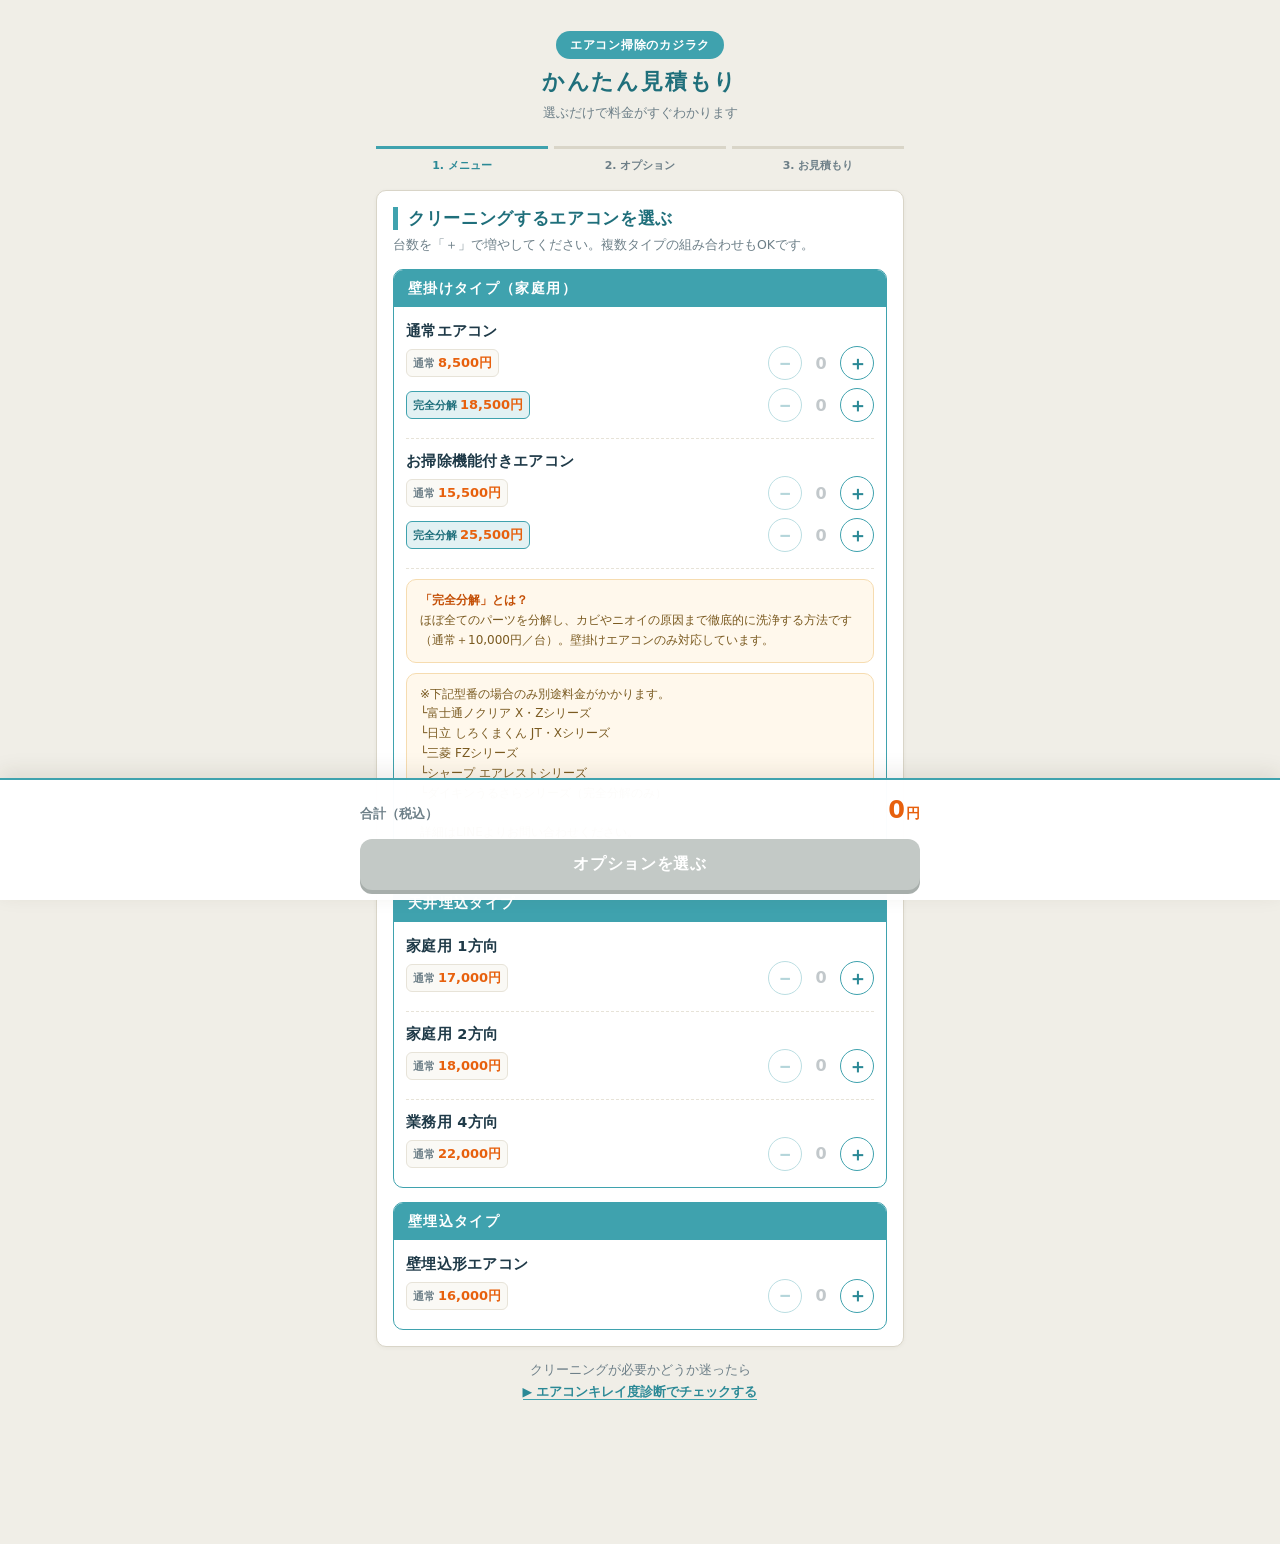
<file: mitumori.html>
<!DOCTYPE html>
<html lang="ja">

<head>
    <meta charset="UTF-8">
    <meta name="viewport" content="width=device-width, initial-scale=1.0">
    <title>エアコンクリーニング かんたん見積もり | カジラク</title>
    <meta name="description" content="メニューと台数を選ぶだけで、エアコンクリーニングの料金がその場でわかる無料の見積もりツールです。">
    <style>
        :root {
            /* カジラクのLINE料金表に合わせた配色 */
            --teal: #3fa2ae;
            /* メイン（青緑） */
            --teal-dark: #2b8996;
            --teal-deep: #1f6f7b;
            --teal-pale: #e2f1f3;
            --orange: #e7600d;
            /* 料金の色 */
            --orange-dark: #c44f06;
            --yellow: #e0c44b;
            --line: #06c755;
            --line-dark: #049640;
            --ink: #1f3a48;
            /* 文字（濃紺グレー） */
            --muted: #6d7f88;
            --border: #d9d5c8;
            /* クリーム系の枠線 */
            --border-soft: #e7e3d8;
            --bg: #f0eee7;
            /* 背景（クリーム） */
            --white: #ffffff;
        }

        * {
            margin: 0;
            padding: 0;
            box-sizing: border-box;
        }

        body {
            font-family: -apple-system, "system-ui", "Hiragino Sans", "Yu Gothic", "Noto Sans JP", sans-serif;
            background: var(--bg);
            color: var(--ink);
            line-height: 1.7;
            -webkit-font-smoothing: antialiased;
        }

        .wrap {
            max-width: 560px;
            margin: 0 auto;
            /* 下部の合計バーに隠れないよう、下に余白を多めに取る */
            padding: 16px 16px 140px;
        }

        /* ── ヘッダー ───────────────── */
        .site-header {
            text-align: center;
            padding: 14px 0 6px;
        }

        .site-header .badge {
            display: inline-block;
            background: var(--teal);
            color: #fff;
            font-size: 12px;
            font-weight: 700;
            padding: 4px 14px;
            border-radius: 999px;
            margin-bottom: 8px;
            letter-spacing: .06em;
        }

        .site-header h1 {
            font-size: 22px;
            color: var(--teal-deep);
            font-weight: 900;
            line-height: 1.4;
            letter-spacing: .08em;
        }

        .site-header p.lead {
            font-size: 13px;
            color: var(--muted);
            margin-top: 4px;
        }

        /* ── ステップ表示 ───────────────── */
        .steps {
            display: flex;
            gap: 6px;
            margin: 16px 0 14px;
        }

        .steps li {
            flex: 1;
            list-style: none;
            text-align: center;
            font-size: 11px;
            font-weight: 700;
            color: var(--muted);
            padding-top: 8px;
            border-top: 3px solid var(--border);
        }

        .steps li.is-active {
            color: var(--teal-dark);
            border-top-color: var(--teal);
        }

        .steps li.is-done {
            color: var(--teal-deep);
            border-top-color: var(--teal-deep);
        }

        /* ── カード ───────────────── */
        .card {
            background: var(--white);
            border: 1px solid var(--border);
            border-radius: 10px;
            padding: 16px;
            margin-bottom: 12px;
            box-shadow: 0 1px 4px rgba(60, 50, 30, .05);
        }

        /* 見出しは料金表と同じ「青緑の帯」風にする */
        h2.sec-title {
            font-size: 16.5px;
            font-weight: 900;
            color: var(--teal-deep);
            margin-bottom: 4px;
            padding-left: 10px;
            border-left: 5px solid var(--teal);
            letter-spacing: .04em;
            line-height: 1.4;
        }

        p.sec-note {
            font-size: 12.5px;
            color: var(--muted);
            margin-bottom: 14px;
        }

        /* ── メニュー1行 ───────────────── */
        .item {
            display: flex;
            align-items: center;
            flex-wrap: wrap;
            gap: 10px;
            padding: 12px 0;
            border-bottom: 1px dashed var(--border-soft);
        }

        /* メニュー1つぶんのブロック（通常／完全分解の2行を縦に持つ） */
        .menu-block {
            display: block;
        }

        .mi-variant {
            display: flex;
            align-items: center;
            justify-content: space-between;
            gap: 10px;
            padding: 4px 0;
        }

        .mi-variant.is-recommended {
            background: #fff8f2;
            border-radius: 6px;
            padding: 4px 6px;
            margin: 0 -6px;
        }

        .mi-left {
            display: flex;
            align-items: center;
            gap: 6px;
            flex-wrap: wrap;
            min-width: 0;
        }

        .item:last-child {
            border-bottom: none;
            padding-bottom: 2px;
        }

        .item-body {
            flex: 1;
            min-width: 0;
        }

        .item-name {
            font-size: 14.5px;
            font-weight: 800;
            color: var(--ink);
            line-height: 1.45;
            letter-spacing: .02em;
        }

        .item-meta {
            font-size: 12px;
            color: var(--muted);
            margin-top: 2px;
        }

        .item-price {
            font-size: 15.5px;
            font-weight: 900;
            color: var(--orange);
        }

        /* 「通常 8,500円」のような料金タグ */
        .pd {
            font-size: 10.5px;
            font-weight: 700;
            color: var(--muted);
            background: #faf9f5;
            border: 1px solid var(--border-soft);
            border-radius: 6px;
            padding: 2px 6px;
            display: inline-flex;
            align-items: baseline;
            gap: 3px;
            white-space: nowrap;
        }

        .pd b {
            font-size: 13px;
            font-weight: 900;
            color: var(--orange);
        }

        .pd-full {
            border-color: var(--teal);
            background: var(--teal-pale);
            color: var(--teal-deep);
        }

        .item-stars {
            color: var(--ink);
            font-size: 11px;
            letter-spacing: 1px;
        }

        /* ── ＋− カウンター ───────────────── */
        .counter {
            display: flex;
            align-items: center;
            gap: 2px;
            flex-shrink: 0;
        }

        .counter button {
            width: 34px;
            height: 34px;
            border-radius: 50%;
            border: 1.5px solid var(--teal);
            background: var(--white);
            color: var(--teal-dark);
            font-size: 19px;
            font-weight: 700;
            line-height: 1;
            cursor: pointer;
            display: flex;
            align-items: center;
            justify-content: center;
            -webkit-tap-highlight-color: transparent;
        }

        .counter button:active {
            transform: scale(.92);
        }

        .counter button:disabled {
            opacity: .35;
            cursor: default;
        }

        .counter .qty {
            width: 34px;
            text-align: center;
            font-size: 16px;
            font-weight: 900;
            color: var(--ink);
        }

        .counter .qty.is-zero {
            color: #c2c8cb;
        }

        /* ── 注記ボックス ───────────────── */
        .note {
            background: #fff8ec;
            border: 1px solid #f6dcb0;
            border-radius: 10px;
            padding: 11px 13px;
            font-size: 12px;
            color: #7a5a20;
            line-height: 1.65;
        }

        .note strong {
            color: var(--orange-dark);
        }

        .note ul {
            margin: 5px 0 0 16px;
        }

        /* ── ボタン ───────────────── */
        .btn {
            display: block;
            width: 100%;
            text-align: center;
            border: none;
            border-radius: 12px;
            padding: 15px 12px;
            font-size: 16px;
            font-weight: 900;
            cursor: pointer;
            text-decoration: none;
            font-family: inherit;
            -webkit-tap-highlight-color: transparent;
        }

        .btn:active {
            transform: scale(.985);
        }

        .btn-primary {
            background: var(--teal);
            color: #fff;
            box-shadow: 0 4px 0 var(--teal-deep);
            letter-spacing: .04em;
        }

        .btn-primary:disabled {
            background: #c3c9c6;
            box-shadow: 0 4px 0 #a7aeab;
            cursor: default;
        }

        .btn-line {
            background: var(--line);
            color: #fff;
            box-shadow: 0 4px 0 var(--line-dark);
        }

        .btn-ghost {
            background: var(--white);
            color: var(--teal-deep);
            border: 1.5px solid var(--teal);
            font-size: 14px;
            padding: 12px;
        }

        .btn-row {
            display: flex;
            gap: 8px;
            margin-top: 10px;
        }

        .btn-row .btn {
            margin: 0;
        }

        /* ── 下部固定バー ───────────────── */
        .bar {
            position: fixed;
            left: 0;
            right: 0;
            bottom: 0;
            background: rgba(255, 255, 255, .98);
            border-top: 2px solid var(--teal);
            box-shadow: 0 -6px 20px rgba(60, 50, 30, .10);
            padding: 10px 16px calc(10px + env(safe-area-inset-bottom));
            z-index: 50;
        }

        .bar-inner {
            max-width: 560px;
            margin: 0 auto;
        }

        .bar-total {
            display: flex;
            align-items: baseline;
            justify-content: space-between;
            margin-bottom: 8px;
        }

        .bar-total .label {
            font-size: 12.5px;
            font-weight: 700;
            color: var(--muted);
        }

        .bar-total .amount {
            font-size: 24px;
            font-weight: 900;
            color: var(--orange);
        }

        .bar-total .amount .yen {
            font-size: 14px;
            margin-left: 1px;
        }

        /* ── 結果画面 ───────────────── */
        .result-head {
            text-align: center;
            padding: 6px 0 14px;
        }

        .result-head .amount {
            font-size: 40px;
            font-weight: 900;
            color: var(--orange);
            line-height: 1.1;
        }

        .result-head .amount .yen {
            font-size: 19px;
        }

        .result-head .tax {
            font-size: 12px;
            color: var(--muted);
        }

        .bd-row {
            display: flex;
            justify-content: space-between;
            gap: 10px;
            font-size: 13.5px;
            padding: 7px 0;
            border-bottom: 1px dotted var(--border-soft);
        }

        .bd-row .bd-name {
            color: var(--ink);
        }

        .bd-row .bd-val {
            font-weight: 800;
            white-space: nowrap;
            color: var(--ink);
        }

        .bd-row.is-discount .bd-name,
        .bd-row.is-discount .bd-val {
            color: #1f9d55;
        }

        .bd-row.is-total {
            border-bottom: none;
            border-top: 2px solid var(--teal);
            margin-top: 6px;
            padding-top: 10px;
            font-size: 16px;
            font-weight: 900;
        }

        .bd-group {
            font-size: 12px;
            font-weight: 900;
            color: #fff;
            background: var(--teal);
            display: inline-block;
            padding: 2px 10px;
            border-radius: 4px;
            margin: 14px 0 4px;
            letter-spacing: .08em;
        }

        .bd-group:first-child {
            margin-top: 0;
        }

        /* タイプごとの枠（LINEの料金表と同じ「見出し帯つきの箱」） */
        .menu-group-box {
            border: 1.5px solid var(--teal);
            border-radius: 10px;
            overflow: hidden;
            margin-bottom: 14px;
            background: var(--white);
        }

        .menu-group-box:last-child {
            margin-bottom: 0;
        }

        .menu-group-head {
            background: var(--teal);
            color: #fff;
            font-size: 13.5px;
            font-weight: 900;
            padding: 7px 14px;
            letter-spacing: .1em;
        }

        .menu-group-body {
            padding: 2px 12px 10px;
        }

        .hidden {
            display: none !important;
        }

        /* ── 診断結果の引き継ぎ表示 ───────────────── */
        .shindan-banner {
            background: var(--teal-pale);
            border: 1px solid var(--teal);
        }

        .sb-head {
            display: flex;
            align-items: center;
            gap: 8px;
            margin-bottom: 6px;
            flex-wrap: wrap;
        }

        .sb-badge {
            background: var(--teal);
            color: #fff;
            font-size: 11px;
            font-weight: 900;
            padding: 2px 10px;
            border-radius: 4px;
            letter-spacing: .08em;
        }

        .sb-score {
            font-size: 13px;
            font-weight: 700;
            color: var(--teal-deep);
        }

        .sb-score strong {
            font-size: 20px;
            font-weight: 900;
            color: var(--orange);
        }

        .sb-text {
            font-size: 13px;
            line-height: 1.65;
            color: var(--ink);
        }

        /* オプションの「診断おすすめ」バッジ */
        .rec-badge {
            display: inline-block;
            background: var(--orange);
            color: #fff;
            font-size: 10.5px;
            font-weight: 900;
            padding: 1px 8px;
            border-radius: 4px;
            margin-left: 6px;
            vertical-align: 2px;
            letter-spacing: .04em;
        }

        .item.is-recommended {
            background: #fff8f2;
            margin: 0 -8px;
            padding-left: 8px;
            padding-right: 8px;
            border-radius: 6px;
        }

        /* 見積もり結果から診断結果へ戻るリンク */
        .back-shindan {
            text-align: center;
            margin-top: 12px;
            font-size: 13px;
        }

        .back-shindan a {
            color: var(--muted);
            font-weight: 700;
            text-decoration: none;
            border-bottom: 1px solid var(--border);
            padding-bottom: 1px;
        }

        /* 診断ページへの誘導 */
        .shindan-link {
            text-align: center;
            font-size: 12.5px;
            color: var(--muted);
            line-height: 1.8;
            margin-top: 2px;
        }

        .shindan-link a {
            color: var(--teal-dark);
            font-weight: 700;
            text-decoration: none;
            border-bottom: 1px solid var(--teal);
        }

        .disclaimer {
            font-size: 11.5px;
            color: var(--muted);
            line-height: 1.7;
            margin-top: 14px;
        }
    </style>
</head>

<body>
    <div class="wrap">
        <header class="site-header">
            <span class="badge">エアコン掃除のカジラク</span>
            <h1>かんたん見積もり</h1>
            <p class="lead">選ぶだけで料金がすぐわかります</p>
        </header>

        <ol class="steps" id="steps">
            <li data-step="1" class="is-active">1. メニュー</li>
            <li data-step="2">2. オプション</li>
            <li data-step="3">3. お見積もり</li>
        </ol>

        <!-- ── ステップ1：メニュー ───────────────── -->
        <section id="screen-1">
            <!-- 診断ページから来た場合だけ表示される -->
            <div class="card shindan-banner hidden" id="shindan-banner">
                <div class="sb-head">
                    <span class="sb-badge">診断結果</span>
                    <span class="sb-score">キレイ度 <strong id="sb-score">-</strong>%</span>
                </div>
                <p class="sb-text" id="sb-text"></p>
            </div>

            <div class="card">
                <h2 class="sec-title">クリーニングするエアコンを選ぶ</h2>
                <p class="sec-note">台数を「＋」で増やしてください。複数タイプの組み合わせもOKです。</p>
                <div id="menu-list"></div>
            </div>

            <!-- 診断ページから来た場合は非表示にする -->
            <p class="shindan-link" id="shindan-link-wrap">
                クリーニングが必要かどうか迷ったら<br>
                <a href="#" id="shindan-link">▶ エアコンキレイ度診断でチェックする</a>
            </p>
        </section>

        <!-- ── ステップ2：オプション ───────────────── -->
        <section id="screen-2" class="hidden">
            <div class="card">
                <h2 class="sec-title">オプションを選ぶ</h2>
                <p class="sec-note">つけなくてもOKです。台数分まで選べます。</p>
                <div id="option-list"></div>
            </div>

            <!-- 洗濯機・水回りへの取りこぼし防止の案内 -->
            <div class="card">
                <h2 class="sec-title">洗濯機・水回りもご希望の方はこちら</h2>
                <p class="sec-note">エアコンと同じ日にまとめてお掃除もできます。お気軽にお見積もりください。</p>
                <a class="btn btn-ghost cross-link" href="sentaku-mitumori.html?from=aircon" style="margin-bottom:8px">🌀 洗濯機クリーニングの見積もりを見る</a>
                <a class="btn btn-ghost cross-link" href="mizumawari-mitumori.html?from=aircon">🛁 水回りクリーニングの見積もりを見る</a>
            </div>
        </section>

        <!-- ── ステップ3：見積もり結果 ───────────────── -->
        <section id="screen-3" class="hidden">
            <div class="card">
                <div class="result-head">
                    <p class="sec-note" style="margin-bottom:2px">お見積もり金額（概算）</p>
                    <div class="amount"><span id="result-amount">0</span><span class="yen">円</span></div>
                    <p class="tax">税込</p>
                </div>
                <div id="breakdown"></div>
            </div>

            <!-- 洗濯機・水回りの見積もりも見た場合だけ表示される合計カード -->
            <div class="card hidden" id="combined-card">
                <h2 class="sec-title">ほかの見積もりとあわせた合計</h2>
                <p class="sec-note">このブラウザで見積もった内容をあわせた金額です。</p>
                <div id="combined-breakdown"></div>
            </div>

            <div class="card">
                <h2 class="sec-title">ご相談・ご予約はLINEで</h2>
                <p class="sec-note">この画面のスクリーンショットを添えてお送りいただくと、やり取りがスムーズです。</p>
                <a class="btn btn-line" href="https://lin.ee/SBZtDhQ" target="_blank" rel="noopener">LINEで相談・予約する</a>
                <div class="btn-row">
                    <button class="btn btn-ghost" id="btn-restart">やり直す</button>
                </div>
                <!-- 診断ページから来た場合だけ表示する -->
                <p class="back-shindan hidden" id="back-shindan-wrap">
                    <a href="#" id="btn-back-shindan">← 診断結果に戻る</a>
                </p>
            </div>

            <p class="disclaimer">
                ※ 表示金額は税込の概算です。機種・設置状況により、当日までに金額が変わる場合があります。<br>
                ※ 有料駐車場をご利用いただく場合は、実費のご負担をお願いしております。<br>
                ※ 正式なお見積もりは、ご予約後の確認をもってご案内いたします。
            </p>
        </section>
    </div>

    <!-- ── 下部固定バー ───────────────── -->
    <div class="bar" id="bar">
        <div class="bar-inner">
            <div class="bar-total">
                <span class="label" id="bar-label">合計（税込）</span>
                <span class="amount"><span id="bar-amount">0</span><span class="yen">円</span></span>
            </div>
            <div class="btn-row" style="margin-top:0">
                <button class="btn btn-ghost hidden" id="btn-back" style="flex:0 0 90px">戻る</button>
                <button class="btn btn-primary" id="btn-next" disabled>オプションを選ぶ</button>
            </div>
            <!-- 診断ページから来た場合だけ表示する -->
            <p class="back-shindan hidden" id="bar-back-shindan-wrap" style="margin-top:8px">
                <a href="#" id="bar-btn-back-shindan">← 診断結果に戻る</a>
            </p>
        </div>
    </div>

    <script>
        'use strict';

        /* ===================================================================
         * 【料金設定】金額を変えるときは、この中の数字だけ書き換えてください。
         * price … 1台あたりの料金（税込・円）
         * hours … 作業時間の目安 [最短, 最長]（時間）※現在は画面に表示していません
         * =================================================================== */
        var PRICING = {
            // キレイ度診断ページのURL（同じ場所に置く場合はこのままでOK）
            shindanUrl: 'shindan.html',

            // 2台目以降の割引額（1台につき）。割引をやめる場合は 0 にしてください。
            multiUnitDiscount: 500,

            // 完全分解洗浄の追加料金（1台につき）
            fullExtra: 10000,

            // name … 選択画面での表示名（グループ見出しと組み合わせて読む短い名前）
            // longName … 見積もり内訳での表示名（単体で読んでも分かる正式名）
            // full … 完全分解に対応しているか（壁掛けエアコンのみ true）
            menus: [
                { id: 'wall_normal', name: '通常エアコン', longName: '壁掛け 通常エアコン', group: '壁掛けタイプ（家庭用）', full: true, price: 8500, hours: [1, 1.5] },
                { id: 'wall_auto', name: 'お掃除機能付きエアコン', longName: '壁掛け お掃除機能付きエアコン', group: '壁掛けタイプ（家庭用）', full: true, price: 15500, hours: [1.5, 2] },
                { id: 'ceiling_1', name: '家庭用 1方向', longName: '家庭用 天井埋込 1方向エアコン', group: '天井埋込タイプ', full: false, price: 17000, hours: [1.5, 2.5] },
                { id: 'ceiling_2', name: '家庭用 2方向', longName: '家庭用 天井埋込 2方向エアコン', group: '天井埋込タイプ', full: false, price: 18000, hours: [1.5, 2.5] },
                { id: 'ceiling_4', name: '業務用 4方向', longName: '業務用 天井埋込 4方向エアコン', group: '天井埋込タイプ', full: false, price: 22000, hours: [2.5, 3.5] },
                { id: 'wall_in', name: '壁埋込形エアコン', longName: '壁埋込形エアコン', group: '壁埋込タイプ', full: false, price: 16000, hours: [1.5, 2] }
            ],

            // ※完全分解洗浄はオプションではなく、メニュー画面の「完全分解」の行で選ぶ方式
            options: [
                { id: 'mold', name: '防カビ抗菌コーティング', price: 3000, stars: 5, desc: 'クリーニングの効果を長持ちさせます' },
                // includedInFull … 完全分解に含まれる作業なので、完全分解を選んだ台数分は選べないようにする
                { id: 'drainpan', name: 'ドレンパン分解洗浄', price: 4000, stars: 5, includedInFull: true, desc: '水漏れ・カビのニオイを極力解消したい方に' },
                { id: 'drainhose', name: 'ドレンホース洗浄', price: 3000, stars: 5, desc: '水漏れなどを防ぎやすくします' },
                { id: 'outdoor', name: '室外機洗浄', price: 3000, stars: 3, desc: '電気効率が良くなり、冷房の効きや電気代削減につながります' },
                { id: 'cap', name: '防虫キャップ', price: 1000, stars: 3, desc: '虫の出入りを防ぎます' }
            ]
        };

        /* ===================================================================
         * ここから下は、通常の運用では触る必要はありません。
         * =================================================================== */

        var state = {
            step: 1,
            menuQty: {},   // { メニューid: 台数 }
            optionQty: {}, // { オプションid: 個数 }
            shindan: null  // 診断ページから引き継いだ結果
        };

        var $ = function (id) { return document.getElementById(id); };
        var yen = function (n) { return n.toLocaleString('ja-JP'); };

        /* ── 診断ページからの引き継ぎ ─────────────────
         * 診断ページから ?clean=47&rec=full の形で結果を受け取る。
         *   clean … キレイ度（％）
         *   rec   … full  = 完全分解クリーニングがおすすめ
         *           soon  = そろそろクリーニングがおすすめ
         *           none  = 今すぐは必須ではない
         * 診断を通らず直接開いた場合は、何も表示しない。
         * ───────────────────────────────────────── */
        var SHINDAN_MESSAGES = {
            full: {
                // キレイ度が高めでも「黒い点が見える」等で完全分解をすすめる場合があるため、
                // 汚れ具合を断定せず、おすすめ内容を伝える文言にしている
                text: '診断の結果、奥まで洗浄できる「完全分解」がおすすめです。通常のクリーニングでは落としきれない、カビやニオイの原因まで取り除けます。',
                options: []
            },
            soon: {
                text: 'そろそろクリーニングの検討時期です。大きな症状が出る前のお掃除が、費用も時間も一番おトクです。',
                options: []
            },
            none: {
                text: '今すぐのクリーニングは必須ではなさそうです。良い状態をキープするために、2年に1度を目安にした分解洗浄がおすすめです。',
                options: []
            }
        };

        function readShindanResult() {
            var params = new URLSearchParams(window.location.search);
            var rec = params.get('rec');
            var clean = parseInt(params.get('clean'), 10);

            if (!SHINDAN_MESSAGES[rec]) return null;

            return {
                rec: rec,
                clean: (isNaN(clean) || clean < 0 || clean > 100) ? null : clean,
                message: SHINDAN_MESSAGES[rec].text,
                recommendedOptions: SHINDAN_MESSAGES[rec].options
            };
        }

        function isRecommended(optionId) {
            return !!(state.shindan && state.shindan.recommendedOptions.indexOf(optionId) !== -1);
        }

        function setupShindan() {
            $('shindan-link').href = PRICING.shindanUrl;
            // URLに診断結果がなくても、復元した診断結果があればそれを使う
            state.shindan = readShindanResult() || state.shindan;
            if (!state.shindan) return;

            // 診断から来た人には、診断への誘導リンクは出さず、かわりに戻るリンクを出す
            $('shindan-link-wrap').classList.add('hidden');
            $('back-shindan-wrap').classList.remove('hidden');
            // restore=1 を付けると、診断ページが直前の結果をそのまま出し直してくれる
            // （ブラウザの「戻る」だと、端末によっては最初からやり直しになってしまうため）
            $('btn-back-shindan').href = PRICING.shindanUrl + '?restore=1';
            // 下部固定バーにも同じ戻るリンクを出す（どのステップからでも診断結果へ戻れるように）
            $('bar-back-shindan-wrap').classList.remove('hidden');
            $('bar-btn-back-shindan').href = PRICING.shindanUrl + '?restore=1';

            var banner = $('shindan-banner');
            banner.classList.remove('hidden');
            $('sb-text').textContent = state.shindan.message;

            if (state.shindan.clean === null) {
                // キレイ度が渡ってこなかった場合は数値部分を隠す
                $('sb-score').parentNode.style.display = 'none';
            } else {
                $('sb-score').textContent = state.shindan.clean;
            }
        }

        /* ── 集計 ───────────────── */

        // 完全分解の台数は「メニューid + '__full'」のキーで数える
        function fullKey(id) { return id + '__full'; }

        // 選択中の合計台数（通常＋完全分解）
        function totalUnits() {
            var n = 0;
            PRICING.menus.forEach(function (m) {
                n += (state.menuQty[m.id] || 0) + (state.menuQty[fullKey(m.id)] || 0);
            });
            return n;
        }

        // 通常クリーニングで選んだ台数（完全分解を除く）
        function normalUnits() {
            var n = 0;
            PRICING.menus.forEach(function (m) { n += (state.menuQty[m.id] || 0); });
            return n;
        }

        // そのオプションを付けられる上限台数
        // 完全分解にすでに含まれる作業は、通常クリーニングの台数までしか選べない
        function optionCap(o) {
            return o.includedInFull ? normalUnits() : totalUnits();
        }

        // 金額を計算して内訳つきで返す
        function calc() {
            var menuLines = [], optionLines = [], subtotal = 0;

            PRICING.menus.forEach(function (m) {
                var qn = state.menuQty[m.id] || 0;
                var qf = state.menuQty[fullKey(m.id)] || 0;
                if (qn) {
                    subtotal += m.price * qn;
                    menuLines.push({ name: (m.longName || m.name), qty: qn, unit: '台', amount: m.price * qn });
                }
                if (qf) {
                    var fp = m.price + PRICING.fullExtra;
                    subtotal += fp * qf;
                    menuLines.push({ name: (m.longName || m.name) + '（完全分解）', qty: qf, unit: '台', amount: fp * qf });
                }
            });

            PRICING.options.forEach(function (o) {
                var q = state.optionQty[o.id] || 0;
                if (!q) return;
                var amount = o.price * q;
                subtotal += amount;
                optionLines.push({ name: o.name, qty: q, unit: '台分', amount: amount });
            });

            // 2台目以降の割引（オプションは対象外）
            var units = totalUnits();
            var discount = units > 1 ? (units - 1) * PRICING.multiUnitDiscount : 0;

            return {
                menuLines: menuLines,
                optionLines: optionLines,
                subtotal: subtotal,
                discount: discount,
                discountUnits: units > 1 ? units - 1 : 0,
                total: Math.max(0, subtotal - discount),
                units: units
            };
        }

        /* ── 画面の組み立て ───────────────── */

        function stars(n) {
            return '★★★★★'.slice(0, n) + '☆☆☆☆☆'.slice(0, 5 - n);
        }

        // 「通常 8,500円」のような料金タグを1つ作る
        function buildPriceTag(label, price, cls) {
            var tag = document.createElement('span');
            tag.className = 'pd' + (cls ? ' ' + cls : '');
            tag.appendChild(document.createTextNode(label));
            var b = document.createElement('b');
            b.textContent = yen(price) + '円';
            tag.appendChild(b);
            return tag;
        }

        // ＋− のカウンターを作る（key は menuQty / optionQty のキー）
        function makeCounter(kind, key, label, q, plusDisabled) {
            var counter = document.createElement('div');
            counter.className = 'counter';

            var minus = document.createElement('button');
            minus.type = 'button';
            minus.textContent = '−';
            minus.setAttribute('aria-label', label + 'を減らす');
            minus.disabled = q <= 0;
            minus.addEventListener('click', function () { changeQty(kind, key, -1); });

            var qty = document.createElement('span');
            qty.className = 'qty' + (q ? '' : ' is-zero');
            qty.textContent = q;

            var plus = document.createElement('button');
            plus.type = 'button';
            plus.textContent = '＋';
            plus.setAttribute('aria-label', label + 'を増やす');
            plus.disabled = !!plusDisabled;
            plus.addEventListener('click', function () { changeQty(kind, key, 1); });

            counter.appendChild(minus);
            counter.appendChild(qty);
            counter.appendChild(plus);
            return counter;
        }

        // メニュー1つぶんのブロック（通常／完全分解の2行それぞれにカウンター付き）
        function buildMenuBlock(m) {
            var block = document.createElement('div');
            block.className = 'item menu-block';

            var name = document.createElement('div');
            name.className = 'item-name';
            name.textContent = m.name;
            block.appendChild(name);

            block.appendChild(buildVariantRow(m, false));
            // 完全分解は対応メニュー（壁掛けエアコン）だけに出す
            if (m.full) block.appendChild(buildVariantRow(m, true));

            return block;
        }

        // 「通常」または「完全分解」の1行（料金タグ＋カウンター）
        function buildVariantRow(m, isFull) {
            var key = isFull ? fullKey(m.id) : m.id;
            var price = isFull ? m.price + PRICING.fullExtra : m.price;
            var q = state.menuQty[key] || 0;

            var row = document.createElement('div');
            row.className = 'mi-variant';

            var left = document.createElement('div');
            left.className = 'mi-left';
            left.appendChild(buildPriceTag(isFull ? '完全分解' : '通常', price, isFull ? 'pd-full' : ''));

            // 診断で完全分解おすすめの人には、完全分解の行にバッジを付ける
            if (isFull && state.shindan && state.shindan.rec === 'full') {
                var rec = document.createElement('span');
                rec.className = 'rec-badge';
                rec.textContent = '診断おすすめ';
                left.appendChild(rec);
                row.classList.add('is-recommended');
            }

            row.appendChild(left);
            row.appendChild(makeCounter('menu', key, m.name + (isFull ? '（完全分解）' : '（通常）'), q, false));
            return row;
        }

        // オプション1行ぶん
        function buildRow(item, kind) {
            var q = state.optionQty[item.id] || 0;

            var row = document.createElement('div');
            row.className = 'item';

            var body = document.createElement('div');
            body.className = 'item-body';

            var name = document.createElement('div');
            name.className = 'item-name';
            name.textContent = item.name;
            if (isRecommended(item.id)) {
                row.classList.add('is-recommended');
                var rec = document.createElement('span');
                rec.className = 'rec-badge';
                rec.textContent = '診断おすすめ';
                name.appendChild(rec);
            }
            body.appendChild(name);

            var meta = document.createElement('div');
            meta.className = 'item-meta';
            var price = document.createElement('span');
            price.className = 'item-price';
            price.textContent = yen(item.price) + '円';
            meta.appendChild(price);
            meta.appendChild(document.createTextNode('／台　'));
            var st = document.createElement('span');
            st.className = 'item-stars';
            st.textContent = stars(item.stars);
            meta.appendChild(st);
            body.appendChild(meta);

            if (item.desc) {
                var desc = document.createElement('div');
                desc.className = 'item-meta';
                desc.textContent = item.desc;
                body.appendChild(desc);
            }

            row.appendChild(body);
            // オプションは選んだ台数分までしか付けられない
            row.appendChild(makeCounter('option', item.id, item.name, q, q >= optionCap(item)));

            return row;
        }

        function renderMenus() {
            var list = $('menu-list');
            list.textContent = '';
            var body = null, lastGroup = null, fullNoteTarget = null;
            PRICING.menus.forEach(function (m) {
                // タイプごとに「見出し帯つきの枠」で囲んで、ブロックの区切りをはっきりさせる
                if (m.group !== lastGroup) {
                    var box = document.createElement('div');
                    box.className = 'menu-group-box';
                    var head = document.createElement('div');
                    head.className = 'menu-group-head';
                    head.textContent = m.group;
                    box.appendChild(head);
                    body = document.createElement('div');
                    body.className = 'menu-group-body';
                    box.appendChild(body);
                    list.appendChild(box);
                    lastGroup = m.group;
                }
                body.appendChild(buildMenuBlock(m));
                // 完全分解に対応しているグループ（壁掛け）に説明を出す
                if (m.full) fullNoteTarget = body;
            });

            if (fullNoteTarget) {
                var note = document.createElement('div');
                note.className = 'note';
                note.style.margin = '10px 0 4px';
                note.innerHTML = '<strong>「完全分解」とは？</strong><br>ほぼ全てのパーツを分解し、カビやニオイの原因まで徹底的に洗浄する方法です（通常＋10,000円／台）。壁掛けエアコンのみ対応しています。';
                fullNoteTarget.appendChild(note);

                // 別途料金がかかる型番の案内
                var models = document.createElement('div');
                models.className = 'note';
                models.style.margin = '10px 0 4px';
                models.innerHTML = '※下記型番の場合のみ別途料金がかかります。<br>'
                    + '└富士通ノクリア X・Zシリーズ<br>'
                    + '└日立 しろくまくん JT・Xシリーズ<br>'
                    + '└三菱 FZシリーズ<br>'
                    + '└シャープ エアレストシリーズ<br>'
                    + '└ダイキンうるさらシリーズ（完全分解のみ）<br><br>'
                    + '詳細はLINEよりお問い合わせください。';
                fullNoteTarget.appendChild(models);
            }
        }

        function renderOptions() {
            var list = $('option-list');
            list.textContent = '';

            PRICING.options.forEach(function (o) {
                // 付けられる台数が0のオプションは出さない
                // （例：全台を完全分解にした場合のドレンパン分解洗浄）
                if (optionCap(o) === 0) return;
                list.appendChild(buildRow(o, 'option'));
            });
        }

        function changeQty(kind, id, delta) {
            var store = kind === 'menu' ? state.menuQty : state.optionQty;
            var next = (store[id] || 0) + delta;
            if (next < 0) next = 0;

            if (kind === 'option') {
                // オプションは付けられる上限台数を超えないようにする
                var opt = findOption(id);
                var cap = opt ? optionCap(opt) : totalUnits();
                if (next > cap) next = cap;
            }
            store[id] = next;

            if (kind === 'menu') {
                renderMenus();
                clampOptions(); // 台数を減らしたらオプションも上限に合わせる
            } else {
                renderOptions();
            }
            updateBar();
        }

        function findOption(id) {
            for (var i = 0; i < PRICING.options.length; i++) {
                if (PRICING.options[i].id === id) return PRICING.options[i];
            }
            return null;
        }

        // 台数や内訳を変えたときに、オプション数が上限を超えないよう調整する
        function clampOptions() {
            var changed = false;
            PRICING.options.forEach(function (o) {
                var cap = optionCap(o);
                if ((state.optionQty[o.id] || 0) > cap) { state.optionQty[o.id] = cap; changed = true; }
            });
            if (changed && state.step === 2) renderOptions();
        }

        /* ── 下部バーとステップ移動 ───────────────── */

        function updateBar() {
            var r = calc();
            $('bar-amount').textContent = yen(r.total);

            var next = $('btn-next');
            if (state.step === 1) {
                next.textContent = 'オプションを選ぶ';
                next.disabled = r.units === 0;
                $('btn-back').classList.add('hidden');
                $('bar-label').textContent = r.units ? ('合計（税込）／ ' + r.units + '台') : '合計（税込）';
            } else if (state.step === 2) {
                next.textContent = 'お見積もりを見る';
                next.disabled = false;
                $('btn-back').classList.remove('hidden');
                $('bar-label').textContent = '合計（税込）／ ' + r.units + '台';
            }
        }

        function goStep(n) {
            state.step = n;

            [1, 2, 3].forEach(function (i) {
                $('screen-' + i).classList.toggle('hidden', i !== n);
            });

            Array.prototype.forEach.call($('steps').children, function (li) {
                var s = Number(li.dataset.step);
                li.classList.toggle('is-active', s === n);
                li.classList.toggle('is-done', s < n);
            });

            // 結果画面では下部バーを隠す
            $('bar').classList.toggle('hidden', n === 3);

            // 上限を超えた分を先に整えてから描き直す
            clampOptions();
            if (n === 2) renderOptions();
            if (n === 3) renderResult();
            updateBar();
            window.scrollTo(0, 0);
        }

        /* ── 結果画面 ───────────────── */

        function addRow(parent, name, val, cls) {
            var row = document.createElement('div');
            row.className = 'bd-row' + (cls ? ' ' + cls : '');
            var a = document.createElement('span');
            a.className = 'bd-name';
            a.textContent = name;
            var b = document.createElement('span');
            b.className = 'bd-val';
            b.textContent = val;
            row.appendChild(a);
            row.appendChild(b);
            parent.appendChild(row);
            return row;
        }

        function addGroup(parent, label) {
            var g = document.createElement('div');
            g.className = 'bd-group';
            g.textContent = label;
            parent.appendChild(g);
        }

        function renderResult() {
            var r = calc();
            $('result-amount').textContent = yen(r.total);

            var bd = $('breakdown');
            bd.textContent = '';

            addGroup(bd, 'クリーニング');
            r.menuLines.forEach(function (l) {
                addRow(bd, l.name + ' × ' + l.qty + l.unit, yen(l.amount) + '円');
            });

            if (r.optionLines.length) {
                addGroup(bd, 'オプション');
                r.optionLines.forEach(function (l) {
                    addRow(bd, l.name + ' × ' + l.qty + l.unit, yen(l.amount) + '円');
                });
            }

            if (r.discount > 0) {
                addGroup(bd, '割引');
                addRow(bd, '複数台割引（2台目以降 ' + r.discountUnits + '台分）',
                    '−' + yen(r.discount) + '円', 'is-discount');
            }

            addRow(bd, '合計（税込）', yen(r.total) + '円', 'is-total');

            // この見積もりを「合計」用に記憶して、合計カードを更新する
            saveToCart(r.total, r.total);
            renderCombinedTotal();
        }

        /* ── 3つの見積もりの合計 ─────────────────
         * エアコン・洗濯機・水回りの各見積もりページが、結果画面を出した
         * タイミングで自分の金額を記憶する（sessionStorage。タブを閉じれば消える）。
         * 2つ以上たまったら、結果画面に「あわせた合計」カードを表示する。
         * ───────────────────────────────────────── */
        var CART_KEY = 'kajiraku-cart';
        var CART_CATEGORY = 'aircon';
        var CART_LABELS = { aircon: 'エアコンクリーニング', sentaku: '洗濯機クリーニング', mizumawari: '水回りクリーニング' };
        var CART_ORDER = ['aircon', 'sentaku', 'mizumawari'];

        function readCart() {
            try { return JSON.parse(sessionStorage.getItem(CART_KEY)) || {}; }
            catch (e) { return {}; }
        }

        // min と max で金額を記憶する（水回りのセット料金は幅があるため。max が null は「〜」＝上限なし）
        function saveToCart(min, max) {
            var cart = readCart();
            if (min > 0) cart[CART_CATEGORY] = { min: min, max: max };
            else delete cart[CART_CATEGORY];
            try { sessionStorage.setItem(CART_KEY, JSON.stringify(cart)); } catch (e) { }
        }

        function cartYen(min, max) {
            if (max === null) return yen(min) + '円〜';
            if (min === max) return yen(min) + '円';
            return yen(min) + '〜' + yen(max) + '円';
        }

        function renderCombinedTotal() {
            var cart = readCart();
            var cats = CART_ORDER.filter(function (c) { return cart[c]; });
            var card = $('combined-card');

            // 自分の見積もりしかない間は出さない
            if (cats.length < 2) { card.classList.add('hidden'); return; }

            card.classList.remove('hidden');
            var bd = $('combined-breakdown');
            bd.textContent = '';

            var min = 0, max = 0, open = false;
            cats.forEach(function (c) {
                min += cart[c].min;
                if (cart[c].max === null) { open = true; } else { max += cart[c].max; }
                addRow(bd, CART_LABELS[c], cartYen(cart[c].min, cart[c].max));
            });
            addRow(bd, '合計（税込）', cartYen(min, open ? null : max), 'is-total');
        }

        /* ── 洗濯機・水回り見積もりとの行き来 ─────────────────
         * 「洗濯機・水回りもご希望の方はこちら」のボタンを押したときに、
         * いまの選択内容を保存しておく（sessionStorage。タブを閉じれば消える）。
         * 向こうのページの「← エアコン見積もりに戻る」は ?restore=1 付きで
         * このページに戻ってくるので、保存した内容で結果画面を出し直す。
         * ───────────────────────────────────────── */
        var STORAGE_KEY = 'aircon-mitumori-state';

        function saveStateForReturn() {
            try {
                sessionStorage.setItem(STORAGE_KEY, JSON.stringify({
                    menuQty: state.menuQty,
                    optionQty: state.optionQty,
                    shindan: state.shindan,
                    step: state.step // 戻ってきたとき、飛んだときと同じ画面を出すため
                }));
            } catch (e) { /* 保存できない端末でもページ移動自体は続ける */ }
        }

        // ?restore=1 で開かれたら保存した選択内容を読み戻す（成功したら true）
        function restoreState() {
            var params = new URLSearchParams(window.location.search);
            if (params.get('restore') !== '1') return false;

            var raw = null;
            try { raw = sessionStorage.getItem(STORAGE_KEY); } catch (e) { }
            if (!raw) return false;

            try {
                var saved = JSON.parse(raw);
                state.menuQty = saved.menuQty || {};
                state.optionQty = saved.optionQty || {};
                if (saved.shindan) state.shindan = saved.shindan;
                // 飛んだときの画面（2=オプション/3=結果）に戻す。記録がなければ結果画面
                restoredStep = (saved.step === 2 || saved.step === 3) ? saved.step : 3;
                return true;
            } catch (e) {
                return false;
            }
        }
        var restoredStep = 3;

        /* ── 起動 ───────────────── */

        $('btn-next').addEventListener('click', function () {
            goStep(state.step === 1 ? 2 : 3);
        });

        $('btn-back').addEventListener('click', function () {
            goStep(state.step - 1);
        });

        $('btn-restart').addEventListener('click', function () {
            state.menuQty = {};
            state.optionQty = {};
            // やり直したら「合計」用の記憶からも消す
            saveToCart(0, 0);
            renderMenus();
            renderOptions();
            goStep(1);
        });

        Array.prototype.forEach.call(document.querySelectorAll('.cross-link'), function (a) {
            a.addEventListener('click', function () {
                saveStateForReturn();
                // 結果画面まで進んでいなくても、いま選んでいる金額を「合計」用に記憶してから移動する
                var r = calc();
                saveToCart(r.total, r.total);
            });
        });

        var restored = restoreState();
        setupShindan();
        renderMenus();
        if (restored && totalUnits() > 0) {
            // 保存した内容で、飛んだときと同じ画面（オプション or 結果）を出し直す
            goStep(restoredStep);
        } else {
            updateBar();
        }
    </script>
</body>

</html>
</file>
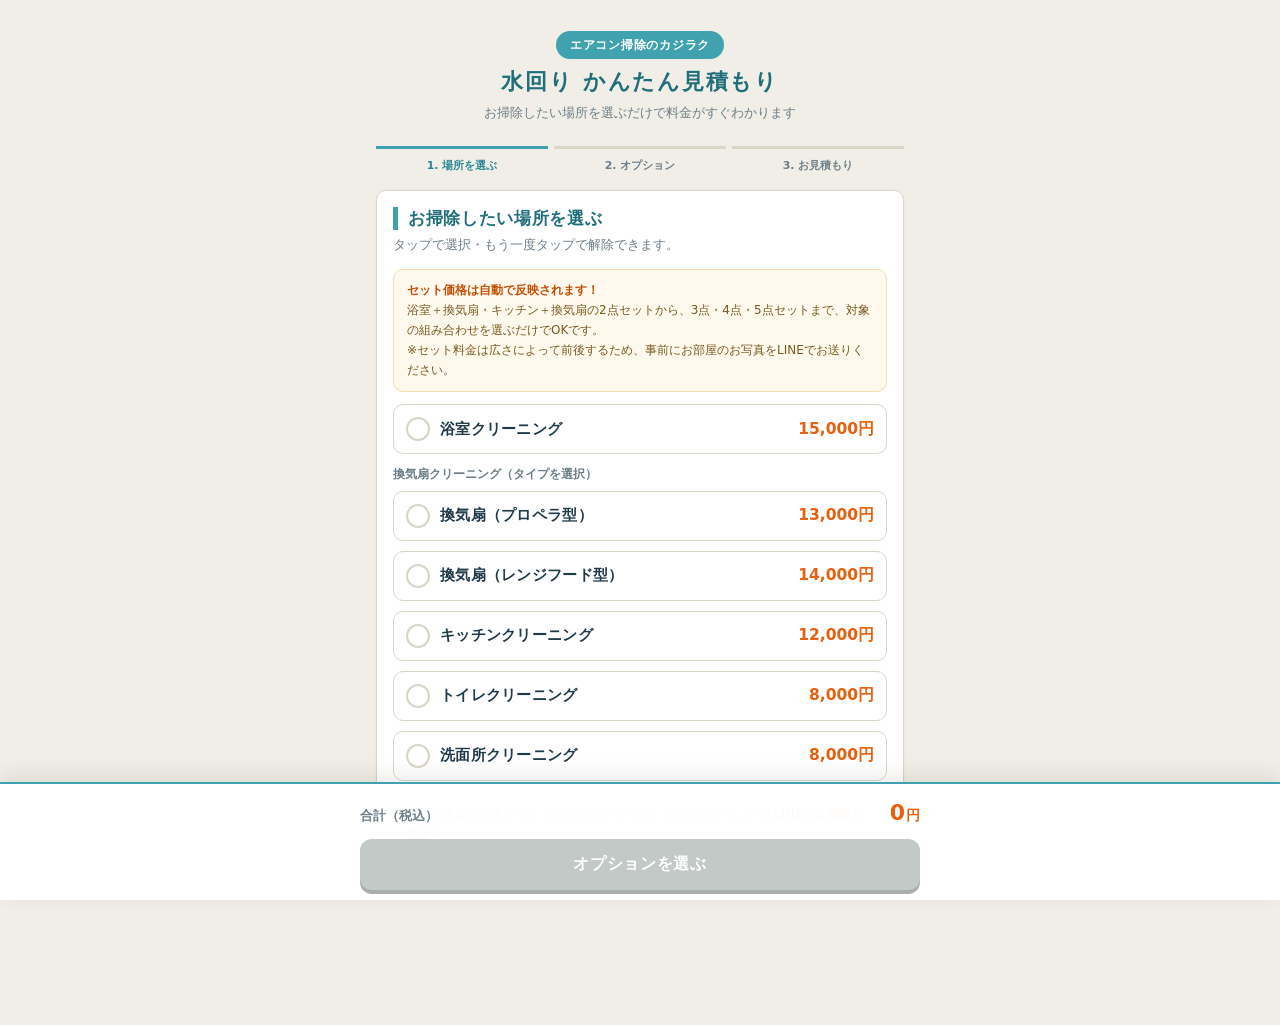
<file: mizumawari-mitumori.html>
<!DOCTYPE html>
<html lang="ja">

<head>
    <meta charset="UTF-8">
    <meta name="viewport" content="width=device-width, initial-scale=1.0">
    <title>水回りクリーニング かんたん見積もり | カジラク</title>
    <meta name="description" content="お掃除したい場所を選ぶだけで、水回りクリーニングの料金がその場でわかる無料の見積もりツールです。">
    <style>
        :root {
            /* カジラクのLINE料金表に合わせた配色（エアコン・洗濯機見積もりと共通） */
            --teal: #3fa2ae;
            /* メイン（青緑） */
            --teal-dark: #2b8996;
            --teal-deep: #1f6f7b;
            --teal-pale: #e2f1f3;
            --orange: #e7600d;
            /* 料金の色 */
            --orange-dark: #c44f06;
            --yellow: #e0c44b;
            --line: #06c755;
            --line-dark: #049640;
            --ink: #1f3a48;
            /* 文字（濃紺グレー） */
            --muted: #6d7f88;
            --border: #d9d5c8;
            /* クリーム系の枠線 */
            --border-soft: #e7e3d8;
            --bg: #f0eee7;
            /* 背景（クリーム） */
            --white: #ffffff;
        }

        * {
            margin: 0;
            padding: 0;
            box-sizing: border-box;
        }

        body {
            font-family: -apple-system, "system-ui", "Hiragino Sans", "Yu Gothic", "Noto Sans JP", sans-serif;
            background: var(--bg);
            color: var(--ink);
            line-height: 1.7;
            -webkit-font-smoothing: antialiased;
        }

        .wrap {
            max-width: 560px;
            margin: 0 auto;
            /* 下部の合計バーに隠れないよう、下に余白を多めに取る */
            padding: 16px 16px 140px;
        }

        /* ── ヘッダー ───────────────── */
        .site-header {
            text-align: center;
            padding: 14px 0 6px;
        }

        .site-header .badge {
            display: inline-block;
            background: var(--teal);
            color: #fff;
            font-size: 12px;
            font-weight: 700;
            padding: 4px 14px;
            border-radius: 999px;
            margin-bottom: 8px;
            letter-spacing: .06em;
        }

        .site-header h1 {
            font-size: 22px;
            color: var(--teal-deep);
            font-weight: 900;
            line-height: 1.4;
            letter-spacing: .08em;
        }

        .site-header p.lead {
            font-size: 13px;
            color: var(--muted);
            margin-top: 4px;
        }

        /* ── ステップ表示 ───────────────── */
        .steps {
            display: flex;
            gap: 6px;
            margin: 16px 0 14px;
        }

        .steps li {
            flex: 1;
            list-style: none;
            text-align: center;
            font-size: 11px;
            font-weight: 700;
            color: var(--muted);
            padding-top: 8px;
            border-top: 3px solid var(--border);
        }

        .steps li.is-active {
            color: var(--teal-dark);
            border-top-color: var(--teal);
        }

        .steps li.is-done {
            color: var(--teal-deep);
            border-top-color: var(--teal-deep);
        }

        /* ── カード ───────────────── */
        .card {
            background: var(--white);
            border: 1px solid var(--border);
            border-radius: 10px;
            padding: 16px;
            margin-bottom: 12px;
            box-shadow: 0 1px 4px rgba(60, 50, 30, .05);
        }

        /* 見出しは料金表と同じ「青緑の帯」風にする */
        h2.sec-title {
            font-size: 16.5px;
            font-weight: 900;
            color: var(--teal-deep);
            margin-bottom: 4px;
            padding-left: 10px;
            border-left: 5px solid var(--teal);
            letter-spacing: .04em;
            line-height: 1.4;
        }

        p.sec-note {
            font-size: 12.5px;
            color: var(--muted);
            margin-bottom: 14px;
        }

        /* ── 場所・オプションの選択行（タップで選ぶ／外す） ───────────────── */
        .place-row {
            display: flex;
            align-items: center;
            gap: 10px;
            width: 100%;
            text-align: left;
            background: var(--white);
            border: 1.5px solid var(--border);
            border-radius: 10px;
            padding: 12px;
            margin-bottom: 10px;
            cursor: pointer;
            font-family: inherit;
            -webkit-tap-highlight-color: transparent;
        }

        .place-row:active {
            transform: scale(.985);
        }

        .place-row.is-on {
            border-color: var(--teal);
            background: var(--teal-pale);
        }

        /* 丸いチェックマーク */
        .chk {
            flex-shrink: 0;
            width: 24px;
            height: 24px;
            border-radius: 50%;
            border: 2px solid var(--border);
            background: var(--white);
            position: relative;
        }

        .place-row.is-on .chk {
            border-color: var(--teal);
            background: var(--teal);
        }

        .place-row.is-on .chk::after {
            content: '';
            position: absolute;
            left: 7px;
            top: 3px;
            width: 5px;
            height: 10px;
            border: solid #fff;
            border-width: 0 2.5px 2.5px 0;
            transform: rotate(45deg);
        }

        .place-body {
            flex: 1;
            min-width: 0;
        }

        .place-name {
            font-size: 14.5px;
            font-weight: 800;
            color: var(--ink);
            line-height: 1.45;
            letter-spacing: .02em;
        }

        .place-meta {
            font-size: 12px;
            color: var(--muted);
            margin-top: 1px;
        }

        .place-price {
            flex-shrink: 0;
            font-size: 15.5px;
            font-weight: 900;
            color: var(--orange);
            white-space: nowrap;
        }

        /* 換気扇のタイプ選択（枠の中に2行） */
        .sub-label {
            font-size: 12px;
            font-weight: 700;
            color: var(--muted);
            margin: 2px 0 6px;
        }

        /* ── 注記ボックス ───────────────── */
        .note {
            background: #fff8ec;
            border: 1px solid #f6dcb0;
            border-radius: 10px;
            padding: 11px 13px;
            font-size: 12px;
            color: #7a5a20;
            line-height: 1.65;
        }

        .note strong {
            color: var(--orange-dark);
        }

        /* セット適用のお知らせ */
        .set-banner {
            background: var(--teal-pale);
            border: 1.5px solid var(--teal);
            border-radius: 10px;
            padding: 10px 13px;
            font-size: 12.5px;
            font-weight: 700;
            color: var(--teal-deep);
            line-height: 1.6;
            margin-bottom: 10px;
        }

        /* ── ボタン ───────────────── */
        .btn {
            display: block;
            width: 100%;
            text-align: center;
            border: none;
            border-radius: 12px;
            padding: 15px 12px;
            font-size: 16px;
            font-weight: 900;
            cursor: pointer;
            text-decoration: none;
            font-family: inherit;
            -webkit-tap-highlight-color: transparent;
        }

        .btn:active {
            transform: scale(.985);
        }

        .btn-primary {
            background: var(--teal);
            color: #fff;
            box-shadow: 0 4px 0 var(--teal-deep);
            letter-spacing: .04em;
        }

        .btn-primary:disabled {
            background: #c3c9c6;
            box-shadow: 0 4px 0 #a7aeab;
            cursor: default;
        }

        .btn-line {
            background: var(--line);
            color: #fff;
            box-shadow: 0 4px 0 var(--line-dark);
        }

        .btn-ghost {
            background: var(--white);
            color: var(--teal-deep);
            border: 1.5px solid var(--teal);
            font-size: 14px;
            padding: 12px;
        }

        .btn-row {
            display: flex;
            gap: 8px;
            margin-top: 10px;
        }

        .btn-row .btn {
            margin: 0;
        }

        /* ── 下部固定バー ───────────────── */
        .bar {
            position: fixed;
            left: 0;
            right: 0;
            bottom: 0;
            background: rgba(255, 255, 255, .98);
            border-top: 2px solid var(--teal);
            box-shadow: 0 -6px 20px rgba(60, 50, 30, .10);
            padding: 10px 16px calc(10px + env(safe-area-inset-bottom));
            z-index: 50;
        }

        .bar-inner {
            max-width: 560px;
            margin: 0 auto;
        }

        .bar-total {
            display: flex;
            align-items: baseline;
            justify-content: space-between;
            margin-bottom: 8px;
        }

        .bar-total .label {
            font-size: 12.5px;
            font-weight: 700;
            color: var(--muted);
        }

        .bar-total .amount {
            font-size: 22px;
            font-weight: 900;
            color: var(--orange);
        }

        .bar-total .amount .yen {
            font-size: 14px;
            margin-left: 1px;
        }

        /* ── 結果画面 ───────────────── */
        .result-head {
            text-align: center;
            padding: 6px 0 14px;
        }

        .result-head .amount {
            font-size: 34px;
            font-weight: 900;
            color: var(--orange);
            line-height: 1.1;
        }

        .result-head .amount .yen {
            font-size: 18px;
        }

        .result-head .tax {
            font-size: 12px;
            color: var(--muted);
        }

        .bd-row {
            display: flex;
            justify-content: space-between;
            gap: 10px;
            font-size: 13.5px;
            padding: 7px 0;
            border-bottom: 1px dotted var(--border-soft);
        }

        .bd-row .bd-name {
            color: var(--ink);
        }

        .bd-row .bd-val {
            font-weight: 800;
            white-space: nowrap;
            color: var(--ink);
        }

        .bd-row.is-total {
            border-bottom: none;
            border-top: 2px solid var(--teal);
            margin-top: 6px;
            padding-top: 10px;
            font-size: 15px;
            font-weight: 900;
        }

        .bd-group {
            font-size: 12px;
            font-weight: 900;
            color: #fff;
            background: var(--teal);
            display: inline-block;
            padding: 2px 10px;
            border-radius: 4px;
            margin: 14px 0 4px;
            letter-spacing: .08em;
        }

        .bd-group:first-child {
            margin-top: 0;
        }

        .hidden {
            display: none !important;
        }

        .disclaimer {
            font-size: 11.5px;
            color: var(--muted);
            line-height: 1.7;
            margin-top: 14px;
        }

        /* エアコン見積もりから来た場合だけ出す戻るリンク */
        .back-aircon {
            text-align: center;
            margin-top: 12px;
            font-size: 13px;
        }

        .back-aircon a {
            color: var(--muted);
            font-weight: 700;
            text-decoration: none;
            border-bottom: 1px solid var(--border);
            padding-bottom: 1px;
        }
    </style>
</head>

<body>
    <div class="wrap">
        <header class="site-header">
            <span class="badge">エアコン掃除のカジラク</span>
            <h1>水回り かんたん見積もり</h1>
            <p class="lead">お掃除したい場所を選ぶだけで料金がすぐわかります</p>
        </header>

        <ol class="steps" id="steps">
            <li data-step="1" class="is-active">1. 場所を選ぶ</li>
            <li data-step="2">2. オプション</li>
            <li data-step="3">3. お見積もり</li>
        </ol>

        <!-- ── ステップ1：場所選び ───────────────── -->
        <section id="screen-1">
            <div class="card">
                <h2 class="sec-title">お掃除したい場所を選ぶ</h2>
                <p class="sec-note">タップで選択・もう一度タップで解除できます。</p>

                <!-- 3か所以上でセット料金になるお知らせ（常時表示） -->
                <div class="note" style="margin-bottom:12px">
                    <strong>セット価格は自動で反映されます！</strong><br>
                    浴室＋換気扇・キッチン＋換気扇の2点セットから、3点・4点・5点セットまで、対象の組み合わせを選ぶだけでOKです。<br>
                    ※セット料金は広さによって前後するため、事前にお部屋のお写真をLINEでお送りください。
                </div>

                <div id="place-list"></div>

                <!-- セットが適用されたらここに表示 -->
                <div class="set-banner hidden" id="set-banner"></div>

                <div class="note" style="margin-top:12px">
                    追い焚き配管洗浄セット（27,000円〜）など、その他のメニューは<strong>LINEでご相談ください</strong>。
                </div>
            </div>
        </section>

        <!-- ── ステップ2：オプション ───────────────── -->
        <section id="screen-2" class="hidden">
            <div class="card">
                <h2 class="sec-title">オプションを選ぶ</h2>
                <p class="sec-note">つけなくてもOKです。タップで選択できます。</p>
                <div id="option-list"></div>
            </div>
        </section>

        <!-- ── ステップ3：見積もり結果 ───────────────── -->
        <section id="screen-3" class="hidden">
            <div class="card">
                <div class="result-head">
                    <p class="sec-note" style="margin-bottom:2px">お見積もり金額（概算）</p>
                    <div class="amount"><span id="result-amount">0</span><span class="yen" id="result-yen">円</span></div>
                    <p class="tax">税込</p>
                </div>
                <div id="breakdown"></div>
                <p class="sec-note" style="margin:10px 0 0">※ 水回りのセット価格は自動で反映されています。</p>
            </div>

            <!-- エアコン・洗濯機の見積もりも見た場合だけ表示される合計カード -->
            <div class="card hidden" id="combined-card">
                <h2 class="sec-title">ほかの見積もりとあわせた合計</h2>
                <p class="sec-note">このブラウザで見積もった内容をあわせた金額です。</p>
                <div id="combined-breakdown"></div>
            </div>

            <div class="card">
                <h2 class="sec-title">ご相談・ご予約はLINEで</h2>
                <p class="sec-note">この画面のスクリーンショットを添えてお送りいただくと、やり取りがスムーズです。</p>
                <a class="btn btn-line" href="https://lin.ee/SBZtDhQ" target="_blank" rel="noopener">LINEで相談・予約する</a>
                <div class="btn-row">
                    <button class="btn btn-ghost" id="btn-restart">やり直す</button>
                </div>
                <!-- エアコン見積もりから来た場合だけ表示する -->
                <p class="back-aircon hidden" id="back-aircon-wrap">
                    <a href="mitumori.html?restore=1" id="btn-back-aircon">← エアコン見積もりに戻る</a>
                </p>
            </div>

            <p class="disclaimer">
                ※ 表示金額は税込の概算です。お部屋の広さ・汚れ具合により、当日までに金額が変わる場合があります。<br>
                ※ セット料金は広さによって前後する可能性があるため、事前にお部屋のお写真をLINEでお送りください。<br>
                ※ 有料駐車場をご利用いただく場合は、実費のご負担をお願いしております。<br>
                ※ 正式なお見積もりは、ご予約後の確認をもってご案内いたします。
            </p>
        </section>
    </div>

    <!-- ── 下部固定バー ───────────────── -->
    <div class="bar" id="bar">
        <div class="bar-inner">
            <div class="bar-total">
                <span class="label" id="bar-label">合計（税込）</span>
                <span class="amount"><span id="bar-amount">0</span><span class="yen" id="bar-yen">円</span></span>
            </div>
            <div class="btn-row" style="margin-top:0">
                <button class="btn btn-ghost hidden" id="btn-back" style="flex:0 0 90px">戻る</button>
                <button class="btn btn-primary" id="btn-next" disabled>オプションを選ぶ</button>
            </div>
            <!-- エアコン見積もりから来た場合だけ表示する -->
            <p class="back-aircon hidden" id="bar-back-aircon-wrap" style="margin-top:8px">
                <a href="mitumori.html?restore=1" id="bar-btn-back-aircon">← エアコン見積もりに戻る</a>
            </p>
        </div>
    </div>

    <script>
        'use strict';

        /* ===================================================================
         * 【料金設定】金額を変えるときは、この中の数字だけ書き換えてください。
         * price … 料金（税込・円）
         * hours … 作業時間の目安（画面の説明文に表示）
         * =================================================================== */
        var PRICING = {
            // 場所ごとの単品料金
            // setKey … セット判定に使う記号（A=浴室 B=換気扇 C=キッチン D=トイレ E=洗面所）
            places: [
                { id: 'bath', setKey: 'A', name: '浴室クリーニング', price: 15000 },
                { id: 'kitchen', setKey: 'C', name: 'キッチンクリーニング', price: 12000 },
                { id: 'toilet', setKey: 'D', name: 'トイレクリーニング', price: 8000 },
                { id: 'senmen', setKey: 'E', name: '洗面所クリーニング', price: 8000 }
            ],

            // 換気扇はタイプによって料金が違う（どちらか1つを選ぶ）
            fan: {
                setKey: 'B',
                label: '換気扇クリーニング（タイプを選択）',
                variants: [
                    { id: 'prop', name: 'プロペラ型', price: 13000 },
                    { id: 'range', name: 'レンジフード型', price: 14000 }
                ]
            },

            // セット料金（広さで前後するため「min〜max」の幅で見せる）
            // max が null のセットは「25,000円〜」のような上限なし表示になる
            // three は「浴室・換気扇・キッチン」の組み合わせのときだけ適用
            // bathFan は「浴室＋換気扇」、kitchenFan は「キッチン＋換気扇」の2点のときだけ適用
            sets: {
                five: { name: '水回り5点セット', min: 47000, max: 50000 },
                four: { name: '水回り4点セット', min: 42000, max: 44000 },
                three: { name: '水回り3点セット（浴室・キッチン・換気扇）', min: 36000, max: 39000 },
                bathFan: { name: '浴室換気扇セット', min: 27000, max: null },
                kitchenFan: { name: 'キッチン換気扇セット', min: 25000, max: null }
            },

            // オプション
            // toiletOnly … トイレを選んだときだけ表示
            options: [
                { id: 'tank', name: 'タンク内清掃', price: 3000, toiletOnly: true, desc: 'トイレタンクの中のカビ・水アカを洗浄します' },
                { id: 'tcoat', name: '便器の汚れ防止コート', price: 2000, toiletOnly: true, desc: '汚れをつきにくくして、キレイが長持ちします' },
                { id: 'tfan', name: 'トイレ換気扇分解洗浄', price: 3000, toiletOnly: true, desc: 'ホコリの詰まった換気扇を分解して洗浄します' },
                { id: 'deo', name: '消臭除菌コート', price: 1000, desc: '気になるニオイ対策に' },
                { id: 'eco', name: 'エコ洗剤使用', price: 1000, desc: '小さなお子さま・ペットのいるご家庭に' },
                { id: 'virus', name: 'ウイルス除菌', price: 1000, desc: '仕上げにウイルス除菌を行います' }
            ]
        };

        /* ===================================================================
         * ここから下は、通常の運用では触る必要はありません。
         * =================================================================== */

        var state = {
            step: 1,
            sel: {},      // { 場所id: true }
            fanType: null, // 'prop' | 'range' | null
            optSel: {}    // { オプションid: true }
        };

        var $ = function (id) { return document.getElementById(id); };
        var yen = function (n) { return n.toLocaleString('ja-JP'); };

        // 金額の表示用（数字部分と「円」部分に分けて返す）
        // max が null … 「25,000」＋「円〜」（上限なしのセット料金）
        // min = max  … 「12,000」＋「円」
        // それ以外   … 「36,000〜39,000」＋「円」
        function fmtAmount(min, max) {
            if (max === null) return { num: yen(min), suffix: '円〜' };
            if (min === max) return { num: yen(min), suffix: '円' };
            return { num: yen(min) + '〜' + yen(max), suffix: '円' };
        }

        // 「36,000〜39,000円」のような1つの文字列がほしいとき用
        function yenText(min, max) {
            var f = fmtAmount(min, max);
            return f.num + f.suffix;
        }

        /* ── 集計 ───────────────── */

        // 選択中の場所（換気扇含む）を配列で返す
        function selectedPlaces() {
            var list = [];
            PRICING.places.forEach(function (p) {
                if (state.sel[p.id]) list.push({ setKey: p.setKey, name: p.name, price: p.price });
            });
            if (state.fanType) {
                PRICING.fan.variants.forEach(function (v) {
                    if (v.id === state.fanType) {
                        list.push({ setKey: PRICING.fan.setKey, name: '換気扇（' + v.name + '）', price: v.price });
                    }
                });
            }
            return list;
        }

        // セットが適用されるか判定する（適用されない場合は null）
        function detectSet(places) {
            var keys = places.map(function (p) { return p.setKey; }).sort().join('');
            if (places.length === 5) return PRICING.sets.five;
            if (places.length === 4) return PRICING.sets.four;
            if (keys === 'ABC') return PRICING.sets.three;
            if (keys === 'AB') return PRICING.sets.bathFan;
            if (keys === 'BC') return PRICING.sets.kitchenFan;
            return null;
        }

        // 金額を計算して内訳つきで返す（セット適用時は min≠max の幅つき金額になる）
        function calc() {
            var places = selectedPlaces();
            var set = detectSet(places);
            var menuLines = [], optionLines = [];
            // openMax … 上限なし（「25,000円〜」表示）のセットが入っているか
            var min = 0, max = 0, openMax = false;

            if (set) {
                min += set.min;
                if (set.max === null) { openMax = true; } else { max += set.max; }
                menuLines.push({ name: set.name, min: set.min, max: set.max });
            } else {
                places.forEach(function (p) {
                    min += p.price;
                    max += p.price;
                    menuLines.push({ name: p.name, min: p.price, max: p.price });
                });
            }

            PRICING.options.forEach(function (o) {
                if (!state.optSel[o.id]) return;
                min += o.price;
                max += o.price;
                optionLines.push({ name: o.name, min: o.price, max: o.price });
            });

            return {
                menuLines: menuLines,
                optionLines: optionLines,
                set: set,
                setPlaces: set ? places : null,
                min: min,
                max: openMax ? null : max,
                count: places.length
            };
        }

        /* ── 画面の組み立て ───────────────── */

        // タップで選ぶ／外す1行を作る
        function buildToggleRow(opts) {
            var row = document.createElement('button');
            row.type = 'button';
            row.className = 'place-row' + (opts.on ? ' is-on' : '');

            var chk = document.createElement('span');
            chk.className = 'chk';
            row.appendChild(chk);

            var body = document.createElement('span');
            body.className = 'place-body';
            var name = document.createElement('span');
            name.className = 'place-name';
            name.textContent = opts.name;
            body.appendChild(name);
            if (opts.meta) {
                var meta = document.createElement('span');
                meta.className = 'place-meta';
                meta.style.display = 'block';
                meta.textContent = opts.meta;
                body.appendChild(meta);
            }
            row.appendChild(body);

            var price = document.createElement('span');
            price.className = 'place-price';
            price.textContent = yen(opts.price) + '円';
            row.appendChild(price);

            row.addEventListener('click', opts.onTap);
            return row;
        }

        function renderPlaces() {
            var list = $('place-list');
            list.textContent = '';

            // 浴室だけ先に出し、換気扇→残りの順で料金表と同じ並びにする
            PRICING.places.forEach(function (p, i) {
                list.appendChild(buildToggleRow({
                    name: p.name,
                    price: p.price,
                    on: !!state.sel[p.id],
                    onTap: function () {
                        state.sel[p.id] = !state.sel[p.id];
                        // トイレを外したらトイレ専用オプションもリセットする
                        if (p.id === 'toilet' && !state.sel[p.id]) clampToiletOptions();
                        renderPlaces();
                        updateBar();
                    }
                }));

                // 浴室の次に換気扇のブロックを挟む（LINE料金表と同じ並び）
                if (i === 0) {
                    var label = document.createElement('div');
                    label.className = 'sub-label';
                    label.textContent = PRICING.fan.label;
                    list.appendChild(label);

                    PRICING.fan.variants.forEach(function (v) {
                        list.appendChild(buildToggleRow({
                            name: '換気扇（' + v.name + '）',
                            price: v.price,
                            on: state.fanType === v.id,
                            onTap: function () {
                                // 同じものをタップしたら解除、違うものならそちらに切り替え
                                state.fanType = (state.fanType === v.id) ? null : v.id;
                                renderPlaces();
                                updateBar();
                            }
                        }));
                    });
                }
            });

            renderSetBanner();
        }

        // セット適用のお知らせ
        function renderSetBanner() {
            var banner = $('set-banner');
            var r = calc();
            if (!r.set) {
                banner.classList.add('hidden');
                return;
            }
            banner.classList.remove('hidden');
            banner.textContent = '🎉 ' + r.set.name + 'の価格が自動で反映されました！ ' + yenText(r.set.min, r.set.max);
        }

        function renderOptions() {
            var list = $('option-list');
            list.textContent = '';

            PRICING.options.forEach(function (o) {
                // トイレ専用オプションはトイレを選んだときだけ出す
                if (o.toiletOnly && !state.sel['toilet']) return;
                list.appendChild(buildToggleRow({
                    name: o.name,
                    meta: o.desc,
                    price: o.price,
                    on: !!state.optSel[o.id],
                    onTap: function () {
                        state.optSel[o.id] = !state.optSel[o.id];
                        renderOptions();
                        updateBar();
                    }
                }));
            });
        }

        // トイレを外したときに、トイレ専用オプションの選択も外す
        function clampToiletOptions() {
            PRICING.options.forEach(function (o) {
                if (o.toiletOnly) state.optSel[o.id] = false;
            });
        }

        /* ── 下部バーとステップ移動 ───────────────── */

        function updateBar() {
            var r = calc();
            var f = fmtAmount(r.min, r.max);
            $('bar-amount').textContent = f.num;
            $('bar-yen').textContent = f.suffix;

            var next = $('btn-next');
            if (state.step === 1) {
                next.textContent = 'オプションを選ぶ';
                next.disabled = r.count === 0;
                $('btn-back').classList.add('hidden');
                $('bar-label').textContent = r.count ? ('合計（税込）／ ' + r.count + 'か所') : '合計（税込）';
            } else if (state.step === 2) {
                next.textContent = 'お見積もりを見る';
                next.disabled = false;
                $('btn-back').classList.remove('hidden');
                $('bar-label').textContent = '合計（税込）／ ' + r.count + 'か所';
            }
        }

        function goStep(n) {
            state.step = n;

            [1, 2, 3].forEach(function (i) {
                $('screen-' + i).classList.toggle('hidden', i !== n);
            });

            Array.prototype.forEach.call($('steps').children, function (li) {
                var s = Number(li.dataset.step);
                li.classList.toggle('is-active', s === n);
                li.classList.toggle('is-done', s < n);
            });

            // 結果画面では下部バーを隠す
            $('bar').classList.toggle('hidden', n === 3);

            if (n === 2) renderOptions();
            if (n === 3) renderResult();
            updateBar();
            window.scrollTo(0, 0);
        }

        /* ── 結果画面 ───────────────── */

        function addRow(parent, name, val, cls) {
            var row = document.createElement('div');
            row.className = 'bd-row' + (cls ? ' ' + cls : '');
            var a = document.createElement('span');
            a.className = 'bd-name';
            a.textContent = name;
            var b = document.createElement('span');
            b.className = 'bd-val';
            b.textContent = val;
            row.appendChild(a);
            row.appendChild(b);
            parent.appendChild(row);
            return row;
        }

        function addGroup(parent, label) {
            var g = document.createElement('div');
            g.className = 'bd-group';
            g.textContent = label;
            parent.appendChild(g);
        }

        function renderResult() {
            var r = calc();
            var f = fmtAmount(r.min, r.max);
            $('result-amount').textContent = f.num;
            $('result-yen').textContent = f.suffix;

            var bd = $('breakdown');
            bd.textContent = '';

            addGroup(bd, 'クリーニング');
            r.menuLines.forEach(function (l) {
                addRow(bd, l.name, yenText(l.min, l.max));
            });

            // セット適用時は、含まれる場所の一覧も見せる
            if (r.set && r.setPlaces) {
                var names = r.setPlaces.map(function (p) { return p.name; }).join('・');
                var row = addRow(bd, '（内容：' + names + '）', '');
                row.style.fontSize = '12px';
                row.style.color = 'var(--muted)';
            }

            if (r.optionLines.length) {
                addGroup(bd, 'オプション');
                r.optionLines.forEach(function (l) {
                    addRow(bd, l.name, yenText(l.min, l.max));
                });
            }

            addRow(bd, '合計（税込）', yenText(r.min, r.max), 'is-total');

            // この見積もりを「合計」用に記憶して、合計カードを更新する
            saveToCart(r.min, r.max);
            renderCombinedTotal();
        }

        /* ── 3つの見積もりの合計 ─────────────────
         * エアコン・洗濯機・水回りの各見積もりページが、結果画面を出した
         * タイミングで自分の金額を記憶する（sessionStorage。タブを閉じれば消える）。
         * 2つ以上たまったら、結果画面に「あわせた合計」カードを表示する。
         * ───────────────────────────────────────── */
        var CART_KEY = 'kajiraku-cart';
        var CART_CATEGORY = 'mizumawari';
        var CART_LABELS = { aircon: 'エアコンクリーニング', sentaku: '洗濯機クリーニング', mizumawari: '水回りクリーニング' };
        var CART_ORDER = ['aircon', 'sentaku', 'mizumawari'];

        function readCart() {
            try { return JSON.parse(sessionStorage.getItem(CART_KEY)) || {}; }
            catch (e) { return {}; }
        }

        // min と max で金額を記憶する（max が null は「〜」＝上限なしのセット料金）
        function saveToCart(min, max) {
            var cart = readCart();
            if (min > 0) cart[CART_CATEGORY] = { min: min, max: max };
            else delete cart[CART_CATEGORY];
            try { sessionStorage.setItem(CART_KEY, JSON.stringify(cart)); } catch (e) { }
        }

        function renderCombinedTotal() {
            var cart = readCart();
            var cats = CART_ORDER.filter(function (c) { return cart[c]; });
            var card = $('combined-card');

            // 自分の見積もりしかない間は出さない
            if (cats.length < 2) { card.classList.add('hidden'); return; }

            card.classList.remove('hidden');
            var bd = $('combined-breakdown');
            bd.textContent = '';

            var min = 0, max = 0, open = false;
            cats.forEach(function (c) {
                min += cart[c].min;
                if (cart[c].max === null) { open = true; } else { max += cart[c].max; }
                addRow(bd, CART_LABELS[c], yenText(cart[c].min, cart[c].max));
            });
            addRow(bd, '合計（税込）', yenText(min, open ? null : max), 'is-total');
        }

        /* ── エアコン見積もりからの行き来 ─────────────────
         * エアコン見積もりのボタンから ?from=aircon 付きで開いたときだけ、
         * 「← エアコン見積もりに戻る」リンクを表示する。
         * リンク先は ?restore=1 付きなので、エアコン見積もり側が
         * 保存しておいた選択内容をそのまま出し直してくれる。
         * ───────────────────────────────────────── */
        function setupBackAircon() {
            var params = new URLSearchParams(window.location.search);
            if (params.get('from') !== 'aircon') return;

            ['back-aircon-wrap', 'bar-back-aircon-wrap'].forEach(function (id) {
                $(id).classList.remove('hidden');
            });
        }

        /* ── 起動 ───────────────── */

        $('btn-next').addEventListener('click', function () {
            goStep(state.step === 1 ? 2 : 3);
        });

        $('btn-back').addEventListener('click', function () {
            goStep(state.step - 1);
        });

        $('btn-restart').addEventListener('click', function () {
            state.sel = {};
            state.fanType = null;
            state.optSel = {};
            // やり直したら「合計」用の記憶からも消す
            saveToCart(0, 0);
            renderPlaces();
            goStep(1);
        });

        setupBackAircon();
        renderPlaces();
        updateBar();
    </script>
</body>

</html>
</file>
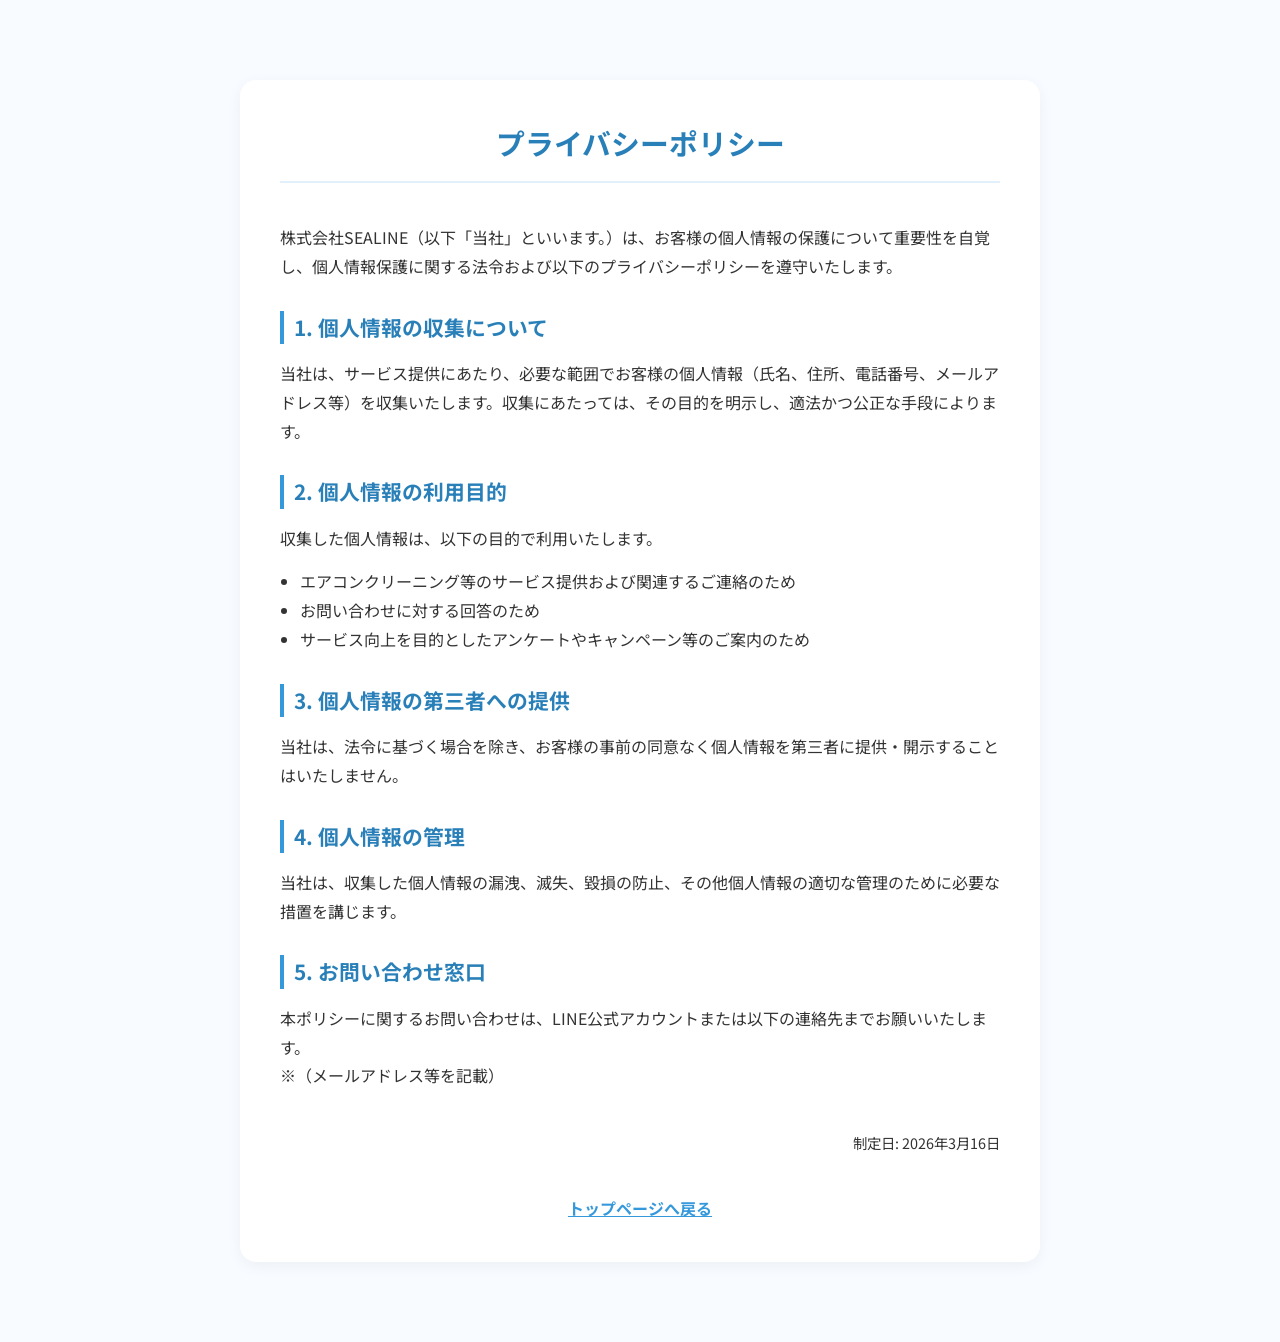
<file: privacypolicy.html>
<!DOCTYPE html>
<html lang="ja">

<head>
    <meta charset="UTF-8">
    <meta name="viewport" content="width=device-width, initial-scale=1.0">
    <title>プライバシーポリシー | エアコン掃除のカジラク</title>
    <meta name="robots" content="noindex, nofollow">
    <!-- Google Fonts -->
    <link rel="preconnect" href="https://fonts.googleapis.com">
    <link rel="preconnect" href="https://fonts.gstatic.com" crossorigin>
    <link href="https://fonts.googleapis.com/css2?family=Noto+Sans+JP:wght@400;500;700;900&display=swap"
        rel="stylesheet">
    <link rel="stylesheet" href="style.css">
    <style>
        .law-section {
            padding: 80px 0;
            background-color: var(--color-bg);
        }

        .law-container {
            max-width: 800px;
            margin: 0 auto;
            background-color: var(--color-white);
            padding: 40px;
            border-radius: var(--radius-md);
            box-shadow: var(--shadow-card);
        }

        .law-title {
            text-align: center;
            font-size: 1.8rem;
            margin-bottom: 40px;
            color: var(--color-main-dark);
            border-bottom: 2px solid var(--color-main-light);
            padding-bottom: 15px;
        }

        .policy-content h2 {
            font-size: 1.3rem;
            color: var(--color-main-dark);
            margin: 30px 0 15px;
            border-left: 4px solid var(--color-main);
            padding-left: 10px;
        }

        .policy-content p {
            margin-bottom: 15px;
            line-height: 1.8;
            color: var(--color-text);
        }

        .policy-content ul {
            margin-bottom: 20px;
            padding-left: 20px;
            line-height: 1.8;
            color: var(--color-text);
        }

        .back-link {
            display: block;
            text-align: center;
            margin-top: 40px;
        }

        .back-link a {
            color: var(--color-main);
            text-decoration: underline;
            font-weight: bold;
        }
    </style>
</head>

<body>

    <main class="law-section">
        <div class="law-container">
            <h1 class="law-title">プライバシーポリシー</h1>
            
            <div class="policy-content">
                <p>株式会社SEALINE（以下「当社」といいます。）は、お客様の個人情報の保護について重要性を自覚し、個人情報保護に関する法令および以下のプライバシーポリシーを遵守いたします。</p>
                
                <h2>1. 個人情報の収集について</h2>
                <p>当社は、サービス提供にあたり、必要な範囲でお客様の個人情報（氏名、住所、電話番号、メールアドレス等）を収集いたします。収集にあたっては、その目的を明示し、適法かつ公正な手段によります。</p>

                <h2>2. 個人情報の利用目的</h2>
                <p>収集した個人情報は、以下の目的で利用いたします。</p>
                <ul>
                    <li>エアコンクリーニング等のサービス提供および関連するご連絡のため</li>
                    <li>お問い合わせに対する回答のため</li>
                    <li>サービス向上を目的としたアンケートやキャンペーン等のご案内のため</li>
                </ul>

                <h2>3. 個人情報の第三者への提供</h2>
                <p>当社は、法令に基づく場合を除き、お客様の事前の同意なく個人情報を第三者に提供・開示することはいたしません。</p>

                <h2>4. 個人情報の管理</h2>
                <p>当社は、収集した個人情報の漏洩、滅失、毀損の防止、その他個人情報の適切な管理のために必要な措置を講じます。</p>

                <h2>5. お問い合わせ窓口</h2>
                <p>本ポリシーに関するお問い合わせは、LINE公式アカウントまたは以下の連絡先までお願いいたします。<br>
                ※（メールアドレス等を記載）</p>

                <p style="text-align: right; margin-top: 40px; font-size: 0.9em;">制定日: 2026年3月16日</p>
            </div>

            <div class="back-link">
                <a href="index.html">トップページへ戻る</a>
            </div>
        </div>
    </main>

</body>

</html>
</file>
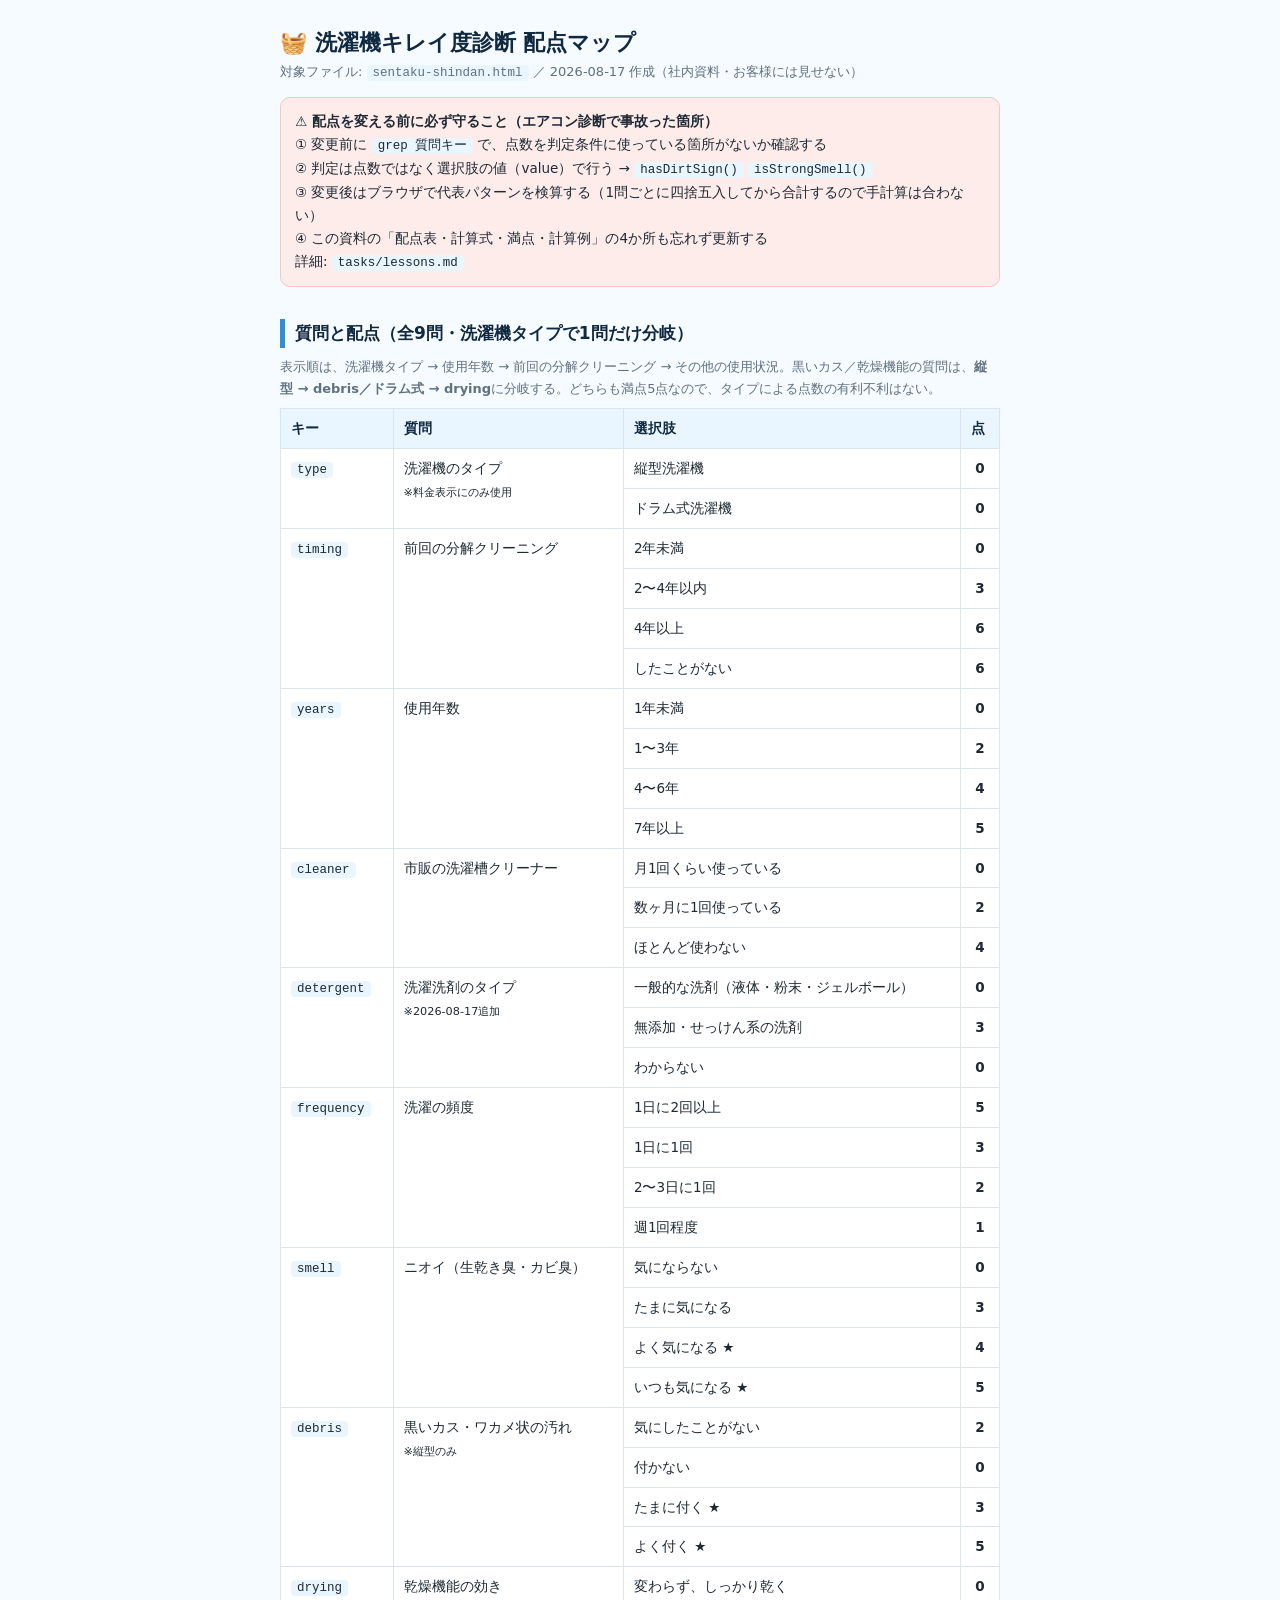
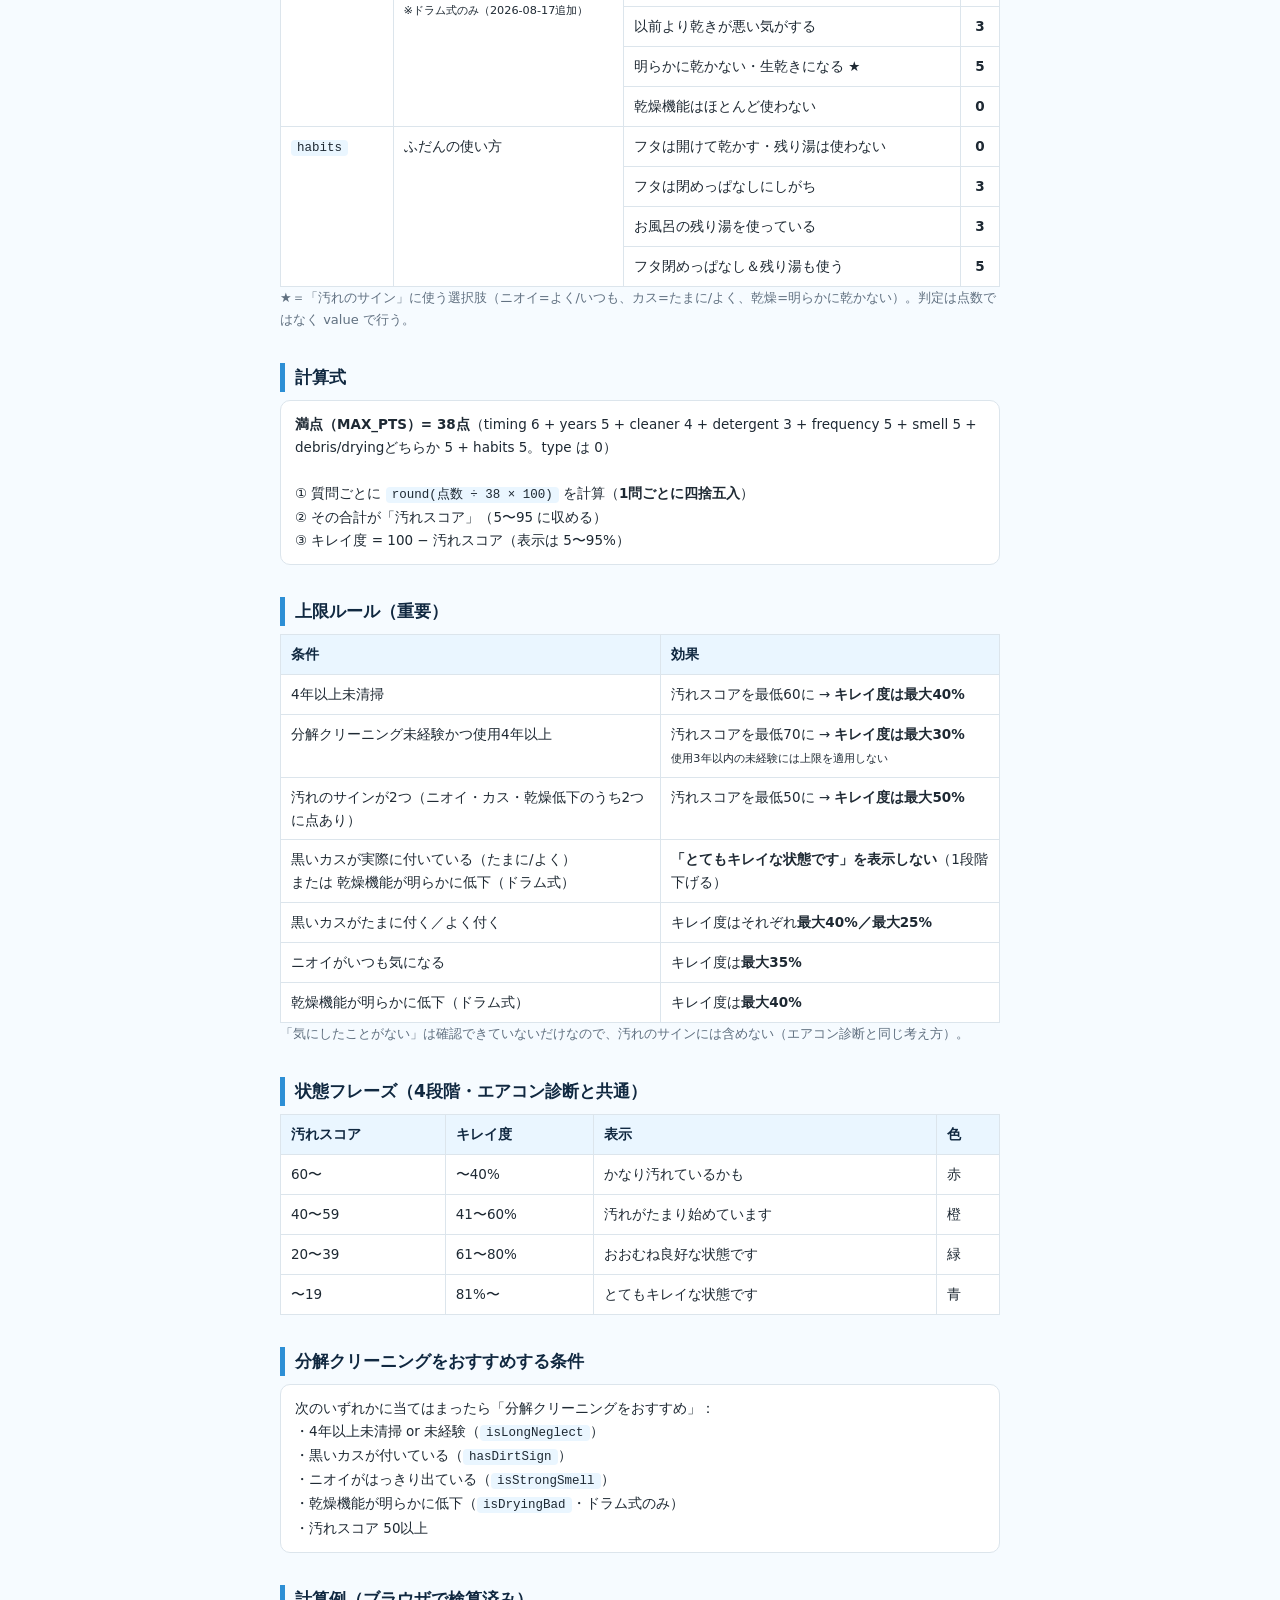
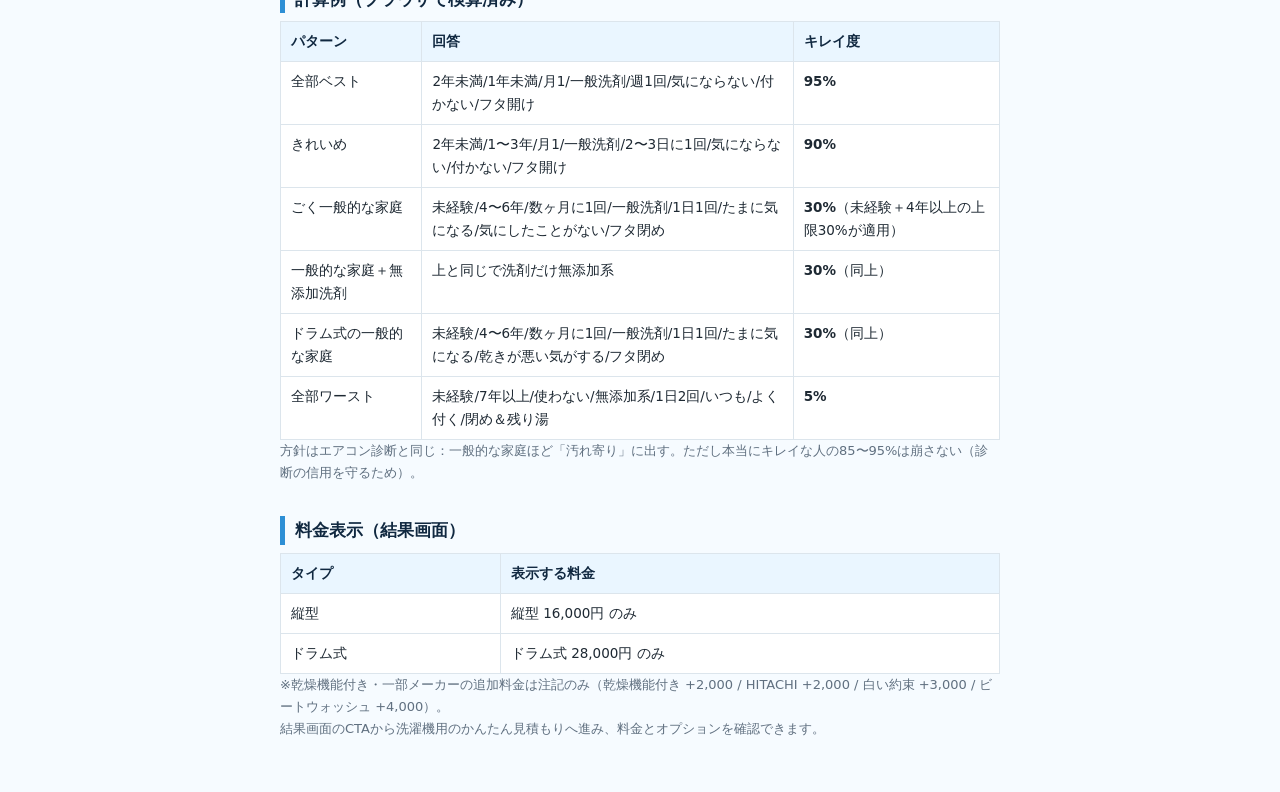
<file: sentaku-map.html>
<!DOCTYPE html>
<html lang="ja">

<head>
    <meta charset="UTF-8">
    <meta name="viewport" content="width=device-width, initial-scale=1.0">
    <title>洗濯機キレイ度診断 配点マップ（社内資料）</title>
    <style>
        :root {
            --navy: #102840;
            --blue: #2d8fd5;
            --sky: #eaf6ff;
            --orange: #f28b25;
            --red: #d9493f;
            --muted: #607080;
            --border: #dce5ec;
            --bg: #f6fbff;
        }

        * {
            margin: 0;
            padding: 0;
            box-sizing: border-box;
        }

        body {
            font-family: -apple-system, "system-ui", "Hiragino Sans", "Yu Gothic", sans-serif;
            background: var(--bg);
            color: #1e2933;
            line-height: 1.7;
            padding: 24px 16px 64px;
        }

        .wrap {
            max-width: 720px;
            margin: 0 auto;
        }

        h1 {
            font-size: 22px;
            color: var(--navy);
        }

        h2 {
            font-size: 17px;
            color: var(--navy);
            margin: 32px 0 8px;
            border-left: 5px solid var(--blue);
            padding-left: 10px;
        }

        p.note {
            font-size: 13px;
            color: var(--muted);
        }

        table {
            width: 100%;
            border-collapse: collapse;
            background: #fff;
            font-size: 13.5px;
            margin-top: 8px;
        }

        th,
        td {
            border: 1px solid var(--border);
            padding: 8px 10px;
            text-align: left;
            vertical-align: top;
        }

        th {
            background: var(--sky);
            color: var(--navy);
            white-space: nowrap;
        }

        td.pts {
            text-align: center;
            font-weight: 700;
            white-space: nowrap;
        }

        .warn {
            background: #fdecea;
            border: 1px solid #f5c6c1;
            border-radius: 10px;
            padding: 12px 14px;
            font-size: 13.5px;
            margin-top: 12px;
        }

        .box {
            background: #fff;
            border: 1px solid var(--border);
            border-radius: 10px;
            padding: 12px 14px;
            font-size: 13.5px;
            margin-top: 8px;
        }

        code {
            background: var(--sky);
            border-radius: 4px;
            padding: 1px 6px;
            font-size: 12.5px;
        }
    </style>
</head>

<body>
    <div class="wrap">
        <h1>🧺 洗濯機キレイ度診断 配点マップ</h1>
        <p class="note">対象ファイル: <code>sentaku-shindan.html</code> ／ 2026-08-17 作成（社内資料・お客様には見せない）</p>

        <div class="warn">
            <b>⚠️ 配点を変える前に必ず守ること（エアコン診断で事故った箇所）</b><br>
            ① 変更前に <code>grep 質問キー</code> で、点数を判定条件に使っている箇所がないか確認する<br>
            ② 判定は点数ではなく選択肢の値（value）で行う → <code>hasDirtSign()</code> <code>isStrongSmell()</code><br>
            ③ 変更後はブラウザで代表パターンを検算する（1問ごとに四捨五入してから合計するので手計算は合わない）<br>
            ④ この資料の「配点表・計算式・満点・計算例」の4か所も忘れず更新する<br>
            詳細: <code>tasks/lessons.md</code>
        </div>

        <h2>質問と配点（全9問・洗濯機タイプで1問だけ分岐）</h2>
        <p class="note">表示順は、洗濯機タイプ → 使用年数 → 前回の分解クリーニング → その他の使用状況。黒いカス／乾燥機能の質問は、<b>縦型 → debris／ドラム式 → drying</b>に分岐する。どちらも満点5点なので、タイプによる点数の有利不利はない。</p>
        <table>
            <tr>
                <th>キー</th>
                <th>質問</th>
                <th>選択肢</th>
                <th>点</th>
            </tr>
            <tr>
                <td rowspan="2"><code>type</code></td>
                <td rowspan="2">洗濯機のタイプ<br><small>※料金表示にのみ使用</small></td>
                <td>縦型洗濯機</td>
                <td class="pts">0</td>
            </tr>
            <tr>
                <td>ドラム式洗濯機</td>
                <td class="pts">0</td>
            </tr>
            <tr>
                <td rowspan="4"><code>timing</code></td>
                <td rowspan="4">前回の分解クリーニング</td>
                <td>2年未満</td>
                <td class="pts">0</td>
            </tr>
            <tr>
                <td>2〜4年以内</td>
                <td class="pts">3</td>
            </tr>
            <tr>
                <td>4年以上</td>
                <td class="pts">6</td>
            </tr>
            <tr>
                <td>したことがない</td>
                <td class="pts">6</td>
            </tr>
            <tr>
                <td rowspan="4"><code>years</code></td>
                <td rowspan="4">使用年数</td>
                <td>1年未満</td>
                <td class="pts">0</td>
            </tr>
            <tr>
                <td>1〜3年</td>
                <td class="pts">2</td>
            </tr>
            <tr>
                <td>4〜6年</td>
                <td class="pts">4</td>
            </tr>
            <tr>
                <td>7年以上</td>
                <td class="pts">5</td>
            </tr>
            <tr>
                <td rowspan="3"><code>cleaner</code></td>
                <td rowspan="3">市販の洗濯槽クリーナー</td>
                <td>月1回くらい使っている</td>
                <td class="pts">0</td>
            </tr>
            <tr>
                <td>数ヶ月に1回使っている</td>
                <td class="pts">2</td>
            </tr>
            <tr>
                <td>ほとんど使わない</td>
                <td class="pts">4</td>
            </tr>
            <tr>
                <td rowspan="3"><code>detergent</code></td>
                <td rowspan="3">洗濯洗剤のタイプ<br><small>※2026-08-17追加</small></td>
                <td>一般的な洗剤（液体・粉末・ジェルボール）</td>
                <td class="pts">0</td>
            </tr>
            <tr>
                <td>無添加・せっけん系の洗剤</td>
                <td class="pts">3</td>
            </tr>
            <tr>
                <td>わからない</td>
                <td class="pts">0</td>
            </tr>
            <tr>
                <td rowspan="4"><code>frequency</code></td>
                <td rowspan="4">洗濯の頻度</td>
                <td>1日に2回以上</td>
                <td class="pts">5</td>
            </tr>
            <tr>
                <td>1日に1回</td>
                <td class="pts">3</td>
            </tr>
            <tr>
                <td>2〜3日に1回</td>
                <td class="pts">2</td>
            </tr>
            <tr>
                <td>週1回程度</td>
                <td class="pts">1</td>
            </tr>
            <tr>
                <td rowspan="4"><code>smell</code></td>
                <td rowspan="4">ニオイ（生乾き臭・カビ臭）</td>
                <td>気にならない</td>
                <td class="pts">0</td>
            </tr>
            <tr>
                <td>たまに気になる</td>
                <td class="pts">3</td>
            </tr>
            <tr>
                <td>よく気になる ★</td>
                <td class="pts">4</td>
            </tr>
            <tr>
                <td>いつも気になる ★</td>
                <td class="pts">5</td>
            </tr>
            <tr>
                <td rowspan="4"><code>debris</code></td>
                <td rowspan="4">黒いカス・ワカメ状の汚れ<br><small>※縦型のみ</small></td>
                <td>気にしたことがない</td>
                <td class="pts">2</td>
            </tr>
            <tr>
                <td>付かない</td>
                <td class="pts">0</td>
            </tr>
            <tr>
                <td>たまに付く ★</td>
                <td class="pts">3</td>
            </tr>
            <tr>
                <td>よく付く ★</td>
                <td class="pts">5</td>
            </tr>
            <tr>
                <td rowspan="4"><code>drying</code></td>
                <td rowspan="4">乾燥機能の効き<br><small>※ドラム式のみ（2026-08-17追加）</small></td>
                <td>変わらず、しっかり乾く</td>
                <td class="pts">0</td>
            </tr>
            <tr>
                <td>以前より乾きが悪い気がする</td>
                <td class="pts">3</td>
            </tr>
            <tr>
                <td>明らかに乾かない・生乾きになる ★</td>
                <td class="pts">5</td>
            </tr>
            <tr>
                <td>乾燥機能はほとんど使わない</td>
                <td class="pts">0</td>
            </tr>
            <tr>
                <td rowspan="4"><code>habits</code></td>
                <td rowspan="4">ふだんの使い方</td>
                <td>フタは開けて乾かす・残り湯は使わない</td>
                <td class="pts">0</td>
            </tr>
            <tr>
                <td>フタは閉めっぱなしにしがち</td>
                <td class="pts">3</td>
            </tr>
            <tr>
                <td>お風呂の残り湯を使っている</td>
                <td class="pts">3</td>
            </tr>
            <tr>
                <td>フタ閉めっぱなし＆残り湯も使う</td>
                <td class="pts">5</td>
            </tr>
        </table>
        <p class="note">★＝「汚れのサイン」に使う選択肢（ニオイ=よく/いつも、カス=たまに/よく、乾燥=明らかに乾かない）。判定は点数ではなく value で行う。</p>

        <h2>計算式</h2>
        <div class="box">
            <b>満点（MAX_PTS）= 38点</b>（timing 6 + years 5 + cleaner 4 + detergent 3 + frequency 5 + smell 5 + debris/dryingどちらか 5 + habits 5。type は 0）<br><br>
            ① 質問ごとに <code>round(点数 ÷ 38 × 100)</code> を計算（<b>1問ごとに四捨五入</b>）<br>
            ② その合計が「汚れスコア」（5〜95 に収める）<br>
            ③ キレイ度 = 100 − 汚れスコア（表示は 5〜95%）
        </div>

        <h2>上限ルール（重要）</h2>
        <table>
            <tr>
                <th>条件</th>
                <th>効果</th>
            </tr>
            <tr>
                <td>4年以上未清掃</td>
                <td>汚れスコアを最低60に → <b>キレイ度は最大40%</b></td>
            </tr>
            <tr>
                <td>分解クリーニング未経験かつ使用4年以上</td>
                <td>汚れスコアを最低70に → <b>キレイ度は最大30%</b><br><small>使用3年以内の未経験には上限を適用しない</small></td>
            </tr>
            <tr>
                <td>汚れのサインが2つ（ニオイ・カス・乾燥低下のうち2つに点あり）</td>
                <td>汚れスコアを最低50に → <b>キレイ度は最大50%</b></td>
            </tr>
            <tr>
                <td>黒いカスが実際に付いている（たまに/よく）<br>または 乾燥機能が明らかに低下（ドラム式）</td>
                <td><b>「とてもキレイな状態です」を表示しない</b>（1段階下げる）</td>
            </tr>
            <tr>
                <td>黒いカスがたまに付く／よく付く</td>
                <td>キレイ度はそれぞれ<b>最大40%／最大25%</b></td>
            </tr>
            <tr>
                <td>ニオイがいつも気になる</td>
                <td>キレイ度は<b>最大35%</b></td>
            </tr>
            <tr>
                <td>乾燥機能が明らかに低下（ドラム式）</td>
                <td>キレイ度は<b>最大40%</b></td>
            </tr>
        </table>
        <p class="note">「気にしたことがない」は確認できていないだけなので、汚れのサインには含めない（エアコン診断と同じ考え方）。</p>

        <h2>状態フレーズ（4段階・エアコン診断と共通）</h2>
        <table>
            <tr>
                <th>汚れスコア</th>
                <th>キレイ度</th>
                <th>表示</th>
                <th>色</th>
            </tr>
            <tr>
                <td>60〜</td>
                <td>〜40%</td>
                <td>かなり汚れているかも</td>
                <td>赤</td>
            </tr>
            <tr>
                <td>40〜59</td>
                <td>41〜60%</td>
                <td>汚れがたまり始めています</td>
                <td>橙</td>
            </tr>
            <tr>
                <td>20〜39</td>
                <td>61〜80%</td>
                <td>おおむね良好な状態です</td>
                <td>緑</td>
            </tr>
            <tr>
                <td>〜19</td>
                <td>81%〜</td>
                <td>とてもキレイな状態です</td>
                <td>青</td>
            </tr>
        </table>

        <h2>分解クリーニングをおすすめする条件</h2>
        <div class="box">
            次のいずれかに当てはまったら「分解クリーニングをおすすめ」：<br>
            ・4年以上未清掃 or 未経験（<code>isLongNeglect</code>）<br>
            ・黒いカスが付いている（<code>hasDirtSign</code>）<br>
            ・ニオイがはっきり出ている（<code>isStrongSmell</code>）<br>
            ・乾燥機能が明らかに低下（<code>isDryingBad</code>・ドラム式のみ）<br>
            ・汚れスコア 50以上
        </div>

        <h2>計算例（ブラウザで検算済み）</h2>
        <table>
            <tr>
                <th>パターン</th>
                <th>回答</th>
                <th>キレイ度</th>
            </tr>
            <tr>
                <td>全部ベスト</td>
                <td>2年未満/1年未満/月1/一般洗剤/週1回/気にならない/付かない/フタ開け</td>
                <td><b>95%</b></td>
            </tr>
            <tr>
                <td>きれいめ</td>
                <td>2年未満/1〜3年/月1/一般洗剤/2〜3日に1回/気にならない/付かない/フタ開け</td>
                <td><b>90%</b></td>
            </tr>
            <tr>
                <td>ごく一般的な家庭</td>
                <td>未経験/4〜6年/数ヶ月に1回/一般洗剤/1日1回/たまに気になる/気にしたことがない/フタ閉め</td>
                <td><b>30%</b>（未経験＋4年以上の上限30%が適用）</td>
            </tr>
            <tr>
                <td>一般的な家庭＋無添加洗剤</td>
                <td>上と同じで洗剤だけ無添加系</td>
                <td><b>30%</b>（同上）</td>
            </tr>
            <tr>
                <td>ドラム式の一般的な家庭</td>
                <td>未経験/4〜6年/数ヶ月に1回/一般洗剤/1日1回/たまに気になる/乾きが悪い気がする/フタ閉め</td>
                <td><b>30%</b>（同上）</td>
            </tr>
            <tr>
                <td>全部ワースト</td>
                <td>未経験/7年以上/使わない/無添加系/1日2回/いつも/よく付く/閉め＆残り湯</td>
                <td><b>5%</b></td>
            </tr>
        </table>
        <p class="note">方針はエアコン診断と同じ：一般的な家庭ほど「汚れ寄り」に出す。ただし本当にキレイな人の85〜95%は崩さない（診断の信用を守るため）。</p>

        <h2>料金表示（結果画面）</h2>
        <table>
            <tr>
                <th>タイプ</th>
                <th>表示する料金</th>
            </tr>
            <tr>
                <td>縦型</td>
                <td>縦型 16,000円 のみ</td>
            </tr>
            <tr>
                <td>ドラム式</td>
                <td>ドラム式 28,000円 のみ</td>
            </tr>
        </table>
        <p class="note">※乾燥機能付き・一部メーカーの追加料金は注記のみ（乾燥機能付き +2,000 / HITACHI +2,000 / 白い約束 +3,000 / ビートウォッシュ +4,000）。<br>
            結果画面のCTAから洗濯機用のかんたん見積もりへ進み、料金とオプションを確認できます。</p>
    </div>
</body>

</html>
</file>
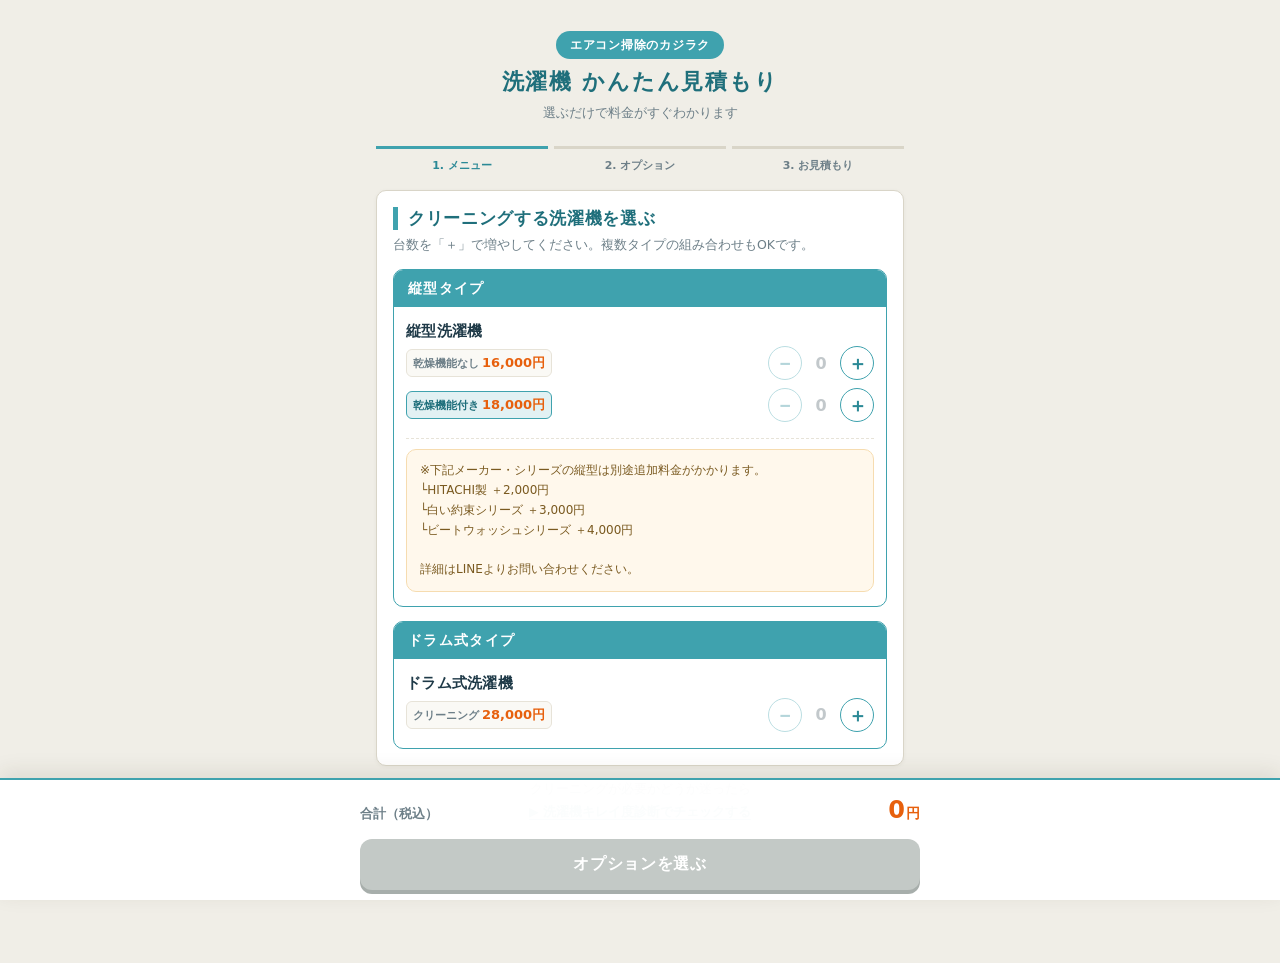
<file: sentaku-mitumori.html>
<!DOCTYPE html>
<html lang="ja">

<head>
    <meta charset="UTF-8">
    <meta name="viewport" content="width=device-width, initial-scale=1.0">
    <title>洗濯機クリーニング かんたん見積もり | カジラク</title>
    <meta name="description" content="メニューと台数を選ぶだけで、洗濯機クリーニングの料金がその場でわかる無料の見積もりツールです。">
    <style>
        :root {
            /* カジラクのLINE料金表に合わせた配色（エアコン見積もりと共通） */
            --teal: #3fa2ae;
            /* メイン（青緑） */
            --teal-dark: #2b8996;
            --teal-deep: #1f6f7b;
            --teal-pale: #e2f1f3;
            --orange: #e7600d;
            /* 料金の色 */
            --orange-dark: #c44f06;
            --yellow: #e0c44b;
            --line: #06c755;
            --line-dark: #049640;
            --ink: #1f3a48;
            /* 文字（濃紺グレー） */
            --muted: #6d7f88;
            --border: #d9d5c8;
            /* クリーム系の枠線 */
            --border-soft: #e7e3d8;
            --bg: #f0eee7;
            /* 背景（クリーム） */
            --white: #ffffff;
        }

        * {
            margin: 0;
            padding: 0;
            box-sizing: border-box;
        }

        body {
            font-family: -apple-system, "system-ui", "Hiragino Sans", "Yu Gothic", "Noto Sans JP", sans-serif;
            background: var(--bg);
            color: var(--ink);
            line-height: 1.7;
            -webkit-font-smoothing: antialiased;
        }

        .wrap {
            max-width: 560px;
            margin: 0 auto;
            /* 下部の合計バーに隠れないよう、下に余白を多めに取る */
            padding: 16px 16px 140px;
        }

        /* ── ヘッダー ───────────────── */
        .site-header {
            text-align: center;
            padding: 14px 0 6px;
        }

        .site-header .badge {
            display: inline-block;
            background: var(--teal);
            color: #fff;
            font-size: 12px;
            font-weight: 700;
            padding: 4px 14px;
            border-radius: 999px;
            margin-bottom: 8px;
            letter-spacing: .06em;
        }

        .site-header h1 {
            font-size: 22px;
            color: var(--teal-deep);
            font-weight: 900;
            line-height: 1.4;
            letter-spacing: .08em;
        }

        .site-header p.lead {
            font-size: 13px;
            color: var(--muted);
            margin-top: 4px;
        }

        /* ── ステップ表示 ───────────────── */
        .steps {
            display: flex;
            gap: 6px;
            margin: 16px 0 14px;
        }

        .steps li {
            flex: 1;
            list-style: none;
            text-align: center;
            font-size: 11px;
            font-weight: 700;
            color: var(--muted);
            padding-top: 8px;
            border-top: 3px solid var(--border);
        }

        .steps li.is-active {
            color: var(--teal-dark);
            border-top-color: var(--teal);
        }

        .steps li.is-done {
            color: var(--teal-deep);
            border-top-color: var(--teal-deep);
        }

        /* ── カード ───────────────── */
        .card {
            background: var(--white);
            border: 1px solid var(--border);
            border-radius: 10px;
            padding: 16px;
            margin-bottom: 12px;
            box-shadow: 0 1px 4px rgba(60, 50, 30, .05);
        }

        /* 見出しは料金表と同じ「青緑の帯」風にする */
        h2.sec-title {
            font-size: 16.5px;
            font-weight: 900;
            color: var(--teal-deep);
            margin-bottom: 4px;
            padding-left: 10px;
            border-left: 5px solid var(--teal);
            letter-spacing: .04em;
            line-height: 1.4;
        }

        p.sec-note {
            font-size: 12.5px;
            color: var(--muted);
            margin-bottom: 14px;
        }

        /* ── メニュー1行 ───────────────── */
        .item {
            display: flex;
            align-items: center;
            flex-wrap: wrap;
            gap: 10px;
            padding: 12px 0;
            border-bottom: 1px dashed var(--border-soft);
        }

        /* メニュー1つぶんのブロック（乾燥機能なし／付きの2行を縦に持つ） */
        .menu-block {
            display: block;
        }

        .mi-variant {
            display: flex;
            align-items: center;
            justify-content: space-between;
            gap: 10px;
            padding: 4px 0;
        }

        .mi-left {
            display: flex;
            align-items: center;
            gap: 6px;
            flex-wrap: wrap;
            min-width: 0;
        }

        .item:last-child {
            border-bottom: none;
            padding-bottom: 2px;
        }

        .item-body {
            flex: 1;
            min-width: 0;
        }

        .item-name {
            font-size: 14.5px;
            font-weight: 800;
            color: var(--ink);
            line-height: 1.45;
            letter-spacing: .02em;
        }

        .item-meta {
            font-size: 12px;
            color: var(--muted);
            margin-top: 2px;
        }

        .item-price {
            font-size: 15.5px;
            font-weight: 900;
            color: var(--orange);
        }

        /* 「乾燥機能なし 16,000円」のような料金タグ */
        .pd {
            font-size: 10.5px;
            font-weight: 700;
            color: var(--muted);
            background: #faf9f5;
            border: 1px solid var(--border-soft);
            border-radius: 6px;
            padding: 2px 6px;
            display: inline-flex;
            align-items: baseline;
            gap: 3px;
            white-space: nowrap;
        }

        .pd b {
            font-size: 13px;
            font-weight: 900;
            color: var(--orange);
        }

        .pd-dry {
            border-color: var(--teal);
            background: var(--teal-pale);
            color: var(--teal-deep);
        }

        /* ── ＋− カウンター ───────────────── */
        .counter {
            display: flex;
            align-items: center;
            gap: 2px;
            flex-shrink: 0;
        }

        .counter button {
            width: 34px;
            height: 34px;
            border-radius: 50%;
            border: 1.5px solid var(--teal);
            background: var(--white);
            color: var(--teal-dark);
            font-size: 19px;
            font-weight: 700;
            line-height: 1;
            cursor: pointer;
            display: flex;
            align-items: center;
            justify-content: center;
            -webkit-tap-highlight-color: transparent;
        }

        .counter button:active {
            transform: scale(.92);
        }

        .counter button:disabled {
            opacity: .35;
            cursor: default;
        }

        .counter .qty {
            width: 34px;
            text-align: center;
            font-size: 16px;
            font-weight: 900;
            color: var(--ink);
        }

        .counter .qty.is-zero {
            color: #c2c8cb;
        }

        /* ── 注記ボックス ───────────────── */
        .note {
            background: #fff8ec;
            border: 1px solid #f6dcb0;
            border-radius: 10px;
            padding: 11px 13px;
            font-size: 12px;
            color: #7a5a20;
            line-height: 1.65;
        }

        .note strong {
            color: var(--orange-dark);
        }

        /* ── ボタン ───────────────── */
        .btn {
            display: block;
            width: 100%;
            text-align: center;
            border: none;
            border-radius: 12px;
            padding: 15px 12px;
            font-size: 16px;
            font-weight: 900;
            cursor: pointer;
            text-decoration: none;
            font-family: inherit;
            -webkit-tap-highlight-color: transparent;
        }

        .btn:active {
            transform: scale(.985);
        }

        .btn-primary {
            background: var(--teal);
            color: #fff;
            box-shadow: 0 4px 0 var(--teal-deep);
            letter-spacing: .04em;
        }

        .btn-primary:disabled {
            background: #c3c9c6;
            box-shadow: 0 4px 0 #a7aeab;
            cursor: default;
        }

        .btn-line {
            background: var(--line);
            color: #fff;
            box-shadow: 0 4px 0 var(--line-dark);
        }

        .btn-ghost {
            background: var(--white);
            color: var(--teal-deep);
            border: 1.5px solid var(--teal);
            font-size: 14px;
            padding: 12px;
        }

        .btn-row {
            display: flex;
            gap: 8px;
            margin-top: 10px;
        }

        .btn-row .btn {
            margin: 0;
        }

        /* ── 下部固定バー ───────────────── */
        .bar {
            position: fixed;
            left: 0;
            right: 0;
            bottom: 0;
            background: rgba(255, 255, 255, .98);
            border-top: 2px solid var(--teal);
            box-shadow: 0 -6px 20px rgba(60, 50, 30, .10);
            padding: 10px 16px calc(10px + env(safe-area-inset-bottom));
            z-index: 50;
        }

        .bar-inner {
            max-width: 560px;
            margin: 0 auto;
        }

        .bar-total {
            display: flex;
            align-items: baseline;
            justify-content: space-between;
            margin-bottom: 8px;
        }

        .bar-total .label {
            font-size: 12.5px;
            font-weight: 700;
            color: var(--muted);
        }

        .bar-total .amount {
            font-size: 24px;
            font-weight: 900;
            color: var(--orange);
        }

        .bar-total .amount .yen {
            font-size: 14px;
            margin-left: 1px;
        }

        /* ── 結果画面 ───────────────── */
        .result-head {
            text-align: center;
            padding: 6px 0 14px;
        }

        .result-head .amount {
            font-size: 40px;
            font-weight: 900;
            color: var(--orange);
            line-height: 1.1;
        }

        .result-head .amount .yen {
            font-size: 19px;
        }

        .result-head .tax {
            font-size: 12px;
            color: var(--muted);
        }

        .bd-row {
            display: flex;
            justify-content: space-between;
            gap: 10px;
            font-size: 13.5px;
            padding: 7px 0;
            border-bottom: 1px dotted var(--border-soft);
        }

        .bd-row .bd-name {
            color: var(--ink);
        }

        .bd-row .bd-val {
            font-weight: 800;
            white-space: nowrap;
            color: var(--ink);
        }

        .bd-row.is-total {
            border-bottom: none;
            border-top: 2px solid var(--teal);
            margin-top: 6px;
            padding-top: 10px;
            font-size: 16px;
            font-weight: 900;
        }

        .bd-group {
            font-size: 12px;
            font-weight: 900;
            color: #fff;
            background: var(--teal);
            display: inline-block;
            padding: 2px 10px;
            border-radius: 4px;
            margin: 14px 0 4px;
            letter-spacing: .08em;
        }

        .bd-group:first-child {
            margin-top: 0;
        }

        /* タイプごとの枠（LINEの料金表と同じ「見出し帯つきの箱」） */
        .menu-group-box {
            border: 1.5px solid var(--teal);
            border-radius: 10px;
            overflow: hidden;
            margin-bottom: 14px;
            background: var(--white);
        }

        .menu-group-box:last-child {
            margin-bottom: 0;
        }

        .menu-group-head {
            background: var(--teal);
            color: #fff;
            font-size: 13.5px;
            font-weight: 900;
            padding: 7px 14px;
            letter-spacing: .1em;
        }

        .menu-group-body {
            padding: 2px 12px 10px;
        }

        .hidden {
            display: none !important;
        }

        /* ── 診断結果の引き継ぎ表示 ───────────────── */
        .shindan-banner {
            background: var(--teal-pale);
            border: 1px solid var(--teal);
        }

        .sb-head {
            display: flex;
            align-items: center;
            gap: 8px;
            margin-bottom: 6px;
            flex-wrap: wrap;
        }

        .sb-badge {
            background: var(--teal);
            color: #fff;
            font-size: 11px;
            font-weight: 900;
            padding: 2px 10px;
            border-radius: 4px;
            letter-spacing: .08em;
        }

        .sb-score {
            font-size: 13px;
            font-weight: 700;
            color: var(--teal-deep);
        }

        .sb-score strong {
            font-size: 20px;
            font-weight: 900;
            color: var(--orange);
        }

        .sb-text {
            font-size: 13px;
            line-height: 1.65;
            color: var(--ink);
        }

        /* 見積もり結果から診断結果へ戻るリンク */
        .back-shindan {
            text-align: center;
            margin-top: 12px;
            font-size: 13px;
        }

        .back-shindan a {
            color: var(--muted);
            font-weight: 700;
            text-decoration: none;
            border-bottom: 1px solid var(--border);
            padding-bottom: 1px;
        }

        /* 診断ページへの誘導 */
        .shindan-link {
            text-align: center;
            font-size: 12.5px;
            color: var(--muted);
            line-height: 1.8;
            margin-top: 2px;
        }

        .shindan-link a {
            color: var(--teal-dark);
            font-weight: 700;
            text-decoration: none;
            border-bottom: 1px solid var(--teal);
        }

        .disclaimer {
            font-size: 11.5px;
            color: var(--muted);
            line-height: 1.7;
            margin-top: 14px;
        }
    </style>
</head>

<body>
    <div class="wrap">
        <header class="site-header">
            <span class="badge">エアコン掃除のカジラク</span>
            <h1>洗濯機 かんたん見積もり</h1>
            <p class="lead">選ぶだけで料金がすぐわかります</p>
        </header>

        <ol class="steps" id="steps">
            <li data-step="1" class="is-active">1. メニュー</li>
            <li data-step="2">2. オプション</li>
            <li data-step="3">3. お見積もり</li>
        </ol>

        <!-- ── ステップ1：メニュー ───────────────── -->
        <section id="screen-1">
            <!-- 診断ページから来た場合だけ表示される -->
            <div class="card shindan-banner hidden" id="shindan-banner">
                <div class="sb-head">
                    <span class="sb-badge">診断結果</span>
                    <span class="sb-score">キレイ度 <strong id="sb-score">-</strong>%</span>
                </div>
                <p class="sb-text" id="sb-text"></p>
            </div>

            <div class="card">
                <h2 class="sec-title">クリーニングする洗濯機を選ぶ</h2>
                <p class="sec-note">台数を「＋」で増やしてください。複数タイプの組み合わせもOKです。</p>
                <div id="menu-list"></div>
            </div>

            <!-- 診断ページから来た場合は非表示にする -->
            <p class="shindan-link" id="shindan-link-wrap">
                クリーニングが必要かどうか迷ったら<br>
                <a href="#" id="shindan-link">▶ 洗濯機キレイ度診断でチェックする</a>
            </p>
        </section>

        <!-- ── ステップ2：オプション ───────────────── -->
        <section id="screen-2" class="hidden">
            <div class="card">
                <h2 class="sec-title">オプションを選ぶ</h2>
                <p class="sec-note">つけなくてもOKです。台数分まで選べます。</p>
                <div id="option-list"></div>
            </div>
        </section>

        <!-- ── ステップ3：見積もり結果 ───────────────── -->
        <section id="screen-3" class="hidden">
            <div class="card">
                <div class="result-head">
                    <p class="sec-note" style="margin-bottom:2px">お見積もり金額（概算）</p>
                    <div class="amount"><span id="result-amount">0</span><span class="yen">円</span></div>
                    <p class="tax">税込</p>
                </div>
                <div id="breakdown"></div>
            </div>

            <!-- エアコン・水回りの見積もりも見た場合だけ表示される合計カード -->
            <div class="card hidden" id="combined-card">
                <h2 class="sec-title">ほかの見積もりとあわせた合計</h2>
                <p class="sec-note">このブラウザで見積もった内容をあわせた金額です。</p>
                <div id="combined-breakdown"></div>
            </div>

            <div class="card">
                <h2 class="sec-title">ご相談・ご予約はLINEで</h2>
                <p class="sec-note">この画面のスクリーンショットを添えてお送りいただくと、やり取りがスムーズです。</p>
                <a class="btn btn-line" href="https://lin.ee/SBZtDhQ" target="_blank" rel="noopener">LINEで相談・予約する</a>
                <div class="btn-row">
                    <button class="btn btn-ghost" id="btn-restart">やり直す</button>
                </div>
                <!-- 診断ページから来た場合だけ表示する -->
                <p class="back-shindan hidden" id="back-shindan-wrap">
                    <a href="#" id="btn-back-shindan">← 診断結果に戻る</a>
                </p>
                <!-- エアコン見積もりから来た場合だけ表示する -->
                <p class="back-shindan hidden" id="back-aircon-wrap">
                    <a href="mitumori.html?restore=1" id="btn-back-aircon">← エアコン見積もりに戻る</a>
                </p>
            </div>

            <p class="disclaimer">
                ※ 表示金額は税込の概算です。機種・設置状況により、当日までに金額が変わる場合があります。<br>
                ※ 有料駐車場をご利用いただく場合は、実費のご負担をお願いしております。<br>
                ※ 正式なお見積もりは、ご予約後の確認をもってご案内いたします。
            </p>
        </section>
    </div>

    <!-- ── 下部固定バー ───────────────── -->
    <div class="bar" id="bar">
        <div class="bar-inner">
            <div class="bar-total">
                <span class="label" id="bar-label">合計（税込）</span>
                <span class="amount"><span id="bar-amount">0</span><span class="yen">円</span></span>
            </div>
            <div class="btn-row" style="margin-top:0">
                <button class="btn btn-ghost hidden" id="btn-back" style="flex:0 0 90px">戻る</button>
                <button class="btn btn-primary" id="btn-next" disabled>オプションを選ぶ</button>
            </div>
            <!-- 診断ページから来た場合だけ表示する -->
            <p class="back-shindan hidden" id="bar-back-shindan-wrap" style="margin-top:8px">
                <a href="#" id="bar-btn-back-shindan">← 診断結果に戻る</a>
            </p>
            <!-- エアコン見積もりから来た場合だけ表示する -->
            <p class="back-shindan hidden" id="bar-back-aircon-wrap" style="margin-top:8px">
                <a href="mitumori.html?restore=1" id="bar-btn-back-aircon">← エアコン見積もりに戻る</a>
            </p>
        </div>
    </div>

    <script>
        'use strict';

        /* ===================================================================
         * 【料金設定】金額を変えるときは、この中の数字だけ書き換えてください。
         * price … 1台あたりの料金（税込・円）
         * hours … 作業時間の目安 [最短, 最長]（時間）※現在は画面に表示していません
         * =================================================================== */
        var PRICING = {
            // キレイ度診断ページのURL（同じ場所に置く場合はこのままでOK）
            shindanUrl: 'sentaku-shindan.html',

            // 乾燥機能付き縦型の追加料金（1台につき）
            dryExtra: 2000,

            // name … 選択画面での表示名 / longName … 見積もり内訳での正式名
            // dry … 乾燥機能付きの行を出すか（縦型のみ true）
            menus: [
                { id: 'tate', name: '縦型洗濯機', longName: '縦型洗濯機クリーニング', group: '縦型タイプ', dry: true, price: 16000, hours: [2, 3] },
                { id: 'drum', name: 'ドラム式洗濯機', longName: 'ドラム式洗濯機クリーニング', group: 'ドラム式タイプ', dry: false, price: 28000, hours: [3, 4] }
            ],

            options: [
                // drumOnly … ドラム式だけに付けられるオプション（ドラム式の台数分まで）
                { id: 'full_drum', name: '完全分解クリーニング', price: 23000, drumOnly: true, desc: 'ほぼ全てのパーツを分解し、奥のカビまで徹底的に洗浄します（ドラム式のみ）' },
                { id: 'mold', name: '防カビ抗菌コーティング', price: 3000, desc: 'クリーニングの効果を長持ちさせます' },
                // tateOnly … 縦型だけに付けられるオプション（縦型の台数分まで）
                { id: 'pan', name: '洗濯パン・排水口清掃', price: 3000, tateOnly: true, desc: '洗濯機まわりの汚れ・ニオイ対策に（縦型のみ）' }
            ]
        };

        /* ===================================================================
         * ここから下は、通常の運用では触る必要はありません。
         * =================================================================== */

        var state = {
            step: 1,
            menuQty: {},   // { メニューid: 台数 }
            optionQty: {}, // { オプションid: 個数 }
            shindan: null  // 診断ページから引き継いだ結果
        };

        var $ = function (id) { return document.getElementById(id); };
        var yen = function (n) { return n.toLocaleString('ja-JP'); };

        /* ── 診断ページからの引き継ぎ ─────────────────
         * 診断ページから ?clean=47&rec=full の形で結果を受け取る。
         *   clean … キレイ度（％）
         *   rec   … full  = 洗濯槽の分解クリーニングがおすすめ
         *           soon  = そろそろクリーニングがおすすめ
         *           none  = 今すぐは必須ではない
         * 診断を通らず直接開いた場合は、何も表示しない。
         * ───────────────────────────────────────── */
        var SHINDAN_MESSAGES = {
            full: {
                text: '診断の結果、洗濯槽の「分解クリーニング」がおすすめです。市販のクリーナーでは落としきれない、槽の裏側のカビや石けんカスまで取り除けます。'
            },
            soon: {
                text: 'そろそろ分解クリーニングの検討時期です。黒いカスやニオイが出る前のお掃除が、費用も手間も一番おトクです。'
            },
            none: {
                text: '今すぐのクリーニングは必須ではなさそうです。月1回の洗濯槽クリーナーと、2〜3年に1度を目安にした分解クリーニングがおすすめです。'
            }
        };

        function readShindanResult() {
            var params = new URLSearchParams(window.location.search);
            var rec = params.get('rec');
            var clean = parseInt(params.get('clean'), 10);

            if (!SHINDAN_MESSAGES[rec]) return null;

            return {
                rec: rec,
                clean: (isNaN(clean) || clean < 0 || clean > 100) ? null : clean,
                message: SHINDAN_MESSAGES[rec].text
            };
        }

        function setupShindan() {
            $('shindan-link').href = PRICING.shindanUrl;
            state.shindan = readShindanResult();
            if (!state.shindan) return;

            // 診断から来た人には、診断への誘導リンクは出さず、かわりに戻るリンクを出す
            $('shindan-link-wrap').classList.add('hidden');
            $('back-shindan-wrap').classList.remove('hidden');
            // restore=1 を付けると、診断ページが直前の結果をそのまま出し直してくれる
            // （ブラウザの「戻る」だと、端末によっては最初からやり直しになってしまうため）
            $('btn-back-shindan').href = PRICING.shindanUrl + '?restore=1';
            // 下部固定バーにも同じ戻るリンクを出す（どのステップからでも診断結果へ戻れるように）
            $('bar-back-shindan-wrap').classList.remove('hidden');
            $('bar-btn-back-shindan').href = PRICING.shindanUrl + '?restore=1';

            var banner = $('shindan-banner');
            banner.classList.remove('hidden');
            $('sb-text').textContent = state.shindan.message;

            if (state.shindan.clean === null) {
                // キレイ度が渡ってこなかった場合は数値部分を隠す
                $('sb-score').parentNode.style.display = 'none';
            } else {
                $('sb-score').textContent = state.shindan.clean;
            }
        }

        /* ── 集計 ───────────────── */

        // 乾燥機能付きの台数は「メニューid + '__dry'」のキーで数える
        function dryKey(id) { return id + '__dry'; }

        // 選択中の合計台数（乾燥機能なし＋付き）
        function totalUnits() {
            var n = 0;
            PRICING.menus.forEach(function (m) {
                n += (state.menuQty[m.id] || 0) + (state.menuQty[dryKey(m.id)] || 0);
            });
            return n;
        }

        // 縦型で選んだ台数（縦型のみのオプションの上限に使う）
        function tateUnits() {
            var n = 0;
            PRICING.menus.forEach(function (m) {
                if (!m.dry) return;
                n += (state.menuQty[m.id] || 0) + (state.menuQty[dryKey(m.id)] || 0);
            });
            return n;
        }

        // ドラム式で選んだ台数（ドラム式のみのオプションの上限に使う）
        function drumUnits() {
            var n = 0;
            PRICING.menus.forEach(function (m) {
                if (m.dry) return;
                n += (state.menuQty[m.id] || 0) + (state.menuQty[dryKey(m.id)] || 0);
            });
            return n;
        }

        // そのオプションを付けられる上限台数
        function optionCap(o) {
            if (o.tateOnly) return tateUnits();
            if (o.drumOnly) return drumUnits();
            return totalUnits();
        }

        // 金額を計算して内訳つきで返す
        function calc() {
            var menuLines = [], optionLines = [], subtotal = 0;

            PRICING.menus.forEach(function (m) {
                var qn = state.menuQty[m.id] || 0;
                var qd = state.menuQty[dryKey(m.id)] || 0;
                if (qn) {
                    subtotal += m.price * qn;
                    menuLines.push({ name: (m.longName || m.name), qty: qn, unit: '台', amount: m.price * qn });
                }
                if (qd) {
                    var dp = m.price + PRICING.dryExtra;
                    subtotal += dp * qd;
                    menuLines.push({ name: (m.longName || m.name) + '（乾燥機能付き）', qty: qd, unit: '台', amount: dp * qd });
                }
            });

            PRICING.options.forEach(function (o) {
                var q = state.optionQty[o.id] || 0;
                if (!q) return;
                var amount = o.price * q;
                subtotal += amount;
                optionLines.push({ name: o.name, qty: q, unit: '台分', amount: amount });
            });

            return {
                menuLines: menuLines,
                optionLines: optionLines,
                subtotal: subtotal,
                total: subtotal,
                units: totalUnits()
            };
        }

        /* ── 画面の組み立て ───────────────── */

        // 「乾燥機能なし 16,000円」のような料金タグを1つ作る
        function buildPriceTag(label, price, cls) {
            var tag = document.createElement('span');
            tag.className = 'pd' + (cls ? ' ' + cls : '');
            tag.appendChild(document.createTextNode(label));
            var b = document.createElement('b');
            b.textContent = yen(price) + '円';
            tag.appendChild(b);
            return tag;
        }

        // ＋− のカウンターを作る（key は menuQty / optionQty のキー）
        function makeCounter(kind, key, label, q, plusDisabled) {
            var counter = document.createElement('div');
            counter.className = 'counter';

            var minus = document.createElement('button');
            minus.type = 'button';
            minus.textContent = '−';
            minus.setAttribute('aria-label', label + 'を減らす');
            minus.disabled = q <= 0;
            minus.addEventListener('click', function () { changeQty(kind, key, -1); });

            var qty = document.createElement('span');
            qty.className = 'qty' + (q ? '' : ' is-zero');
            qty.textContent = q;

            var plus = document.createElement('button');
            plus.type = 'button';
            plus.textContent = '＋';
            plus.setAttribute('aria-label', label + 'を増やす');
            plus.disabled = !!plusDisabled;
            plus.addEventListener('click', function () { changeQty(kind, key, 1); });

            counter.appendChild(minus);
            counter.appendChild(qty);
            counter.appendChild(plus);
            return counter;
        }

        // メニュー1つぶんのブロック（縦型は乾燥機能なし／付きの2行）
        function buildMenuBlock(m) {
            var block = document.createElement('div');
            block.className = 'item menu-block';

            var name = document.createElement('div');
            name.className = 'item-name';
            name.textContent = m.name;
            block.appendChild(name);

            block.appendChild(buildVariantRow(m, false));
            // 乾燥機能付きの行は縦型だけに出す
            if (m.dry) block.appendChild(buildVariantRow(m, true));

            return block;
        }

        // 「乾燥機能なし」または「乾燥機能付き」の1行（料金タグ＋カウンター）
        function buildVariantRow(m, isDry) {
            var key = isDry ? dryKey(m.id) : m.id;
            var price = isDry ? m.price + PRICING.dryExtra : m.price;
            var q = state.menuQty[key] || 0;
            var label = isDry ? '乾燥機能付き' : (m.dry ? '乾燥機能なし' : 'クリーニング');

            var row = document.createElement('div');
            row.className = 'mi-variant';

            var left = document.createElement('div');
            left.className = 'mi-left';
            left.appendChild(buildPriceTag(label, price, isDry ? 'pd-dry' : ''));

            row.appendChild(left);
            row.appendChild(makeCounter('menu', key, m.name + '（' + label + '）', q, false));
            return row;
        }

        // オプション1行ぶん
        function buildRow(item) {
            var q = state.optionQty[item.id] || 0;

            var row = document.createElement('div');
            row.className = 'item';

            var body = document.createElement('div');
            body.className = 'item-body';

            var name = document.createElement('div');
            name.className = 'item-name';
            name.textContent = item.name;
            body.appendChild(name);

            var meta = document.createElement('div');
            meta.className = 'item-meta';
            var price = document.createElement('span');
            price.className = 'item-price';
            price.textContent = yen(item.price) + '円';
            meta.appendChild(price);
            meta.appendChild(document.createTextNode('／台'));
            body.appendChild(meta);

            if (item.desc) {
                var desc = document.createElement('div');
                desc.className = 'item-meta';
                desc.textContent = item.desc;
                body.appendChild(desc);
            }

            row.appendChild(body);
            // オプションは選んだ台数分までしか付けられない
            row.appendChild(makeCounter('option', item.id, item.name, q, q >= optionCap(item)));

            return row;
        }

        function renderMenus() {
            var list = $('menu-list');
            list.textContent = '';
            var body = null, lastGroup = null, tateNoteTarget = null;
            PRICING.menus.forEach(function (m) {
                // タイプごとに「見出し帯つきの枠」で囲む
                if (m.group !== lastGroup) {
                    var box = document.createElement('div');
                    box.className = 'menu-group-box';
                    var head = document.createElement('div');
                    head.className = 'menu-group-head';
                    head.textContent = m.group;
                    box.appendChild(head);
                    body = document.createElement('div');
                    body.className = 'menu-group-body';
                    box.appendChild(body);
                    list.appendChild(box);
                    lastGroup = m.group;
                }
                body.appendChild(buildMenuBlock(m));
                // メーカー別の追加料金の案内は縦型の枠に出す
                if (m.dry) tateNoteTarget = body;
            });

            if (tateNoteTarget) {
                var models = document.createElement('div');
                models.className = 'note';
                models.style.margin = '10px 0 4px';
                models.innerHTML = '※下記メーカー・シリーズの縦型は別途追加料金がかかります。<br>'
                    + '└HITACHI製 ＋2,000円<br>'
                    + '└白い約束シリーズ ＋3,000円<br>'
                    + '└ビートウォッシュシリーズ ＋4,000円<br><br>'
                    + '詳細はLINEよりお問い合わせください。';
                tateNoteTarget.appendChild(models);
            }
        }

        function renderOptions() {
            var list = $('option-list');
            list.textContent = '';

            PRICING.options.forEach(function (o) {
                // 付けられる台数が0のオプションは出さない
                // （例：ドラム式だけ選んだ場合の洗濯パン・排水口清掃）
                if (optionCap(o) === 0) return;
                list.appendChild(buildRow(o));
            });
        }

        function changeQty(kind, id, delta) {
            var store = kind === 'menu' ? state.menuQty : state.optionQty;
            var next = (store[id] || 0) + delta;
            if (next < 0) next = 0;

            if (kind === 'option') {
                // オプションは付けられる上限台数を超えないようにする
                var opt = findOption(id);
                var cap = opt ? optionCap(opt) : totalUnits();
                if (next > cap) next = cap;
            }
            store[id] = next;

            if (kind === 'menu') {
                renderMenus();
                clampOptions(); // 台数を減らしたらオプションも上限に合わせる
            } else {
                renderOptions();
            }
            updateBar();
        }

        function findOption(id) {
            for (var i = 0; i < PRICING.options.length; i++) {
                if (PRICING.options[i].id === id) return PRICING.options[i];
            }
            return null;
        }

        // 台数や内訳を変えたときに、オプション数が上限を超えないよう調整する
        function clampOptions() {
            var changed = false;
            PRICING.options.forEach(function (o) {
                var cap = optionCap(o);
                if ((state.optionQty[o.id] || 0) > cap) { state.optionQty[o.id] = cap; changed = true; }
            });
            if (changed && state.step === 2) renderOptions();
        }

        /* ── 下部バーとステップ移動 ───────────────── */

        function updateBar() {
            var r = calc();
            $('bar-amount').textContent = yen(r.total);

            var next = $('btn-next');
            if (state.step === 1) {
                next.textContent = 'オプションを選ぶ';
                next.disabled = r.units === 0;
                $('btn-back').classList.add('hidden');
                $('bar-label').textContent = r.units ? ('合計（税込）／ ' + r.units + '台') : '合計（税込）';
            } else if (state.step === 2) {
                next.textContent = 'お見積もりを見る';
                next.disabled = false;
                $('btn-back').classList.remove('hidden');
                $('bar-label').textContent = '合計（税込）／ ' + r.units + '台';
            }
        }

        function goStep(n) {
            state.step = n;

            [1, 2, 3].forEach(function (i) {
                $('screen-' + i).classList.toggle('hidden', i !== n);
            });

            Array.prototype.forEach.call($('steps').children, function (li) {
                var s = Number(li.dataset.step);
                li.classList.toggle('is-active', s === n);
                li.classList.toggle('is-done', s < n);
            });

            // 結果画面では下部バーを隠す
            $('bar').classList.toggle('hidden', n === 3);

            // 上限を超えた分を先に整えてから描き直す
            clampOptions();
            if (n === 2) renderOptions();
            if (n === 3) renderResult();
            updateBar();
            window.scrollTo(0, 0);
        }

        /* ── 結果画面 ───────────────── */

        function addRow(parent, name, val, cls) {
            var row = document.createElement('div');
            row.className = 'bd-row' + (cls ? ' ' + cls : '');
            var a = document.createElement('span');
            a.className = 'bd-name';
            a.textContent = name;
            var b = document.createElement('span');
            b.className = 'bd-val';
            b.textContent = val;
            row.appendChild(a);
            row.appendChild(b);
            parent.appendChild(row);
            return row;
        }

        function addGroup(parent, label) {
            var g = document.createElement('div');
            g.className = 'bd-group';
            g.textContent = label;
            parent.appendChild(g);
        }

        function renderResult() {
            var r = calc();
            $('result-amount').textContent = yen(r.total);

            var bd = $('breakdown');
            bd.textContent = '';

            addGroup(bd, 'クリーニング');
            r.menuLines.forEach(function (l) {
                addRow(bd, l.name + ' × ' + l.qty + l.unit, yen(l.amount) + '円');
            });

            if (r.optionLines.length) {
                addGroup(bd, 'オプション');
                r.optionLines.forEach(function (l) {
                    addRow(bd, l.name + ' × ' + l.qty + l.unit, yen(l.amount) + '円');
                });
            }

            addRow(bd, '合計（税込）', yen(r.total) + '円', 'is-total');

            // この見積もりを「合計」用に記憶して、合計カードを更新する
            saveToCart(r.total, r.total);
            renderCombinedTotal();
        }

        /* ── 3つの見積もりの合計 ─────────────────
         * エアコン・洗濯機・水回りの各見積もりページが、結果画面を出した
         * タイミングで自分の金額を記憶する（sessionStorage。タブを閉じれば消える）。
         * 2つ以上たまったら、結果画面に「あわせた合計」カードを表示する。
         * ───────────────────────────────────────── */
        var CART_KEY = 'kajiraku-cart';
        var CART_CATEGORY = 'sentaku';
        var CART_LABELS = { aircon: 'エアコンクリーニング', sentaku: '洗濯機クリーニング', mizumawari: '水回りクリーニング' };
        var CART_ORDER = ['aircon', 'sentaku', 'mizumawari'];

        function readCart() {
            try { return JSON.parse(sessionStorage.getItem(CART_KEY)) || {}; }
            catch (e) { return {}; }
        }

        // min と max で金額を記憶する（水回りのセット料金は幅があるため。max が null は「〜」＝上限なし）
        function saveToCart(min, max) {
            var cart = readCart();
            if (min > 0) cart[CART_CATEGORY] = { min: min, max: max };
            else delete cart[CART_CATEGORY];
            try { sessionStorage.setItem(CART_KEY, JSON.stringify(cart)); } catch (e) { }
        }

        function cartYen(min, max) {
            if (max === null) return yen(min) + '円〜';
            if (min === max) return yen(min) + '円';
            return yen(min) + '〜' + yen(max) + '円';
        }

        function renderCombinedTotal() {
            var cart = readCart();
            var cats = CART_ORDER.filter(function (c) { return cart[c]; });
            var card = $('combined-card');

            // 自分の見積もりしかない間は出さない
            if (cats.length < 2) { card.classList.add('hidden'); return; }

            card.classList.remove('hidden');
            var bd = $('combined-breakdown');
            bd.textContent = '';

            var min = 0, max = 0, open = false;
            cats.forEach(function (c) {
                min += cart[c].min;
                if (cart[c].max === null) { open = true; } else { max += cart[c].max; }
                addRow(bd, CART_LABELS[c], cartYen(cart[c].min, cart[c].max));
            });
            addRow(bd, '合計（税込）', cartYen(min, open ? null : max), 'is-total');
        }

        /* ── 起動 ───────────────── */

        $('btn-next').addEventListener('click', function () {
            goStep(state.step === 1 ? 2 : 3);
        });

        $('btn-back').addEventListener('click', function () {
            goStep(state.step - 1);
        });

        $('btn-restart').addEventListener('click', function () {
            state.menuQty = {};
            state.optionQty = {};
            // やり直したら「合計」用の記憶からも消す
            saveToCart(0, 0);
            renderMenus();
            renderOptions();
            goStep(1);
        });

        /* ── エアコン見積もりからの行き来 ─────────────────
         * エアコン見積もりのボタンから ?from=aircon 付きで開いたときだけ、
         * 「← エアコン見積もりに戻る」リンクを表示する。
         * リンク先は ?restore=1 付きなので、エアコン見積もり側が
         * 保存しておいた選択内容をそのまま出し直してくれる。
         * ───────────────────────────────────────── */
        function setupBackAircon() {
            var params = new URLSearchParams(window.location.search);
            if (params.get('from') !== 'aircon') return;

            ['back-aircon-wrap', 'bar-back-aircon-wrap'].forEach(function (id) {
                $(id).classList.remove('hidden');
            });
        }

        setupShindan();
        setupBackAircon();
        renderMenus();
        updateBar();
    </script>
</body>

</html>
</file>
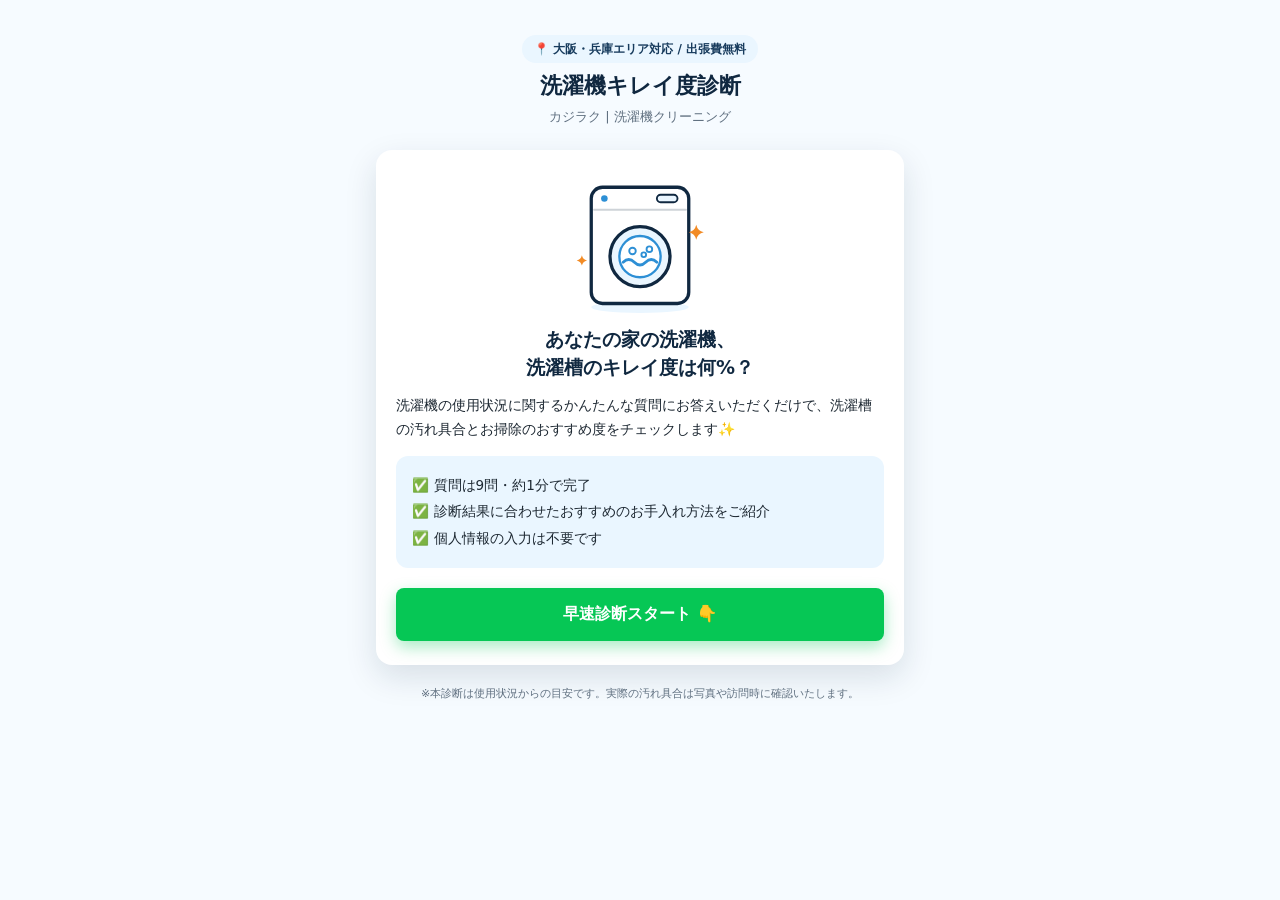
<file: sentaku-shindan.html>
<!DOCTYPE html>
<html lang="ja">

<head>
    <meta charset="UTF-8">
    <meta name="viewport" content="width=device-width, initial-scale=1.0">
    <title>洗濯機キレイ度診断 | カジラク</title>
    <meta name="description" content="質問に答えるだけで、あなたの家の洗濯機（洗濯槽）の「お掃除おすすめ度」をチェック！状態に合わせたおすすめのお手入れ方法もご紹介する無料診断です。">
    <style>
        :root {
            --navy: #102840;
            --navy-2: #173b5d;
            --blue: #2d8fd5;
            --sky: #eaf6ff;
            --mint: #e8f8f0;
            --line: #06c755;
            --line-dark: #049640;
            --orange: #f28b25;
            --red: #d9493f;
            --red-bg: #fdecea;
            --ink: #1e2933;
            --muted: #607080;
            --border: #dce5ec;
            --bg: #f6fbff;
            --white: #ffffff;
            --shadow: 0 12px 32px rgba(16, 40, 64, 0.13);
        }

        * {
            margin: 0;
            padding: 0;
            box-sizing: border-box;
        }

        body {
            font-family: -apple-system, "system-ui", "Hiragino Sans", "Yu Gothic", "Noto Sans JP", sans-serif;
            background: var(--bg);
            color: var(--ink);
            line-height: 1.7;
            -webkit-font-smoothing: antialiased;
        }

        .wrap {
            max-width: 560px;
            margin: 0 auto;
            padding: 16px 16px 48px;
        }

        /* ヘッダー */
        .site-header {
            text-align: center;
            padding: 18px 0 6px;
        }

        .site-header .area-badge {
            display: inline-block;
            background: var(--sky);
            color: var(--navy-2);
            font-size: 12px;
            font-weight: 700;
            padding: 4px 12px;
            border-radius: 999px;
            margin-bottom: 8px;
        }

        .site-header h1 {
            font-size: 22px;
            color: var(--navy);
            font-weight: 900;
            line-height: 1.4;
        }

        .site-header p.lead {
            font-size: 13px;
            color: var(--muted);
            margin-top: 4px;
        }

        /* カード共通 */
        .card {
            background: var(--white);
            border-radius: 16px;
            box-shadow: var(--shadow);
            padding: 24px 20px;
            margin-top: 16px;
        }

        /* プログレスバー */
        .progress-area {
            margin-top: 20px;
            display: none;
        }

        .progress-label {
            font-size: 12px;
            font-weight: 700;
            color: var(--blue);
            text-align: right;
            margin-bottom: 4px;
        }

        .progress-track {
            height: 8px;
            background: var(--border);
            border-radius: 999px;
            overflow: hidden;
        }

        .progress-fill {
            height: 100%;
            width: 0;
            background: linear-gradient(90deg, var(--blue), #55b1ee);
            border-radius: 999px;
            transition: width .35s ease;
        }

        /* スタート画面の洗濯機イラスト */
        .start-illust {
            display: block;
            width: 150px;
            max-width: 62%;
            height: auto;
            margin: 2px auto 6px;
        }

        /* ドラムの中の水面をゆらす */
        .wm-water {
            animation: wmWater 3s ease-in-out infinite;
        }

        @keyframes wmWater {

            0%,
            100% {
                transform: translateX(0);
            }

            50% {
                transform: translateX(-4px);
            }
        }

        /* 泡がふわっと浮かんで消える */
        .wm-bubble {
            animation: wmBubble 3s ease-in infinite;
        }

        .wm-bubble-2 {
            animation-delay: 1s;
        }

        .wm-bubble-3 {
            animation-delay: 2s;
        }

        @keyframes wmBubble {
            0% {
                opacity: 0;
                transform: translateY(0);
            }

            30% {
                opacity: 1;
            }

            100% {
                opacity: 0;
                transform: translateY(-14px);
            }
        }

        .ac-sparkle {
            animation: acSparkle 2.4s ease-in-out infinite;
            transform-origin: center;
        }

        .ac-sparkle-2 {
            animation-delay: 1.2s;
        }

        @keyframes acSparkle {

            0%,
            100% {
                opacity: .35;
                transform: scale(.8);
            }

            50% {
                opacity: 1;
                transform: scale(1.15);
            }
        }

        /* 動きを減らす設定の方には静止して見せる */
        @media (prefers-reduced-motion: reduce) {

            .wm-water,
            .wm-bubble,
            .ac-sparkle {
                animation: none;
            }
        }

        .start-title {
            font-size: 19px;
            font-weight: 900;
            color: var(--navy);
            text-align: center;
            margin-top: 8px;
            line-height: 1.5;
        }

        .start-text {
            font-size: 14px;
            color: var(--ink);
            margin-top: 12px;
        }

        .start-points {
            background: var(--sky);
            border-radius: 12px;
            padding: 14px 16px;
            margin-top: 14px;
            font-size: 13.5px;
        }

        .start-points li {
            list-style: none;
            padding-left: 1.6em;
            position: relative;
            margin: 4px 0;
        }

        .start-points li::before {
            content: "✅";
            position: absolute;
            left: 0;
        }

        /* 質問 */
        .q-number {
            display: inline-block;
            background: var(--navy);
            color: #fff;
            font-size: 12px;
            font-weight: 700;
            padding: 3px 12px;
            border-radius: 999px;
        }

        .q-title {
            font-size: 17px;
            font-weight: 900;
            color: var(--navy);
            margin-top: 10px;
            line-height: 1.5;
        }

        .q-note {
            font-size: 12px;
            color: var(--muted);
            margin-top: 6px;
        }

        .choices {
            margin-top: 16px;
            display: grid;
            gap: 10px;
        }

        .choice-btn {
            display: block;
            width: 100%;
            text-align: left;
            background: var(--white);
            border: 2px solid var(--border);
            border-radius: 12px;
            padding: 14px 16px;
            font-size: 15px;
            font-weight: 700;
            color: var(--ink);
            cursor: pointer;
            transition: border-color .15s, background .15s, transform .1s;
            font-family: inherit;
        }

        /* マウス操作のときだけ色を変える（スマホはタップ後も色が残ってしまうため） */
        @media (hover: hover) {
            .choice-btn:hover {
                border-color: var(--blue);
                background: var(--sky);
            }
        }

        /* タップした選択肢は一瞬水色に光らせてから次へ進む（スマホでも押した手応えが出るように） */
        .choice-btn.is-selected {
            border-color: var(--blue);
            background: var(--sky);
        }

        .choice-btn:active {
            transform: scale(.98);
        }

        .back-link {
            display: inline-block;
            margin-top: 16px;
            font-size: 13px;
            color: var(--muted);
            background: none;
            border: none;
            cursor: pointer;
            text-decoration: underline;
            font-family: inherit;
        }

        /* ===== 診断結果 ===== */
        .result-bar {
            display: flex;
            justify-content: space-between;
            align-items: center;
            background: var(--navy-2);
            color: #fff;
            border-radius: 12px;
            padding: 12px 18px;
            margin-top: 20px;
        }

        .result-bar .bar-title {
            font-size: 16px;
            font-weight: 900;
        }

        .result-bar .bar-right {
            font-size: 12px;
            font-weight: 700;
            opacity: .9;
        }

        /* スコアカード */
        .score-flex {
            display: flex;
            flex-wrap: wrap;
            gap: 18px;
            align-items: center;
            justify-content: center;
        }

        .ring-block {
            text-align: center;
        }

        .ring-label {
            font-size: 13px;
            font-weight: 900;
            color: var(--navy);
            line-height: 1.5;
            margin-bottom: 8px;
        }

        .ring-wrap {
            position: relative;
            width: 150px;
            height: 150px;
            margin: 0 auto;
        }

        .ring-fill {
            position: absolute;
            top: 10px;
            left: 10px;
            right: 10px;
            bottom: 10px;
            border-radius: 50%;
            background: conic-gradient(from 0deg, var(--border) 0%, var(--border) 100%);
            transition: background .2s linear;
        }

        .ring-hole {
            position: absolute;
            top: 24px;
            left: 24px;
            right: 24px;
            bottom: 24px;
            border-radius: 50%;
            background: var(--white);
        }

        .ring-center {
            position: absolute;
            inset: 0;
            display: flex;
            align-items: center;
            justify-content: center;
            font-weight: 900;
            color: var(--red);
        }

        .ring-center .num {
            font-size: 42px;
            line-height: 1;
        }

        .ring-center .pct {
            font-size: 18px;
            margin-top: 12px;
        }

        .score-msg {
            flex: 1;
            min-width: 230px;
        }

        .score-msg .msg-label {
            font-size: 14px;
            font-weight: 900;
            color: var(--navy-2);
        }

        .score-msg .msg-level {
            font-size: 27px;
            font-weight: 900;
            color: var(--navy);
            line-height: 1.4;
        }

        .score-msg .msg-level .lv {
            color: var(--red);
            background: linear-gradient(transparent 65%, #fff3b8 65%);
            padding: 0 2px;
        }

        .warn-box {
            display: flex;
            gap: 10px;
            align-items: flex-start;
            background: var(--sky);
            border-radius: 12px;
            padding: 12px 14px;
            font-size: 13px;
            font-weight: 700;
            margin-top: 12px;
        }

        .warn-box.ok {
            background: var(--mint);
        }

        .warn-box .warn-icon {
            font-size: 18px;
            line-height: 1.3;
        }

        /* セクション見出しバッジ */
        .sec-badge {
            display: inline-block;
            background: var(--navy-2);
            color: #fff;
            font-size: 13px;
            font-weight: 900;
            padding: 4px 16px;
            border-radius: 999px;
            margin-bottom: 12px;
        }

        .sec-badge.red {
            background: var(--blue);
        }

        /* 気になったポイント */
        .concern {
            display: flex;
            gap: 10px;
            padding: 10px 0;
            border-bottom: 1px dashed var(--border);
        }

        .concern:last-of-type {
            border-bottom: none;
        }

        .concern .c-icon {
            flex-shrink: 0;
            width: 24px;
            height: 24px;
            border-radius: 50%;
            background: var(--blue);
            color: #fff;
            font-size: 13px;
            display: flex;
            align-items: center;
            justify-content: center;
            margin-top: 3px;
        }

        .concern .c-title {
            font-size: 14.5px;
            font-weight: 900;
            color: var(--navy);
        }

        .concern .c-desc {
            font-size: 12.5px;
            color: var(--muted);
        }

        /* あなたの場合（おすすめ） */
        .rec-title {
            font-size: 21px;
            font-weight: 900;
            color: var(--navy);
            line-height: 1.5;
        }

        .rec-title .accent {
            color: var(--blue);
        }

        .rec-lead {
            font-size: 13.5px;
            margin-top: 8px;
        }

        .rec-reasons {
            background: var(--sky);
            border-radius: 12px;
            padding: 14px 16px;
            margin-top: 12px;
        }

        .rec-reasons .rr-title {
            font-size: 13px;
            font-weight: 900;
            color: var(--blue);
            margin-bottom: 4px;
        }

        .rec-reasons li {
            list-style: none;
            font-size: 13.5px;
            font-weight: 700;
            padding-left: 1.6em;
            position: relative;
            margin: 3px 0;
        }

        .rec-reasons li::before {
            content: "✅";
            position: absolute;
            left: 0;
        }

        /* 料金の目安 */
        .price-box {
            background: var(--sky);
            border-radius: 12px;
            padding: 14px 16px;
            margin-top: 12px;
        }

        .price-box .pb-title {
            font-size: 13px;
            font-weight: 900;
            color: var(--blue);
            margin-bottom: 4px;
        }

        .pb-row {
            display: flex;
            justify-content: space-between;
            align-items: center;
            font-size: 14px;
            font-weight: 700;
            padding: 6px 0;
            border-bottom: 1px dashed var(--border);
        }

        .pb-row:last-of-type {
            border-bottom: none;
        }

        .pb-row b {
            color: var(--orange);
            font-size: 16px;
        }

        .pb-note {
            font-size: 11px;
            color: var(--muted);
            margin-top: 6px;
        }

        /* 比較セクション */
        .vs-heading {
            text-align: center;
            font-size: 15.5px;
            font-weight: 900;
            color: var(--navy);
            margin-bottom: 12px;
        }

        .vs-grid {
            display: grid;
            grid-template-columns: 1fr 1fr;
            gap: 10px;
            position: relative;
        }

        @media (max-width: 480px) {
            .vs-grid {
                grid-template-columns: 1fr;
            }
        }

        .vs-card {
            border: 2px solid var(--border);
            border-radius: 12px;
            padding: 14px;
        }

        .vs-card.full {
            border-color: var(--blue);
            background: #f5faff;
        }

        .vs-tag {
            display: block;
            text-align: center;
            font-size: 12.5px;
            font-weight: 900;
            color: #fff;
            background: var(--navy-2);
            border-radius: 999px;
            padding: 3px 10px;
            margin-bottom: 10px;
        }

        .vs-card.full .vs-tag {
            background: var(--blue);
        }

        .vs-card li {
            list-style: none;
            font-size: 12.5px;
            font-weight: 700;
            padding-left: 1.5em;
            position: relative;
            margin: 4px 0;
        }

        .vs-card li::before {
            content: "✔";
            position: absolute;
            left: 0;
            color: var(--navy-2);
            font-weight: 900;
        }

        .vs-card.full li::before {
            color: var(--blue);
        }

        .vs-desc {
            font-size: 11.5px;
            color: var(--muted);
            margin-top: 8px;
        }

        .vs-note {
            font-size: 11px;
            color: var(--muted);
            text-align: center;
            margin-top: 10px;
        }

        /* カジラクの安心セクション */
        .trust-card {
            background: var(--sky);
        }

        .trust-title {
            font-size: 15.5px;
            font-weight: 900;
            color: var(--navy);
            text-align: center;
            margin-bottom: 12px;
        }

        .trust-grid {
            display: grid;
            grid-template-columns: repeat(3, 1fr);
            gap: 8px;
        }

        @media (max-width: 480px) {
            .trust-grid {
                grid-template-columns: 1fr;
            }
        }

        .trust-item {
            background: var(--white);
            border-radius: 12px;
            padding: 12px 8px;
            text-align: center;
        }

        .trust-item .t-icon {
            font-size: 20px;
        }

        .trust-item .t-label {
            font-size: 11px;
            color: var(--muted);
            font-weight: 700;
        }

        .trust-item .t-value {
            font-size: 15px;
            font-weight: 900;
            color: var(--navy);
            line-height: 1.4;
        }

        .trust-item .t-value .big {
            font-size: 20px;
            color: var(--blue);
        }

        /* CTA */
        .cta-card {
            text-align: center;
        }

        .cta-title {
            font-size: 15.5px;
            font-weight: 900;
            color: var(--navy);
        }

        .btn-red {
            display: block;
            width: 100%;
            background: linear-gradient(135deg, var(--blue), #1f78b8);
            color: #fff;
            font-size: 16.5px;
            font-weight: 900;
            text-decoration: none;
            border-radius: 999px;
            padding: 16px 12px;
            box-shadow: 0 6px 16px rgba(45, 143, 213, .4);
            transition: opacity .15s;
            margin-top: 14px;
        }

        .btn-red:hover {
            opacity: .88;
        }

        .cta-sub {
            font-size: 11.5px;
            color: var(--muted);
            margin-top: 10px;
        }

        .cta-area {
            text-align: center;
            margin-top: 20px;
        }

        .btn-line {
            display: block;
            width: 100%;
            background: var(--line);
            color: #fff;
            font-size: 16px;
            font-weight: 900;
            text-decoration: none;
            border-radius: 8px;
            padding: 16px 12px;
            box-shadow: 0 6px 16px rgba(6, 199, 85, .35);
            transition: background .15s;
            border: none;
            cursor: pointer;
            font-family: inherit;
        }

        .btn-line:hover {
            background: var(--line-dark);
        }

        .cta-line {
            margin-top: 10px;
            border-radius: 999px;
            font-size: 15px;
        }

        .restart-btn {
            display: inline-block;
            margin-top: 14px;
            background: none;
            border: 2px solid var(--border);
            border-radius: 999px;
            color: var(--muted);
            font-size: 13px;
            font-weight: 700;
            padding: 8px 22px;
            cursor: pointer;
            font-family: inherit;
        }

        .restart-btn:hover {
            border-color: var(--blue);
            color: var(--blue);
        }

        .disclaimer {
            font-size: 11px;
            color: var(--muted);
            text-align: center;
            margin-top: 20px;
        }

        .hidden {
            display: none !important;
        }

        .fade-in {
            animation: fadeIn .3s ease;
        }

        @keyframes fadeIn {
            from {
                opacity: 0;
                transform: translateY(8px);
            }

            to {
                opacity: 1;
                transform: none;
            }
        }
    </style>
</head>

<body>
    <div class="wrap">
        <header class="site-header">
            <span class="area-badge">📍 大阪・兵庫エリア対応 / 出張費無料</span>
            <h1>洗濯機キレイ度診断</h1>
            <p class="lead">カジラク | 洗濯機クリーニング</p>
        </header>

        <!-- プログレス -->
        <div class="progress-area" id="progressArea">
            <div class="progress-label" id="progressLabel"></div>
            <div class="progress-track">
                <div class="progress-fill" id="progressFill"></div>
            </div>
        </div>

        <!-- スタート画面 -->
        <div class="card" id="startCard">
            <svg class="start-illust" viewBox="0 0 160 150" role="img" aria-labelledby="illustTitle">
                <title id="illustTitle">泡でキレイに洗い上がる洗濯機のイラスト</title>

                <!-- 床にうっすら落ちる影 -->
                <ellipse cx="80" cy="140" rx="52" ry="6" fill="var(--sky)" />

                <!-- 本体 -->
                <rect x="28" y="12" width="104" height="124" rx="12" fill="#fff" stroke="var(--navy)"
                    stroke-width="3.5" />
                <!-- 操作パネルの合わせ目 -->
                <path d="M31 36 H129" stroke="var(--navy)" stroke-width="2" opacity=".2" stroke-linecap="round" />
                <!-- 電源ランプと洗剤投入口 -->
                <circle cx="42" cy="24" r="3.5" fill="var(--blue)" />
                <rect x="98" y="20" width="22" height="8" rx="4" fill="var(--sky)" stroke="var(--navy)"
                    stroke-width="2" />

                <!-- ドア（のぞき窓） -->
                <circle cx="80" cy="86" r="32" fill="var(--sky)" stroke="var(--navy)" stroke-width="3.5" />
                <circle cx="80" cy="86" r="22" fill="#fff" stroke="var(--blue)" stroke-width="2.5" />
                <!-- 水面 -->
                <path class="wm-water" d="M62 92 q6 -6 12 0 t12 0 t12 0" fill="none" stroke="var(--blue)"
                    stroke-width="3" stroke-linecap="round" />
                <!-- 泡 -->
                <g fill="none" stroke="var(--blue)" stroke-width="2">
                    <circle class="wm-bubble" cx="72" cy="80" r="3.5" />
                    <circle class="wm-bubble wm-bubble-2" cx="84" cy="84" r="2.5" />
                    <circle class="wm-bubble wm-bubble-3" cx="90" cy="78" r="3" />
                </g>

                <!-- キラッと光るきれいさの表現 -->
                <g fill="var(--orange)">
                    <g transform="translate(140 60)">
                        <path class="ac-sparkle" d="M0 -8 Q1.4 -1.4 8 0 Q1.4 1.4 0 8 Q-1.4 1.4 -8 0 Q-1.4 -1.4 0 -8 Z" />
                    </g>
                    <g transform="translate(18 90)">
                        <path class="ac-sparkle ac-sparkle-2"
                            d="M0 -5.5 Q1 -1 5.5 0 Q1 1 0 5.5 Q-1 1 -5.5 0 Q-1 -1 0 -5.5 Z" />
                    </g>
                </g>
            </svg>
            <p class="start-title">あなたの家の洗濯機、<br>洗濯槽のキレイ度は何%？</p>
            <p class="start-text">洗濯機の使用状況に関するかんたんな質問にお答えいただくだけで、洗濯槽の汚れ具合とお掃除のおすすめ度をチェックします✨</p>
            <ul class="start-points">
                <li>質問は9問・約1分で完了</li>
                <li>診断結果に合わせたおすすめのお手入れ方法をご紹介</li>
                <li>個人情報の入力は不要です</li>
            </ul>
            <div class="cta-area">
                <button class="btn-line" id="startBtn" type="button">早速診断スタート 👇</button>
            </div>
        </div>

        <!-- 質問カード -->
        <div class="card hidden" id="questionCard">
            <span class="q-number" id="qNumber"></span>
            <p class="q-title" id="qTitle"></p>
            <p class="q-note" id="qNote"></p>
            <div class="choices" id="choices"></div>
            <button class="back-link" id="backBtn" type="button">← 1つ前に戻る</button>
        </div>

        <!-- ===== 診断結果 ===== -->
        <div class="hidden" id="resultArea">
            <div class="result-bar">
                <span class="bar-title">診断結果</span>
                <span class="bar-right">✅ 診断おつかれさまでした！</span>
            </div>

            <!-- スコア -->
            <div class="card">
                <div class="score-flex">
                    <div class="ring-block">
                        <p class="ring-label">あなたの洗濯槽<br>キレイ度</p>
                        <div class="ring-wrap">
                            <div class="ring-fill" id="ringFill"></div>
                            <div class="ring-hole"></div>
                            <div class="ring-center" id="ringCenter">
                                <span class="num" id="recNum">0</span><span class="pct">%</span>
                            </div>
                        </div>
                    </div>
                    <div class="score-msg">
                        <p class="msg-label" id="msgLabel">あなたの洗濯機は…</p>
                        <p class="msg-level" id="msgLevel"></p>
                        <div class="warn-box" id="warnBox">
                            <span class="warn-icon" id="warnIcon">⚠️</span>
                            <span id="warnText"></span>
                        </div>
                    </div>
                </div>
            </div>

            <!-- 気になったポイント -->
            <div class="card" id="concernCard">
                <span class="sec-badge">特に気になったポイント</span>
                <div id="concernList"></div>
            </div>

            <!-- あなたの場合 -->
            <div class="card">
                <span class="sec-badge red">あなたの場合</span>
                <p class="rec-title" id="recTitle"></p>
                <p class="rec-lead" id="recLead"></p>
                <div class="rec-reasons hidden" id="recReasons"></div>
                <div class="price-box" id="priceBox">
                    <p class="pb-title">分解クリーニング料金の目安（税込）</p>
                    <div class="pb-row" id="rowTate"><span>縦型洗濯機</span><b>16,000円</b></div>
                    <div class="pb-row" id="rowDrum"><span>ドラム式洗濯機</span><b>28,000円</b></div>
                    <p class="pb-note">※乾燥機能付きや一部メーカーの機種は追加料金をいただく場合があります。詳しくはLINEでお気軽にご相談ください。</p>
                </div>
            </div>

            <!-- 市販クリーナー vs 分解クリーニング -->
            <div class="card">
                <p class="vs-heading">市販クリーナーとプロの分解クリーニングの違い</p>
                <div class="vs-grid">
                    <div class="vs-card">
                        <span class="vs-tag">市販の洗濯槽クリーナー</span>
                        <ul>
                            <li>手軽にできて予防に効果的</li>
                            <li>表面の汚れや除菌に対応</li>
                            <li>月1回の使用がおすすめ</li>
                        </ul>
                        <p class="vs-desc">日常のお手入れとしては優秀ですが、槽の裏側にこびりついたカビまでは落としきれないことがあります。</p>
                    </div>
                    <div class="vs-card full">
                        <span class="vs-tag">プロの分解クリーニング</span>
                        <ul>
                            <li>洗濯槽を取り外して裏側まで洗浄</li>
                            <li>こびりついたカビ・石けんカスを除去</li>
                            <li>ニオイ・黒いカスの根本対策に</li>
                        </ul>
                        <p class="vs-desc">洗濯機を分解し、ふだん見えない洗濯槽の裏側まで徹底的に洗浄する方法です。</p>
                    </div>
                </div>
                <p class="vs-note">※機種や設置状況により、分解できない場合があります。</p>
            </div>

            <!-- カジラクの安心 -->
            <div class="card trust-card">
                <p class="trust-title">カジラクは、洗濯機の分解クリーニングにも対応しています！</p>
                <div class="trust-grid">
                    <div class="trust-item">
                        <div class="t-icon">💬</div>
                        <p class="t-label">高評価口コミ</p>
                        <p class="t-value"><span class="big">1,000</span>件以上</p>
                    </div>
                    <div class="trust-item">
                        <div class="t-icon">👤</div>
                        <p class="t-label">店長・副店長が</p>
                        <p class="t-value">直接対応</p>
                    </div>
                    <div class="trust-item">
                        <div class="t-icon">🛡️</div>
                        <p class="t-label">作業後も安心</p>
                        <p class="t-value">1週間 再施工保証</p>
                    </div>
                </div>
            </div>

            <!-- CTA -->
            <div class="card cta-card">
                <p class="cta-title">この診断結果をもとに、料金を確認してみましょう！</p>
                <a class="btn-red" id="mitumoriBtn" href="sentaku-mitumori.html">かんたん見積もりで料金を見る ›</a>
                <a class="btn-line cta-line" href="https://lin.ee/SBZtDhQ" target="_blank" rel="noopener">LINEで相談・予約する</a>
                <p class="cta-sub">🔒 無理な営業は一切いたしませんので、ご安心ください。</p>
                <button class="restart-btn" id="restartBtn" type="button">もう一度診断する</button>
            </div>
        </div>

        <p class="disclaimer">※本診断は使用状況からの目安です。実際の汚れ具合は写真や訪問時に確認いたします。</p>
    </div>

    <script>
        // 見積もりアプリのURL（同じ場所に置く場合はこのままでOK）
        const MITUMORI_URL = 'sentaku-mitumori.html';

        // ===== 質問の定義（各選択肢に汚れ点数 pts を持つ加点方式） =====
        const QUESTIONS = {
            type: {
                title: 'お使いの洗濯機のタイプはどちらですか？',
                note: '※料金のご案内に使用します（点数には影響しません）',
                choices: [
                    { label: '縦型洗濯機', value: 'tate', pts: 0 },
                    { label: 'ドラム式洗濯機', value: 'drum', pts: 0 },
                ],
            },
            timing: {
                title: '前回、洗濯機の分解クリーニングをしたのはいつ頃ですか？',
                note: '※プロ業者による分解洗浄のみ。市販の洗濯槽クリーナーは除きます',
                choices: [
                    { label: '2年未満', value: 'u2', pts: 0 },
                    { label: '2〜4年以内', value: 'y24', pts: 3 },
                    { label: '4年以上', value: 'o4', pts: 6 },
                    { label: 'したことがない', value: 'never', pts: 6 },
                ],
            },
            years: {
                title: '洗濯機の使用年数はどれくらいですか？',
                note: '',
                choices: [
                    { label: '1年未満', value: 'u1', pts: 0 },
                    { label: '1〜3年', value: 'y13', pts: 2 },
                    { label: '4〜6年', value: 'y46', pts: 4 },
                    { label: '7年以上', value: 'o7', pts: 5 },
                ],
            },
            cleaner: {
                title: '市販の洗濯槽クリーナーはどれくらい使っていますか？',
                note: '',
                choices: [
                    { label: '月1回くらい使っている', value: 'monthly', pts: 0 },
                    { label: '数ヶ月に1回使っている', value: 'sometimes', pts: 2 },
                    { label: 'ほとんど使わない', value: 'rarely', pts: 4 },
                ],
            },
            detergent: {
                title: 'ふだんお使いの洗濯洗剤はどのタイプですか？',
                note: '※無添加・せっけん系は石けんカスが槽に残りやすい性質があります',
                choices: [
                    { label: '一般的な洗剤（液体・粉末・ジェルボール）', value: 'normal', pts: 0 },
                    { label: '無添加・せっけん系の洗剤', value: 'mutenka', pts: 3 },
                    { label: 'わからない', value: 'unknown', pts: 0 },
                ],
            },
            frequency: {
                title: '洗濯の頻度はどれくらいですか？',
                note: '',
                choices: [
                    { label: '1日に2回以上', value: 'twice', pts: 5 },
                    { label: '1日に1回', value: 'daily', pts: 3 },
                    { label: '2〜3日に1回', value: 'few', pts: 2 },
                    { label: '週1回程度', value: 'weekly', pts: 1 },
                ],
            },
            smell: {
                title: '洗濯物や洗濯槽のニオイは気になりますか？',
                note: '※生乾き臭・カビ臭など',
                choices: [
                    { label: '気にならない', value: 'none', pts: 0 },
                    { label: 'たまに気になる', value: 'sometimes', pts: 3 },
                    { label: 'よく気になる', value: 'often', pts: 4 },
                    { label: 'いつも気になる', value: 'always', pts: 5 },
                ],
            },
            debris: {
                // 縦型の人だけに出す質問（ドラム式は代わりに drying を出す）
                title: '洗濯物に黒いカス・ワカメのような汚れが付くことはありますか？',
                note: '',
                choices: [
                    { label: '気にしたことがない', value: 'never_checked', pts: 2 },
                    { label: '付かない', value: 'none', pts: 0 },
                    { label: 'たまに付く', value: 'sometimes', pts: 3 },
                    { label: 'よく付く', value: 'often', pts: 5 },
                ],
            },
            drying: {
                // ドラム式の人だけに出す質問（内部のホコリ詰まりは乾燥の効きに一番先に出るため）
                title: '乾燥機能の効き具合はいかがですか？',
                note: '※ドラム式は内部にホコリがたまると乾燥の効きが落ちやすくなります',
                choices: [
                    { label: '変わらず、しっかり乾く', value: 'none', pts: 0 },
                    { label: '以前より乾きが悪い気がする', value: 'slight', pts: 3 },
                    { label: '明らかに乾かない・生乾きになる', value: 'bad', pts: 5 },
                    { label: '乾燥機能はほとんど使わない', value: 'unused', pts: 0 },
                ],
            },
            habits: {
                title: 'ふだんの使い方で、あてはまるものはどれですか？',
                note: '※フタの閉めっぱなしと残り湯洗濯は、洗濯槽にカビが育ちやすくなります',
                choices: [
                    { label: 'フタは開けて乾かす・残り湯は使わない', value: 'best', pts: 0 },
                    { label: 'フタは閉めっぱなしにしがち', value: 'lid', pts: 3 },
                    { label: 'お風呂の残り湯を使っている', value: 'bathwater', pts: 3 },
                    { label: 'フタ閉めっぱなし＆残り湯も使う', value: 'both', pts: 5 },
                ],
            },
        };

        // ===== 「気になったポイント」の文言（回答ごと） =====
        const CONCERNS = {
            timing: {
                y24: { title: '前回の分解クリーニングから2〜4年経過', desc: '洗濯槽の裏側に汚れがたまり始めている時期です。' },
                o4: { title: '4年以上分解クリーニングしていない', desc: '長期間お掃除していないため、槽の裏側にカビや石けんカスがかなり蓄積している可能性が高い状態です。' },
                never: { title: '分解クリーニングを一度もしたことがない', desc: '使用開始からの汚れが槽の裏側にそのまま蓄積しています。早めのクリーニングを強くおすすめします。' },
            },
            years: {
                y13: { title: '使用年数が1〜3年', desc: '槽の裏側に汚れがたまり始める時期です。' },
                y46: { title: '使用年数が4〜6年', desc: 'カビや石けんカスがたまりやすくなる時期です。' },
                o7: { title: '使用年数が7年以上', desc: '長年の使用で槽の裏側の汚れが蓄積しやすい状態です。' },
            },
            cleaner: {
                sometimes: { title: '洗濯槽クリーナーの使用が数ヶ月に1回', desc: 'お手入れの間隔が空くと、カビが根付きやすくなります。' },
                rarely: { title: '洗濯槽クリーナーをほとんど使っていない', desc: '洗濯槽の裏側は、お手入れをしないとカビや石けんカスがたまり続けます。' },
            },
            detergent: {
                mutenka: { title: '無添加・せっけん系の洗剤を使用', desc: '溶け残った石けんカスが槽の裏側に付きやすく、カビの栄養になりやすい洗剤です。' },
            },
            frequency: {
                twice: { title: '1日に2回以上お洗濯している', desc: '使用回数が多いぶん、石けんカスや湿気で汚れがたまりやすくなります。' },
                daily: { title: '毎日お洗濯している', desc: '使用のたびに石けんカスや湿気がたまり、カビが育ちやすい環境になります。' },
                few: { title: '2〜3日に1回お洗濯している', desc: '標準的な頻度ですが、少しずつ汚れは蓄積していきます。' },
                weekly: { title: '週1回程度お洗濯している', desc: '使用回数は少なめですが、槽内の湿気には注意が必要です。' },
            },
            smell: {
                sometimes: { title: 'ニオイがたまに気になる', desc: '洗濯槽の裏側でカビが発生し始めているサインかもしれません。' },
                often: { title: 'ニオイがよく気になる', desc: '槽の裏側の汚れが原因でニオイが発生している可能性があります。' },
                always: { title: 'ニオイがいつも気になる', desc: '洗濯槽の裏側でカビが広がっている可能性が高い状態です。' },
            },
            debris: {
                never_checked: { title: '洗濯槽の汚れを気にしたことがない', desc: '見えない槽の裏側にカビがたまっている可能性があります。' },
                sometimes: { title: '黒いカスがたまに付く', desc: '槽の裏側のカビ（ピロピロわかめ）がはがれて出てきているサインです。' },
                often: { title: '黒いカスがよく付く', desc: '槽の裏側のカビがかなり広がっている状態です。洗い上がりの衛生面にも影響します。' },
            },
            drying: {
                slight: { title: '乾燥の効きがやや落ちている', desc: '内部のホコリ詰まりで乾燥効率が下がり始めているサインかもしれません。' },
                bad: { title: '乾燥機能が明らかに落ちている', desc: '内部やヒーター周りにホコリが詰まっている可能性が高い状態です。電気代にも影響します。' },
            },
            habits: {
                lid: { title: 'フタを閉めっぱなしにしがち', desc: '槽内に湿気がこもり、カビが育ちやすくなります。' },
                bathwater: { title: 'お風呂の残り湯を使っている', desc: '残り湯の雑菌や皮脂が槽内に残り、カビの栄養になります。' },
                both: { title: 'フタ閉めっぱなし＆残り湯洗濯', desc: '湿気と雑菌の両方がそろい、カビが特に育ちやすい環境です。' },
            },
        };

        // 質問を出す順番（debrisは縦型のみ・dryingはドラム式のみ。どちらか片方だけ出るので常に9問）
        // タイプ → 使用年数 → 前回の分解クリーニング → その他の使用状況、の順に聞く
        const ORDER = ['type', 'years', 'timing', 'cleaner', 'detergent', 'frequency', 'smell', 'debris', 'drying', 'habits'];

        // 汚れ点数の最大値（timing6 + years5 + cleaner4 + detergent3 + frequency5 + smell5 + debris/dryingどちらか5 + habits5。typeは0）
        const MAX_PTS = 38;

        // ===== 状態管理 =====
        let answers = {};
        let history = [];

        const $ = (id) => document.getElementById(id);

        // 黒いカスの質問は縦型のみ・乾燥機能の質問はドラム式のみ出す
        function shouldAsk(key) {
            const isDrum = answers.type && answers.type.value === 'drum';
            if (key === 'debris') return !isDrum;
            if (key === 'drying') return isDrum;
            return true;
        }

        function nextQuestion() {
            for (const key of ORDER) {
                if (!shouldAsk(key)) continue;
                if (!answers[key]) return key;
            }
            return null; // 全問終了
        }

        // 全体の質問数（debris/dryingはどちらか片方だけ出るので常に9問になる）
        function totalQuestions() {
            return ORDER.filter(shouldAsk).length;
        }

        // 質問ごとのおすすめ度への加算（%）
        function deductionOf(key) {
            return Math.round((answers[key].pts / MAX_PTS) * 100);
        }

        // 4年以上分解クリーニングしていない／一度もしたことがない人かどうか（おすすめ判定に使う）
        function isLongNeglect() {
            return answers.timing && (answers.timing.value === 'o4' || answers.timing.value === 'never');
        }

        // 使用4年以上（4〜6年・7年以上）かどうか
        function isOldMachine() {
            return answers.years && (answers.years.value === 'y46' || answers.years.value === 'o7');
        }

        // お掃除おすすめ度 = 各項目の加算合計（5%〜95%の範囲で表示）
        function calcRecScore() {
            let total = 0;
            for (const key of ORDER) {
                if (answers[key]) total += deductionOf(key);
            }
            let score = Math.max(5, Math.min(95, total));
            // 長期間お掃除していない場合、自覚症状が少なくても槽の裏側には汚れが蓄積しているため下限を設ける
            // ・4年以上分解クリーニングしていない → キレイ度 最大40%
            // ・一度もしていない＋使用4年以上 → キレイ度 最大30%（使用3年以内には適用しない）
            if (answers.timing && answers.timing.value === 'never' && isOldMachine()) score = Math.max(score, 70);
            else if (answers.timing && answers.timing.value === 'o4') score = Math.max(score, 60);
            // ニオイ・黒いカス・乾燥低下のサインが2つ出ている場合、
            // 使用年数などが浅くても槽の裏側に汚れがたまっているため、キレイ度に上限を設ける
            const symp = symptomCount();
            if (symp >= 2) score = Math.max(score, 50); // キレイ度 50%以下
            // 強い汚れのサインが1つだけの場合も、キレイ度が高く表示されすぎないように上限を設ける
            if (answers.debris && answers.debris.value === 'often') score = Math.max(score, 75);         // よく付く → 最大25%
            else if (answers.debris && answers.debris.value === 'sometimes') score = Math.max(score, 60); // たまに付く → 最大40%
            if (answers.smell && answers.smell.value === 'always') score = Math.max(score, 65);           // いつも気になる → 最大35%
            if (isDryingBad()) score = Math.max(score, 60);                                               // 乾燥が明らかに低下 → 最大40%
            return score;
        }

        // 4段階の状態フレーズと色（エアコン診断と同じ基準に固定）
        const LEVELS = [
            { min: 60, text: 'かなり汚れているかも', hue: 5 },
            { min: 40, text: '汚れがたまり始めています', hue: 40 },
            { min: 20, text: 'おおむね良好な状態です', hue: 110 },
            { min: 0, text: 'とてもキレイな状態です', hue: 200 },
        ];

        // 状態フレーズと色を決める。
        // 黒いカスが実際に付いている人は、合計点が低くても「とてもキレイ」とは表示しない。
        function levelInfo(score) {
            const info = LEVELS.find((lv) => score >= lv.min) || LEVELS[LEVELS.length - 1];
            if ((hasDirtSign() || isDryingBad()) && info.min === 0) {
                return LEVELS.find((lv) => lv.min === 20);
            }
            return info;
        }

        function levelOf(score) {
            return levelInfo(score).text;
        }

        function colorOf(score) {
            return `hsl(${levelInfo(score).hue}, 78%, 44%)`;
        }

        // キレイ度に応じたリングのグラデーション
        function buildRingGradient(cleanScore, hue) {
            const mid = (cleanScore / 2).toFixed(1);
            const end = cleanScore.toFixed(1);
            const stops = [
                `hsl(${hue}, 78%, 40%) 0%`,
                `hsl(${hue}, 78%, 58%) ${mid}%`,
                `hsl(${hue}, 78%, 40%) ${end}%`,
                `var(--border) ${end}%`,
                `var(--border) 100%`,
            ];
            return `conic-gradient(from 0deg, ${stops.join(', ')})`;
        }

        // ===== 気になったポイントの一覧を作る（減点が大きい順） =====
        function buildConcerns() {
            const items = [];
            for (const key of ORDER) {
                if (!answers[key]) continue;
                const c = CONCERNS[key] && CONCERNS[key][answers[key].value];
                if (c && answers[key].pts > 0) {
                    items.push({ ...c, ded: deductionOf(key) });
                }
            }
            items.sort((a, b) => b.ded - a.ded);
            return items;
        }

        // ===== 汚れのサイン（ニオイ・黒いカス） =====
        // 「たまに付く」「よく付く」＝実際に目で見えた汚れのサイン。
        // 「気にしたことがない」は"確認できていない"だけでサインには含めない。
        function hasDirtSign() {
            if (!answers.debris) return false;
            return answers.debris.value === 'sometimes' || answers.debris.value === 'often';
        }

        // 「よく気になる」「いつも気になる」＝ニオイがはっきり出ている状態。
        // 判定は点数ではなく選んだ選択肢そのもので見る（配点を変えても条件がズレないようにするため）
        function isStrongSmell() {
            if (!answers.smell) return false;
            return answers.smell.value === 'often' || answers.smell.value === 'always';
        }

        // 「明らかに乾かない」＝ドラム式の内部詰まりがはっきり出ているサイン（黒いカスと同格に扱う）
        function isDryingBad() {
            if (!answers.drying) return false;
            return answers.drying.value === 'bad';
        }

        function symptomCount() {
            let n = 0;
            if (answers.smell && answers.smell.pts > 0) n++;
            if (hasDirtSign()) n++;
            if (answers.drying && answers.drying.pts > 0) n++; // ドラム式の乾燥低下もサインに数える
            return n;
        }

        // ===== 分解クリーニングをおすすめする条件と理由 =====
        function fullReasons() {
            const reasons = [];
            if (answers.debris) {
                if (answers.debris.value === 'often') reasons.push('黒いカス・ワカメ状の汚れがよく付く');
                else if (answers.debris.value === 'sometimes') reasons.push('黒いカスが付くことがある');
                else if (answers.debris.value === 'never_checked') reasons.push('洗濯槽の裏側の汚れを確認できていない');
            }
            if (answers.drying) {
                if (answers.drying.value === 'bad') reasons.push('乾燥機能が明らかに落ちている');
                else if (answers.drying.value === 'slight') reasons.push('乾燥の効きが落ちてきている');
            }
            if (isStrongSmell()) reasons.push('生乾き臭・カビ臭がはっきり出ている');
            else if (answers.smell && answers.smell.value === 'sometimes') reasons.push('ニオイが気になることがある');
            if (answers.timing) {
                if (answers.timing.value === 'o4') reasons.push('4年以上分解クリーニングしていない');
                if (answers.timing.value === 'never') reasons.push('分解クリーニングを一度もしたことがない');
            }
            if (answers.cleaner && answers.cleaner.value === 'rarely') reasons.push('洗濯槽クリーナーをほとんど使っていない');
            if (answers.detergent && answers.detergent.value === 'mutenka') reasons.push('石けんカスが残りやすい無添加系洗剤を使っている');
            if (answers.habits && answers.habits.value !== 'best') reasons.push('カビが育ちやすい使い方になっている');
            return reasons;
        }

        // 洗濯機タイプに合わせて料金表示を切り替える
        function updatePriceBox() {
            const t = answers.type ? answers.type.value : 'unknown';
            $('rowTate').classList.toggle('hidden', t === 'drum');
            $('rowDrum').classList.toggle('hidden', t === 'tate');
        }

        function showQuestion(key) {
            const q = QUESTIONS[key];
            $('startCard').classList.add('hidden');
            $('resultArea').classList.add('hidden');
            const card = $('questionCard');
            card.classList.remove('hidden');
            card.classList.remove('fade-in');
            void card.offsetWidth;
            card.classList.add('fade-in');

            const num = history.length + 1;
            $('qNumber').textContent = `質問 ${num} / ${totalQuestions()}`;
            $('qTitle').textContent = q.title;
            $('qNote').textContent = q.note;
            $('qNote').style.display = q.note ? '' : 'none';

            const box = $('choices');
            box.innerHTML = '';
            delete box.dataset.locked; // 新しい質問ではタップを受け付け直す
            q.choices.forEach((c) => {
                const btn = document.createElement('button');
                btn.type = 'button';
                btn.className = 'choice-btn';
                btn.textContent = c.label;
                btn.addEventListener('click', () => {
                    if (box.dataset.locked) return; // 連打による二重回答を防ぐ
                    box.dataset.locked = '1';
                    btn.classList.add('is-selected'); // 押した選択肢を一瞬水色にしてから次へ
                    answers[key] = { value: c.value, pts: c.pts, label: c.label };
                    history.push(key);
                    setTimeout(advance, 180);
                });
                box.appendChild(btn);
            });

            $('backBtn').style.display = history.length ? '' : 'none';

            // プログレス更新
            $('progressArea').style.display = 'block';
            $('progressLabel').textContent = `質問 ${num} / ${totalQuestions()}`;
            $('progressFill').style.width = `${((num - 1) / totalQuestions()) * 100}%`;
        }

        function advance() {
            const key = nextQuestion();
            if (key) {
                showQuestion(key);
            } else {
                showResult();
            }
        }

        function showResult() {
            const score = calcRecScore();          // 汚れスコア（内部判定用。高いほど汚れている）
            const cleanScore = Math.max(5, Math.min(95, 100 - score)); // キレイ度（表示用）
            const level = levelOf(score);
            const color = colorOf(score);
            const concerns = buildConcerns();
            const sympN = symptomCount();

            $('questionCard').classList.add('hidden');
            $('progressFill').style.width = '100%';
            $('progressLabel').textContent = '診断完了！';

            const area = $('resultArea');
            area.classList.remove('hidden');
            area.classList.add('fade-in');

            // リングゲージ
            const ringFill = $('ringFill');
            const ringCenter = $('ringCenter');
            ringCenter.style.color = color;
            const hue = levelInfo(score).hue;

            // 数字カウントアップ＋リングのグラデーションを同時に伸ばす
            const numEl = $('recNum');
            let cur = 0;
            const step = Math.max(1, Math.round(cleanScore / 40));
            const timer = setInterval(() => {
                cur = Math.min(cleanScore, cur + step);
                numEl.textContent = cur;
                ringFill.style.background = buildRingGradient(cur, hue);
                if (cur >= cleanScore) clearInterval(timer);
            }, 25);

            // 状態フレーズ
            $('msgLevel').innerHTML = `<span class="lv" style="color:${color}">${level}</span>！`;

            // 状況メッセージ
            const warnBox = $('warnBox');
            let warnText = '';
            let warnIcon = '⚠️';
            let warnOk = false;
            if (isLongNeglect() && sympN >= 1) {
                warnText = '長期間分解クリーニングをしていないうえ、ニオイなどの汚れのサインも見られました。洗濯槽の裏側にカビがかなりたまっている可能性が高い状態です。';
            } else if (isLongNeglect()) {
                warnText = '目立った症状はまだ出ていませんが、4年以上分解クリーニングしていない洗濯槽の裏側には、見えないカビや石けんカスが蓄積しているケースがほとんどです。';
            } else if (sympN >= 2) {
                warnText = 'ニオイなどの汚れのサインが複数見られました。洗濯槽の裏側に汚れがたまっている可能性が高そうです。';
            } else if (sympN === 1) {
                warnText = '汚れのサインが見られました。槽の裏側に汚れがたまり始めているかもしれません。';
            } else if (score >= 40) {
                warnText = '目立った症状はまだ出ていませんが、期間的に槽の裏側へ汚れがたまっている可能性があります。';
            } else {
                warnText = '大きな汚れのサインは見つかりませんでした。良い状態をキープできています✨';
                warnIcon = '🌿';
                warnOk = true;
            }
            warnBox.className = 'warn-box' + (warnOk ? ' ok' : '');
            $('warnIcon').textContent = warnIcon;
            $('warnText').textContent = warnText;

            // 気になったポイント
            const cCard = $('concernCard');
            const cList = $('concernList');
            if (concerns.length) {
                cCard.classList.remove('hidden');
                cList.innerHTML = concerns.map((c) => `
                    <div class="concern">
                        <span class="c-icon">✓</span>
                        <div>
                            <p class="c-title">${c.title}</p>
                            <p class="c-desc">${c.desc}</p>
                        </div>
                    </div>`).join('');
            } else {
                cCard.classList.add('hidden');
            }

            // あなたの場合（おすすめ）
            const reasons = fullReasons();
            const recommendFull = isLongNeglect() || hasDirtSign() || isStrongSmell() || isDryingBad() || score >= 50;
            const recReasons = $('recReasons');
            if (recommendFull) {
                $('recTitle').innerHTML = '<span class="accent">洗濯槽の分解クリーニング</span>を<br>おすすめします！';
                $('recLead').textContent = '市販のクリーナーでは落としきれない、洗濯槽の裏側のカビや石けんカスまでしっかり洗浄できます。';
                if (reasons.length) {
                    recReasons.classList.remove('hidden');
                    recReasons.innerHTML = '<p class="rr-title">分解クリーニングがおすすめの理由</p>' + reasons.map((r) => `<li>${r}</li>`).join('');
                } else {
                    recReasons.classList.add('hidden');
                }
            } else if (score >= 20) {
                $('recTitle').innerHTML = 'そろそろ<span class="accent">分解クリーニング</span>の<br>検討がおすすめです';
                $('recLead').textContent = '黒いカスやニオイが出る前のクリーニングが、費用も手間も一番おトクです。月1回の洗濯槽クリーナーとあわせて検討してみてください。';
                recReasons.classList.add('hidden');
            } else {
                $('recTitle').innerHTML = '今すぐのクリーニングは<br><span class="accent">必須ではなさそう</span>です';
                $('recLead').textContent = '良い状態をキープするために、月1回の洗濯槽クリーナーと、2〜3年に1度を目安にした分解クリーニングがおすすめです。';
                recReasons.classList.add('hidden');
            }

            // 料金の目安をタイプに合わせて表示
            updatePriceBox();

            // 見積もりアプリへ診断結果を引き継ぐ（キレイ度とおすすめ内容）
            const recKey = recommendFull ? 'full' : (score >= 20 ? 'soon' : 'none');
            $('mitumoriBtn').href = `${MITUMORI_URL}?clean=${cleanScore}&rec=${recKey}`;

            // 見積もりページから戻ってきたときに、この結果をそのまま復元できるようにしておく
            saveAnswers();

            window.scrollTo({ top: 0, behavior: 'smooth' });
        }

        function goBack() {
            const lastKey = history.pop();
            if (lastKey === undefined) return;
            // 戻る質問以降の回答をすべて消す（ズレを防ぐ）
            const idx = ORDER.indexOf(lastKey);
            ORDER.slice(idx).forEach((k) => delete answers[k]);
            showQuestion(lastKey);
        }

        function restart() {
            answers = {};
            history = [];
            $('resultArea').classList.add('hidden');
            $('progressArea').style.display = 'none';
            $('ringFill').style.background = buildRingGradient(0, 200);
            $('recNum').textContent = '0';
            $('startCard').classList.remove('hidden');
            window.scrollTo({ top: 0, behavior: 'smooth' });
        }

        /* ===== 見積もりページから戻ってきたときの結果の復元 =====
         * 見積もりページの「診断結果に戻る」から ?restore=1 付きで開かれた場合に、
         * 直前の診断結果をそのまま復元する（もう一度答え直さなくて済むように）。
         * 保存先は sessionStorage なので、タブを閉じれば自動的に消える。
         */
        const SAVE_KEY = 'kajiraku_sentaku_answers';

        function saveAnswers() {
            try {
                sessionStorage.setItem(SAVE_KEY, JSON.stringify(answers));
            } catch (e) {
                // プライベートモードなどで保存できない場合は、復元をあきらめるだけ
            }
        }

        function restoreIfRequested() {
            if (new URLSearchParams(window.location.search).get('restore') !== '1') return false;
            let saved;
            try {
                saved = JSON.parse(sessionStorage.getItem(SAVE_KEY) || 'null');
            } catch (e) {
                return false;
            }
            if (!saved) return false;

            // 全問そろっている場合だけ復元する（shouldAsk は answers を見て分岐を判断するので先に入れる）
            answers = saved;
            if (!ORDER.every((k) => !shouldAsk(k) || answers[k])) {
                answers = {};
                return false;
            }

            $('startCard').classList.add('hidden');
            $('progressArea').style.display = 'block';
            showResult();
            return true;
        }

        $('startBtn').addEventListener('click', advance);
        $('backBtn').addEventListener('click', goBack);
        $('restartBtn').addEventListener('click', restart);

        restoreIfRequested();
    </script>
</body>

</html>
</file>
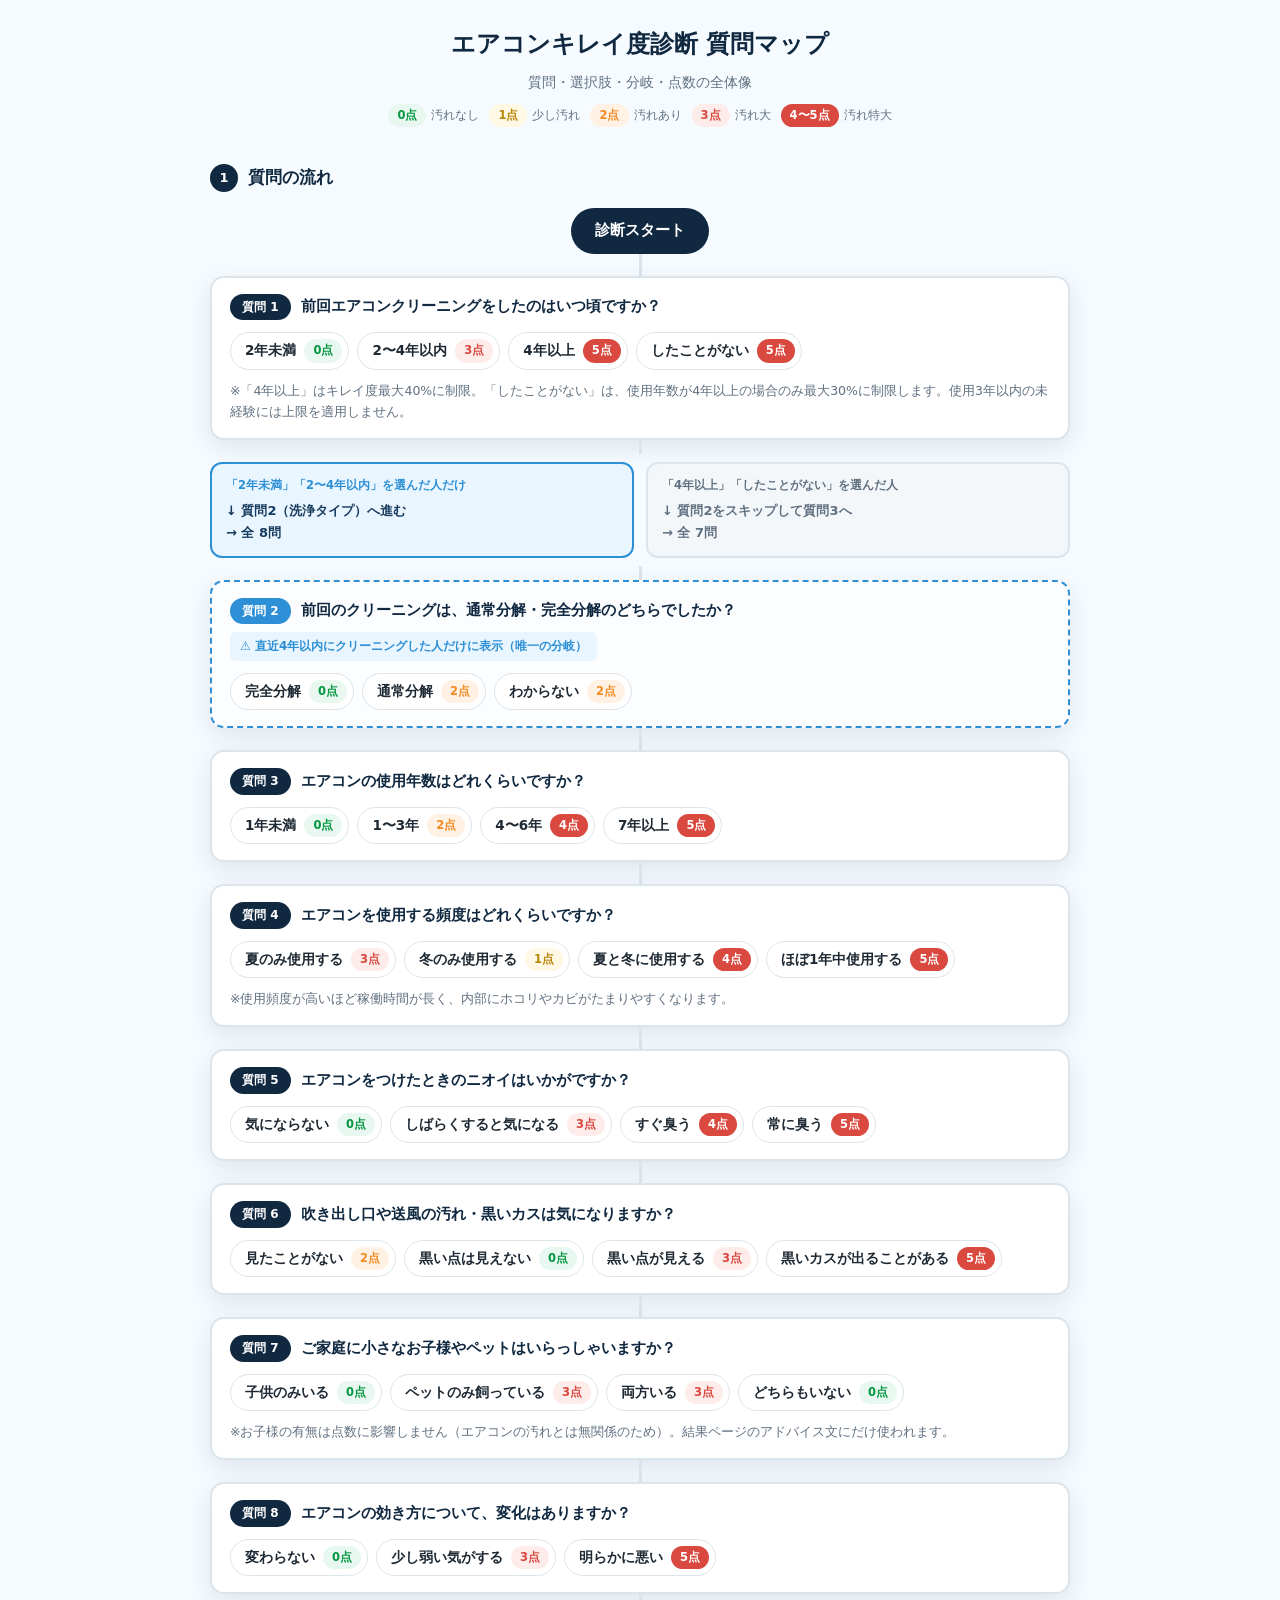
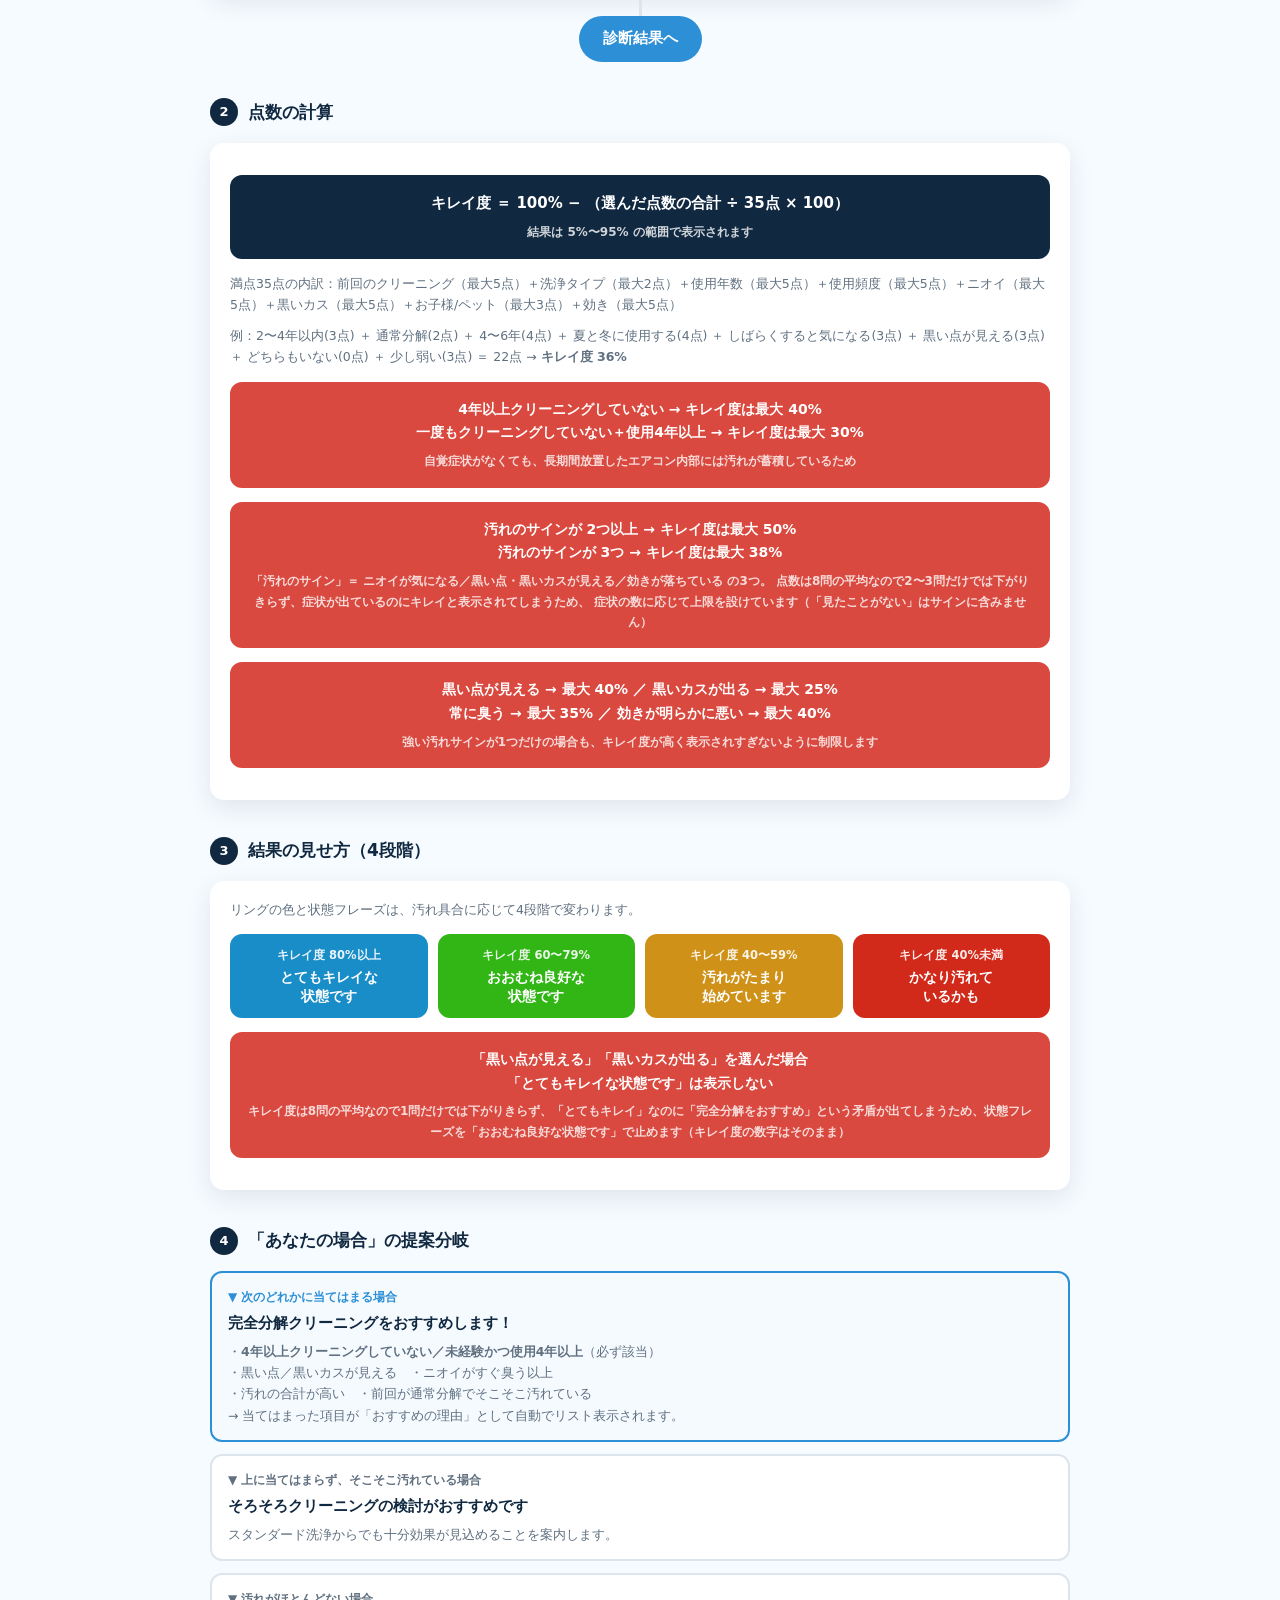
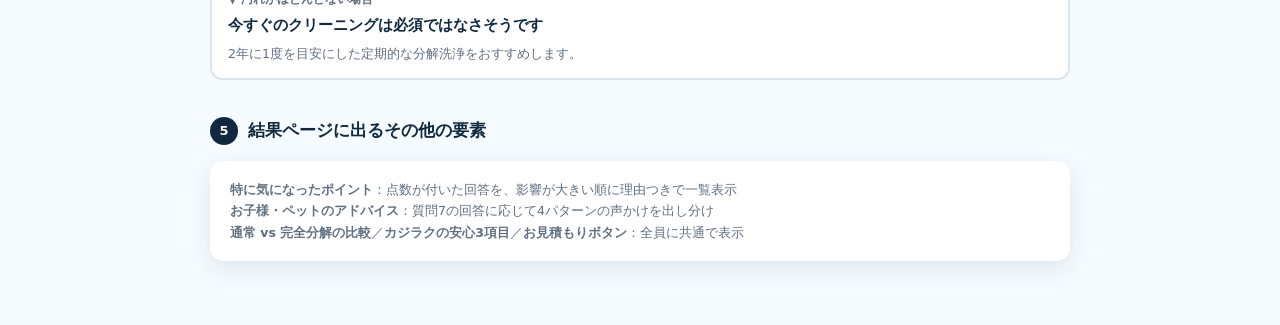
<file: shindan-map.html>
<!DOCTYPE html>
<html lang="ja">

<head>
    <meta charset="UTF-8">
    <meta name="viewport" content="width=device-width, initial-scale=1.0">
    <title>エアコンキレイ度診断 質問マップ</title>
    <style>
        :root {
            --navy: #102840;
            --navy-2: #173b5d;
            --blue: #2d8fd5;
            --sky: #eaf6ff;
            --mint: #e8f8f0;
            --line: #06c755;
            --line-dark: #049640;
            --orange: #f28b25;
            --red: #d9493f;
            --ink: #1e2933;
            --muted: #607080;
            --border: #dce5ec;
            --bg: #f6fbff;
            --white: #ffffff;
            --shadow: 0 8px 24px rgba(16, 40, 64, 0.10);
        }

        * {
            margin: 0;
            padding: 0;
            box-sizing: border-box;
        }

        body {
            font-family: -apple-system, "system-ui", "Hiragino Sans", "Yu Gothic", "Noto Sans JP", sans-serif;
            background: var(--bg);
            color: var(--ink);
            line-height: 1.7;
            -webkit-font-smoothing: antialiased;
            padding: 24px 16px 64px;
        }

        .wrap {
            max-width: 860px;
            margin: 0 auto;
        }

        /* ヘッダー */
        header {
            text-align: center;
            margin-bottom: 28px;
        }

        header h1 {
            font-size: 24px;
            font-weight: 900;
            color: var(--navy);
        }

        header p {
            font-size: 13.5px;
            color: var(--muted);
            margin-top: 6px;
        }

        /* 章見出し */
        .section-title {
            display: flex;
            align-items: center;
            gap: 10px;
            font-size: 17px;
            font-weight: 900;
            color: var(--navy);
            margin: 36px 0 16px;
        }

        .section-title .no {
            background: var(--navy);
            color: #fff;
            font-size: 13px;
            width: 28px;
            height: 28px;
            border-radius: 50%;
            display: flex;
            align-items: center;
            justify-content: center;
            flex-shrink: 0;
        }

        /* スタート／ゴールのノード */
        .node-cap {
            background: var(--navy);
            color: #fff;
            font-weight: 900;
            font-size: 15px;
            text-align: center;
            border-radius: 999px;
            padding: 10px 24px;
            width: fit-content;
            margin: 0 auto;
        }

        .node-cap.goal {
            background: var(--blue);
        }

        /* 縦のつなぎ線 */
        .connector {
            width: 3px;
            height: 22px;
            background: var(--border);
            margin: 0 auto;
        }

        .connector.short {
            height: 14px;
        }

        /* 質問カード */
        .q-card {
            background: var(--white);
            border: 2px solid var(--border);
            border-radius: 14px;
            box-shadow: var(--shadow);
            padding: 16px 18px;
        }

        .q-card.conditional {
            border-color: var(--blue);
            border-style: dashed;
            background: #fbfdff;
        }

        .q-head {
            display: flex;
            align-items: center;
            gap: 10px;
            flex-wrap: wrap;
        }

        .q-no {
            background: var(--navy);
            color: #fff;
            font-size: 12px;
            font-weight: 900;
            padding: 3px 12px;
            border-radius: 999px;
            flex-shrink: 0;
        }

        .q-card.conditional .q-no {
            background: var(--blue);
        }

        .q-title {
            font-size: 15px;
            font-weight: 900;
            color: var(--navy);
        }

        .q-cond {
            font-size: 12px;
            font-weight: 700;
            color: var(--blue);
            background: var(--sky);
            border-radius: 6px;
            padding: 4px 10px;
            margin-top: 8px;
            display: inline-block;
        }

        /* 選択肢 */
        .choices {
            display: flex;
            flex-wrap: wrap;
            gap: 8px;
            margin-top: 12px;
        }

        .choice {
            display: flex;
            align-items: center;
            gap: 8px;
            border: 1.5px solid var(--border);
            border-radius: 999px;
            padding: 6px 6px 6px 14px;
            font-size: 13.5px;
            font-weight: 700;
            background: var(--white);
        }

        .pts {
            font-size: 11.5px;
            font-weight: 900;
            border-radius: 999px;
            padding: 2px 9px;
            white-space: nowrap;
        }

        .pts.p0 {
            background: var(--mint);
            color: var(--line-dark);
        }

        .pts.p1 {
            background: #fff8e5;
            color: #b8860b;
        }

        .pts.p2 {
            background: #fff1e3;
            color: var(--orange);
        }

        .pts.p3 {
            background: #fdecea;
            color: var(--red);
        }

        .pts.p4,
        .pts.p5 {
            background: var(--red);
            color: #fff;
        }

        /* 分岐ブロック */
        .branch {
            display: grid;
            grid-template-columns: 1fr 1fr;
            gap: 12px;
            margin: 8px 0;
        }

        @media (max-width: 620px) {
            .branch {
                grid-template-columns: 1fr;
            }
        }

        .branch-arm {
            border-radius: 12px;
            padding: 12px 14px;
            font-size: 13px;
            font-weight: 700;
        }

        .branch-arm.yes {
            background: var(--sky);
            border: 2px solid var(--blue);
            color: var(--navy-2);
        }

        .branch-arm.no {
            background: #f4f7fa;
            border: 2px solid var(--border);
            color: var(--muted);
        }

        .branch-arm .arm-label {
            font-size: 11.5px;
            font-weight: 900;
            display: block;
            margin-bottom: 4px;
        }

        .branch-arm.yes .arm-label {
            color: var(--blue);
        }

        /* 点数の説明 */
        .info-card {
            background: var(--white);
            border-radius: 14px;
            box-shadow: var(--shadow);
            padding: 18px 20px;
        }

        .formula {
            background: var(--navy);
            color: #fff;
            border-radius: 12px;
            padding: 16px;
            text-align: center;
            font-weight: 900;
            font-size: 15px;
            margin: 14px 0;
        }

        .formula .small {
            display: block;
            font-size: 12px;
            font-weight: 700;
            opacity: .8;
            margin-top: 6px;
        }

        .note {
            font-size: 12.5px;
            color: var(--muted);
            margin-top: 10px;
        }

        /* 結果の段階 */
        .levels {
            display: grid;
            grid-template-columns: repeat(4, 1fr);
            gap: 10px;
            margin-top: 14px;
        }

        @media (max-width: 620px) {
            .levels {
                grid-template-columns: 1fr 1fr;
            }
        }

        .level {
            border-radius: 12px;
            padding: 12px 10px;
            text-align: center;
            color: #fff;
        }

        .level .lv-range {
            font-size: 11.5px;
            font-weight: 700;
            opacity: .9;
        }

        .level .lv-name {
            font-size: 13.5px;
            font-weight: 900;
            margin-top: 2px;
            line-height: 1.4;
        }

        /* 結果分岐 */
        .result-branch {
            display: grid;
            gap: 12px;
            margin-top: 14px;
        }

        .rb {
            border-radius: 12px;
            padding: 14px 16px;
            border: 2px solid var(--border);
            background: var(--white);
        }

        .rb.primary {
            border-color: var(--blue);
            background: #f5faff;
        }

        .rb-cond {
            font-size: 12px;
            font-weight: 900;
            color: var(--blue);
            margin-bottom: 4px;
        }

        .rb .rb-cond.gray {
            color: var(--muted);
        }

        .rb-title {
            font-size: 15px;
            font-weight: 900;
            color: var(--navy);
        }

        .rb-desc {
            font-size: 12.5px;
            color: var(--muted);
            margin-top: 4px;
        }

        .legend {
            display: flex;
            flex-wrap: wrap;
            gap: 10px;
            justify-content: center;
            margin-top: 10px;
            font-size: 12px;
            color: var(--muted);
        }

        .legend span {
            display: flex;
            align-items: center;
            gap: 5px;
        }
    </style>
</head>

<body>
    <div class="wrap">
        <header>
            <h1>エアコンキレイ度診断 質問マップ</h1>
            <p>質問・選択肢・分岐・点数の全体像</p>
            <div class="legend">
                <span><b class="pts p0">0点</b> 汚れなし</span>
                <span><b class="pts p1">1点</b> 少し汚れ</span>
                <span><b class="pts p2">2点</b> 汚れあり</span>
                <span><b class="pts p3">3点</b> 汚れ大</span>
                <span><b class="pts p5">4〜5点</b> 汚れ特大</span>
            </div>
        </header>

        <!-- ===== 質問の流れ ===== -->
        <div class="section-title"><span class="no">1</span>質問の流れ</div>

        <div class="node-cap">診断スタート</div>
        <div class="connector"></div>

        <!-- Q1 -->
        <div class="q-card">
            <div class="q-head">
                <span class="q-no">質問 1</span>
                <span class="q-title">前回エアコンクリーニングをしたのはいつ頃ですか？</span>
            </div>
            <div class="choices">
                <span class="choice">2年未満 <b class="pts p0">0点</b></span>
                <span class="choice">2〜4年以内 <b class="pts p3">3点</b></span>
                <span class="choice">4年以上 <b class="pts p5">5点</b></span>
                <span class="choice">したことがない <b class="pts p5">5点</b></span>
            </div>
            <p class="note">※「4年以上」はキレイ度最大40%に制限。「したことがない」は、使用年数が4年以上の場合のみ最大30%に制限します。使用3年以内の未経験には上限を適用しません。</p>
        </div>

        <div class="connector short"></div>

        <!-- 分岐 -->
        <div class="branch">
            <div class="branch-arm yes">
                <span class="arm-label">「2年未満」「2〜4年以内」を選んだ人だけ</span>
                ↓ 質問2（洗浄タイプ）へ進む<br>
                → 全 8問
            </div>
            <div class="branch-arm no">
                <span class="arm-label">「4年以上」「したことがない」を選んだ人</span>
                ↓ 質問2をスキップして質問3へ<br>
                → 全 7問
            </div>
        </div>

        <div class="connector short"></div>

        <!-- Q2 条件付き -->
        <div class="q-card conditional">
            <div class="q-head">
                <span class="q-no">質問 2</span>
                <span class="q-title">前回のクリーニングは、通常分解・完全分解のどちらでしたか？</span>
            </div>
            <span class="q-cond">⚠️ 直近4年以内にクリーニングした人だけに表示（唯一の分岐）</span>
            <div class="choices">
                <span class="choice">完全分解 <b class="pts p0">0点</b></span>
                <span class="choice">通常分解 <b class="pts p2">2点</b></span>
                <span class="choice">わからない <b class="pts p2">2点</b></span>
            </div>
        </div>

        <div class="connector"></div>

        <!-- Q3 -->
        <div class="q-card">
            <div class="q-head">
                <span class="q-no">質問 3</span>
                <span class="q-title">エアコンの使用年数はどれくらいですか？</span>
            </div>
            <div class="choices">
                <span class="choice">1年未満 <b class="pts p0">0点</b></span>
                <span class="choice">1〜3年 <b class="pts p2">2点</b></span>
                <span class="choice">4〜6年 <b class="pts p4">4点</b></span>
                <span class="choice">7年以上 <b class="pts p5">5点</b></span>
            </div>
        </div>

        <div class="connector"></div>

        <!-- Q4 -->
        <div class="q-card">
            <div class="q-head">
                <span class="q-no">質問 4</span>
                <span class="q-title">エアコンを使用する頻度はどれくらいですか？</span>
            </div>
            <div class="choices">
                <span class="choice">夏のみ使用する <b class="pts p3">3点</b></span>
                <span class="choice">冬のみ使用する <b class="pts p1">1点</b></span>
                <span class="choice">夏と冬に使用する <b class="pts p4">4点</b></span>
                <span class="choice">ほぼ1年中使用する <b class="pts p5">5点</b></span>
            </div>
            <p class="note">※使用頻度が高いほど稼働時間が長く、内部にホコリやカビがたまりやすくなります。</p>
        </div>

        <div class="connector"></div>

        <!-- Q5 -->
        <div class="q-card">
            <div class="q-head">
                <span class="q-no">質問 5</span>
                <span class="q-title">エアコンをつけたときのニオイはいかがですか？</span>
            </div>
            <div class="choices">
                <span class="choice">気にならない <b class="pts p0">0点</b></span>
                <span class="choice">しばらくすると気になる <b class="pts p3">3点</b></span>
                <span class="choice">すぐ臭う <b class="pts p4">4点</b></span>
                <span class="choice">常に臭う <b class="pts p5">5点</b></span>
            </div>
        </div>

        <div class="connector"></div>

        <!-- Q6 -->
        <div class="q-card">
            <div class="q-head">
                <span class="q-no">質問 6</span>
                <span class="q-title">吹き出し口や送風の汚れ・黒いカスは気になりますか？</span>
            </div>
            <div class="choices">
                <span class="choice">見たことがない <b class="pts p2">2点</b></span>
                <span class="choice">黒い点は見えない <b class="pts p0">0点</b></span>
                <span class="choice">黒い点が見える <b class="pts p3">3点</b></span>
                <span class="choice">黒いカスが出ることがある <b class="pts p5">5点</b></span>
            </div>
        </div>

        <div class="connector"></div>

        <!-- Q7 -->
        <div class="q-card">
            <div class="q-head">
                <span class="q-no">質問 7</span>
                <span class="q-title">ご家庭に小さなお子様やペットはいらっしゃいますか？</span>
            </div>
            <div class="choices">
                <span class="choice">子供のみいる <b class="pts p0">0点</b></span>
                <span class="choice">ペットのみ飼っている <b class="pts p3">3点</b></span>
                <span class="choice">両方いる <b class="pts p3">3点</b></span>
                <span class="choice">どちらもいない <b class="pts p0">0点</b></span>
            </div>
            <p class="note">※お子様の有無は点数に影響しません（エアコンの汚れとは無関係のため）。結果ページのアドバイス文にだけ使われます。</p>
        </div>

        <div class="connector"></div>

        <!-- Q8 -->
        <div class="q-card">
            <div class="q-head">
                <span class="q-no">質問 8</span>
                <span class="q-title">エアコンの効き方について、変化はありますか？</span>
            </div>
            <div class="choices">
                <span class="choice">変わらない <b class="pts p0">0点</b></span>
                <span class="choice">少し弱い気がする <b class="pts p3">3点</b></span>
                <span class="choice">明らかに悪い <b class="pts p5">5点</b></span>
            </div>
        </div>

        <div class="connector"></div>
        <div class="node-cap goal">診断結果へ</div>

        <!-- ===== 点数の計算 ===== -->
        <div class="section-title"><span class="no">2</span>点数の計算</div>

        <div class="info-card">
            <div class="formula">
                キレイ度 ＝ 100% − （選んだ点数の合計 ÷ 35点 × 100）
                <span class="small">結果は 5%〜95% の範囲で表示されます</span>
            </div>
            <p class="note">
                満点35点の内訳：前回のクリーニング（最大5点）＋洗浄タイプ（最大2点）＋使用年数（最大5点）＋使用頻度（最大5点）＋ニオイ（最大5点）＋黒いカス（最大5点）＋お子様/ペット（最大3点）＋効き（最大5点）
            </p>
            <p class="note">
                例：2〜4年以内(3点) ＋ 通常分解(2点) ＋ 4〜6年(4点) ＋ 夏と冬に使用する(4点) ＋ しばらくすると気になる(3点) ＋ 黒い点が見える(3点) ＋ どちらもいない(0点) ＋ 少し弱い(3点) ＝ 22点 → <b>キレイ度 36%</b>
            </p>
            <div class="formula" style="background:var(--red); font-size:14px;">
                4年以上クリーニングしていない → キレイ度は最大 40%<br>
                一度もクリーニングしていない＋使用4年以上 → キレイ度は最大 30%
                <span class="small">自覚症状がなくても、長期間放置したエアコン内部には汚れが蓄積しているため</span>
            </div>
            <div class="formula" style="background:var(--red); font-size:14px;">
                汚れのサインが 2つ以上 → キレイ度は最大 50%<br>汚れのサインが 3つ → キレイ度は最大 38%
                <span class="small">「汚れのサイン」＝ ニオイが気になる／黒い点・黒いカスが見える／効きが落ちている の3つ。
                    点数は8問の平均なので2〜3問だけでは下がりきらず、症状が出ているのにキレイと表示されてしまうため、
                    症状の数に応じて上限を設けています（「見たことがない」はサインに含みません）</span>
            </div>
            <div class="formula" style="background:var(--red); font-size:14px;">
                黒い点が見える → 最大 40% ／ 黒いカスが出る → 最大 25%<br>
                常に臭う → 最大 35% ／ 効きが明らかに悪い → 最大 40%
                <span class="small">強い汚れサインが1つだけの場合も、キレイ度が高く表示されすぎないように制限します</span>
            </div>
        </div>

        <!-- ===== 結果の見せ方 ===== -->
        <div class="section-title"><span class="no">3</span>結果の見せ方（4段階）</div>

        <div class="info-card">
            <p class="note" style="margin-top:0;">リングの色と状態フレーズは、汚れ具合に応じて4段階で変わります。</p>
            <div class="levels">
                <div class="level" style="background:hsl(200,78%,44%)">
                    <div class="lv-range">キレイ度 80%以上</div>
                    <div class="lv-name">とてもキレイな<br>状態です</div>
                </div>
                <div class="level" style="background:hsl(110,78%,40%)">
                    <div class="lv-range">キレイ度 60〜79%</div>
                    <div class="lv-name">おおむね良好な<br>状態です</div>
                </div>
                <div class="level" style="background:hsl(40,80%,45%)">
                    <div class="lv-range">キレイ度 40〜59%</div>
                    <div class="lv-name">汚れがたまり<br>始めています</div>
                </div>
                <div class="level" style="background:hsl(5,78%,46%)">
                    <div class="lv-range">キレイ度 40%未満</div>
                    <div class="lv-name">かなり汚れて<br>いるかも</div>
                </div>
            </div>
            <div class="formula" style="background:var(--red); font-size:14px;">
                「黒い点が見える」「黒いカスが出る」を選んだ場合<br>「とてもキレイな状態です」は表示しない
                <span class="small">キレイ度は8問の平均なので1問だけでは下がりきらず、「とてもキレイ」なのに「完全分解をおすすめ」という矛盾が出てしまうため、状態フレーズを「おおむね良好な状態です」で止めます（キレイ度の数字はそのまま）</span>
            </div>
        </div>

        <!-- ===== おすすめの分岐 ===== -->
        <div class="section-title"><span class="no">4</span>「あなたの場合」の提案分岐</div>

        <div class="result-branch">
            <div class="rb primary">
                <p class="rb-cond">▼ 次のどれかに当てはまる場合</p>
                <p class="rb-title">完全分解クリーニングをおすすめします！</p>
                <p class="rb-desc">
                    ・<b>4年以上クリーニングしていない／未経験かつ使用4年以上</b>（必ず該当）<br>
                    ・黒い点／黒いカスが見える　・ニオイがすぐ臭う以上<br>
                    ・汚れの合計が高い　・前回が通常分解でそこそこ汚れている<br>
                    → 当てはまった項目が「おすすめの理由」として自動でリスト表示されます。
                </p>
            </div>
            <div class="rb">
                <p class="rb-cond gray">▼ 上に当てはまらず、そこそこ汚れている場合</p>
                <p class="rb-title">そろそろクリーニングの検討がおすすめです</p>
                <p class="rb-desc">スタンダード洗浄からでも十分効果が見込めることを案内します。</p>
            </div>
            <div class="rb">
                <p class="rb-cond gray">▼ 汚れがほとんどない場合</p>
                <p class="rb-title">今すぐのクリーニングは必須ではなさそうです</p>
                <p class="rb-desc">2年に1度を目安にした定期的な分解洗浄をおすすめします。</p>
            </div>
        </div>

        <div class="section-title"><span class="no">5</span>結果ページに出るその他の要素</div>
        <div class="info-card">
            <p class="note" style="margin-top:0;">
                <b>特に気になったポイント</b>：点数が付いた回答を、影響が大きい順に理由つきで一覧表示<br>
                <b>お子様・ペットのアドバイス</b>：質問7の回答に応じて4パターンの声かけを出し分け<br>
                <b>通常 vs 完全分解の比較</b>／<b>カジラクの安心3項目</b>／<b>お見積もりボタン</b>：全員に共通で表示
            </p>
        </div>
    </div>
</body>

</html>
</file>
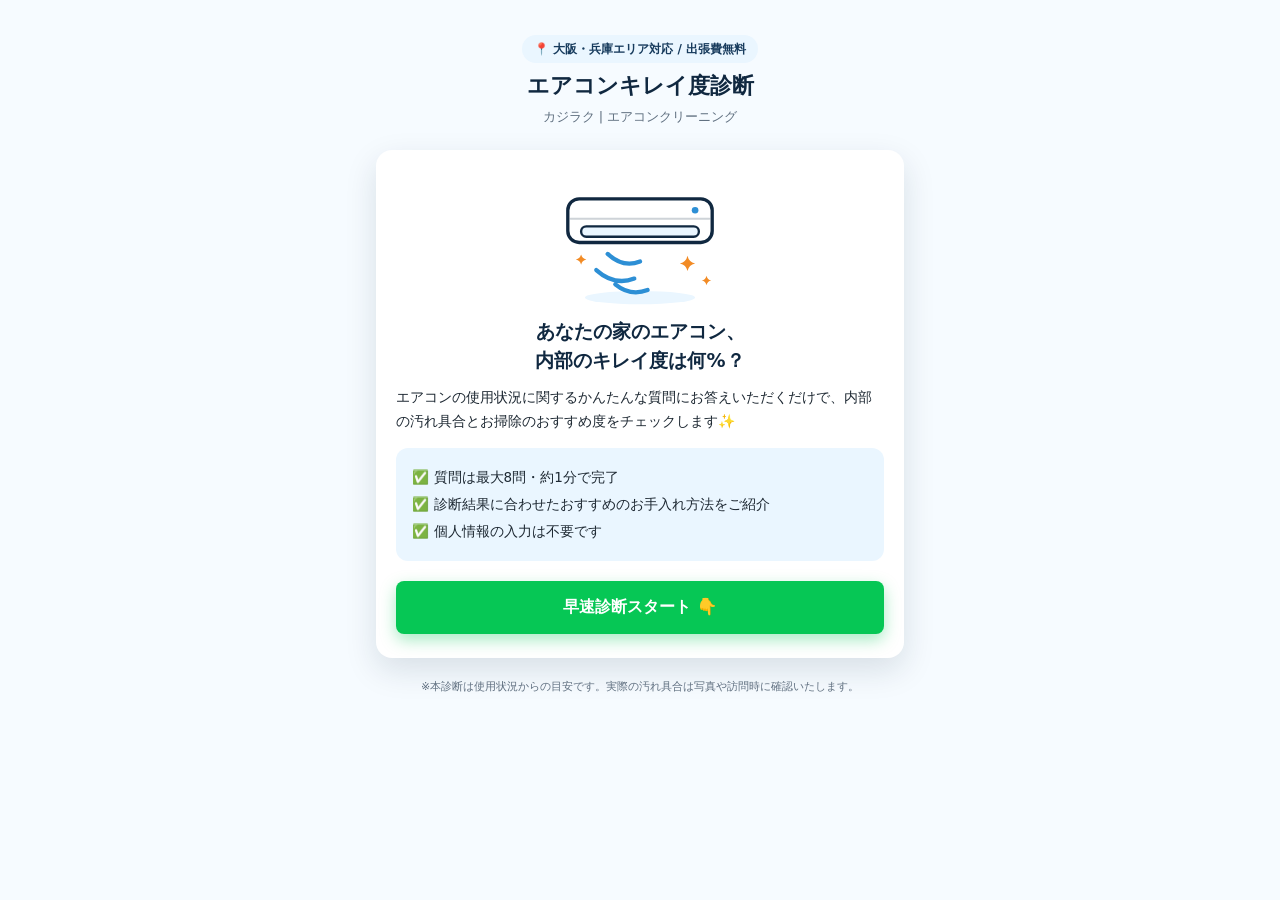
<file: shindan.html>
<!DOCTYPE html>
<html lang="ja">

<head>
    <meta charset="UTF-8">
    <meta name="viewport" content="width=device-width, initial-scale=1.0">
    <title>エアコンキレイ度診断 | カジラク</title>
    <meta name="description" content="質問に答えるだけで、あなたの家のエアコンの「お掃除おすすめ度」をチェック！状態に合わせたおすすめのお手入れ方法もご紹介する無料診断です。">
    <style>
        :root {
            --navy: #102840;
            --navy-2: #173b5d;
            --blue: #2d8fd5;
            --sky: #eaf6ff;
            --mint: #e8f8f0;
            --line: #06c755;
            --line-dark: #049640;
            --orange: #f28b25;
            --red: #d9493f;
            --red-bg: #fdecea;
            --ink: #1e2933;
            --muted: #607080;
            --border: #dce5ec;
            --bg: #f6fbff;
            --white: #ffffff;
            --shadow: 0 12px 32px rgba(16, 40, 64, 0.13);
        }

        * {
            margin: 0;
            padding: 0;
            box-sizing: border-box;
        }

        body {
            font-family: -apple-system, "system-ui", "Hiragino Sans", "Yu Gothic", "Noto Sans JP", sans-serif;
            background: var(--bg);
            color: var(--ink);
            line-height: 1.7;
            -webkit-font-smoothing: antialiased;
        }

        .wrap {
            max-width: 560px;
            margin: 0 auto;
            padding: 16px 16px 48px;
        }

        /* ヘッダー */
        .site-header {
            text-align: center;
            padding: 18px 0 6px;
        }

        .site-header .area-badge {
            display: inline-block;
            background: var(--sky);
            color: var(--navy-2);
            font-size: 12px;
            font-weight: 700;
            padding: 4px 12px;
            border-radius: 999px;
            margin-bottom: 8px;
        }

        .site-header h1 {
            font-size: 22px;
            color: var(--navy);
            font-weight: 900;
            line-height: 1.4;
        }

        .site-header p.lead {
            font-size: 13px;
            color: var(--muted);
            margin-top: 4px;
        }

        /* カード共通 */
        .card {
            background: var(--white);
            border-radius: 16px;
            box-shadow: var(--shadow);
            padding: 24px 20px;
            margin-top: 16px;
        }

        /* プログレスバー */
        .progress-area {
            margin-top: 20px;
            display: none;
        }

        .progress-label {
            font-size: 12px;
            font-weight: 700;
            color: var(--blue);
            text-align: right;
            margin-bottom: 4px;
        }

        .progress-track {
            height: 8px;
            background: var(--border);
            border-radius: 999px;
            overflow: hidden;
        }

        .progress-fill {
            height: 100%;
            width: 0;
            background: linear-gradient(90deg, var(--blue), #55b1ee);
            border-radius: 999px;
            transition: width .35s ease;
        }

        /* スタート画面 */
        .start-emoji {
            font-size: 44px;
            text-align: center;
        }

        /* スタート画面のエアコンイラスト */
        .start-illust {
            display: block;
            width: 190px;
            max-width: 78%;
            height: auto;
            margin: 2px auto 6px;
        }

        /* 吹き出す風を、奥から手前へ流れるように動かす */
        .ac-wind {
            animation: acWind 2.6s ease-in-out infinite;
        }

        .ac-wind-2 {
            animation-delay: .5s;
        }

        .ac-wind-3 {
            animation-delay: 1s;
        }

        @keyframes acWind {

            0%,
            100% {
                opacity: .25;
                transform: translate(0, 0);
            }

            45% {
                opacity: 1;
                transform: translate(3px, 5px);
            }
        }

        .ac-sparkle {
            animation: acSparkle 2.4s ease-in-out infinite;
            transform-origin: center;
        }

        .ac-sparkle-2 {
            animation-delay: 1.2s;
        }

        @keyframes acSparkle {

            0%,
            100% {
                opacity: .35;
                transform: scale(.8);
            }

            50% {
                opacity: 1;
                transform: scale(1.15);
            }
        }

        /* 動きを減らす設定の方には静止して見せる */
        @media (prefers-reduced-motion: reduce) {

            .ac-wind,
            .ac-sparkle {
                animation: none;
            }
        }

        .start-title {
            font-size: 19px;
            font-weight: 900;
            color: var(--navy);
            text-align: center;
            margin-top: 8px;
            line-height: 1.5;
        }

        .start-text {
            font-size: 14px;
            color: var(--ink);
            margin-top: 12px;
        }

        .start-points {
            background: var(--sky);
            border-radius: 12px;
            padding: 14px 16px;
            margin-top: 14px;
            font-size: 13.5px;
        }

        .start-points li {
            list-style: none;
            padding-left: 1.6em;
            position: relative;
            margin: 4px 0;
        }

        .start-points li::before {
            content: "✅";
            position: absolute;
            left: 0;
        }

        /* 質問 */
        .q-number {
            display: inline-block;
            background: var(--navy);
            color: #fff;
            font-size: 12px;
            font-weight: 700;
            padding: 3px 12px;
            border-radius: 999px;
        }

        .q-title {
            font-size: 17px;
            font-weight: 900;
            color: var(--navy);
            margin-top: 10px;
            line-height: 1.5;
        }

        .q-note {
            font-size: 12px;
            color: var(--muted);
            margin-top: 6px;
        }

        .choices {
            margin-top: 16px;
            display: grid;
            gap: 10px;
        }

        .choice-btn {
            display: block;
            width: 100%;
            text-align: left;
            background: var(--white);
            border: 2px solid var(--border);
            border-radius: 12px;
            padding: 14px 16px;
            font-size: 15px;
            font-weight: 700;
            color: var(--ink);
            cursor: pointer;
            transition: border-color .15s, background .15s, transform .1s;
            font-family: inherit;
        }

        /* マウス操作のときだけ色を変える（スマホはタップ後も色が残ってしまうため） */
        @media (hover: hover) {
            .choice-btn:hover {
                border-color: var(--blue);
                background: var(--sky);
            }
        }

        /* タップした選択肢は一瞬水色に光らせてから次へ進む（スマホでも押した手応えが出るように） */
        .choice-btn.is-selected {
            border-color: var(--blue);
            background: var(--sky);
        }

        .choice-btn:active {
            transform: scale(.98);
        }

        .back-link {
            display: inline-block;
            margin-top: 16px;
            font-size: 13px;
            color: var(--muted);
            background: none;
            border: none;
            cursor: pointer;
            text-decoration: underline;
            font-family: inherit;
        }

        /* ===== 診断結果 ===== */
        .result-bar {
            display: flex;
            justify-content: space-between;
            align-items: center;
            background: var(--navy-2);
            color: #fff;
            border-radius: 12px;
            padding: 12px 18px;
            margin-top: 20px;
        }

        .result-bar .bar-title {
            font-size: 16px;
            font-weight: 900;
        }

        .result-bar .bar-right {
            font-size: 12px;
            font-weight: 700;
            opacity: .9;
        }

        /* スコアカード */
        .score-flex {
            display: flex;
            flex-wrap: wrap;
            gap: 18px;
            align-items: center;
            justify-content: center;
        }

        .ring-block {
            text-align: center;
        }

        .ring-label {
            font-size: 13px;
            font-weight: 900;
            color: var(--navy);
            line-height: 1.5;
            margin-bottom: 8px;
        }

        .ring-wrap {
            position: relative;
            width: 150px;
            height: 150px;
            margin: 0 auto;
        }

        .ring-fill {
            position: absolute;
            top: 10px;
            left: 10px;
            right: 10px;
            bottom: 10px;
            border-radius: 50%;
            background: conic-gradient(from 0deg, var(--border) 0%, var(--border) 100%);
            transition: background .2s linear;
        }

        .ring-hole {
            position: absolute;
            top: 24px;
            left: 24px;
            right: 24px;
            bottom: 24px;
            border-radius: 50%;
            background: var(--white);
        }

        .ring-center {
            position: absolute;
            inset: 0;
            display: flex;
            align-items: center;
            justify-content: center;
            font-weight: 900;
            color: var(--red);
        }

        .ring-center .num {
            font-size: 42px;
            line-height: 1;
        }

        .ring-center .pct {
            font-size: 18px;
            margin-top: 12px;
        }

        .score-msg {
            flex: 1;
            min-width: 230px;
        }

        .score-msg .msg-label {
            font-size: 14px;
            font-weight: 900;
            color: var(--navy-2);
        }

        .score-msg .msg-level {
            font-size: 27px;
            font-weight: 900;
            color: var(--navy);
            line-height: 1.4;
        }

        .score-msg .msg-level .lv {
            color: var(--red);
            background: linear-gradient(transparent 65%, #fff3b8 65%);
            padding: 0 2px;
        }

        .score-msg .msg-level .lv.mid {
            color: var(--orange);
        }

        .score-msg .msg-level .lv.low {
            color: var(--blue);
        }

        .warn-box {
            display: flex;
            gap: 10px;
            align-items: flex-start;
            background: var(--sky);
            border-radius: 12px;
            padding: 12px 14px;
            font-size: 13px;
            font-weight: 700;
            margin-top: 12px;
        }

        .warn-box.ok {
            background: var(--mint);
        }

        .warn-box .warn-icon {
            font-size: 18px;
            line-height: 1.3;
        }

        /* セクション見出しバッジ */
        .sec-badge {
            display: inline-block;
            background: var(--navy-2);
            color: #fff;
            font-size: 13px;
            font-weight: 900;
            padding: 4px 16px;
            border-radius: 999px;
            margin-bottom: 12px;
        }

        .sec-badge.red {
            background: var(--blue);
        }

        /* 気になったポイント */
        .concern {
            display: flex;
            gap: 10px;
            padding: 10px 0;
            border-bottom: 1px dashed var(--border);
        }

        .concern:last-of-type {
            border-bottom: none;
        }

        .concern .c-icon {
            flex-shrink: 0;
            width: 24px;
            height: 24px;
            border-radius: 50%;
            background: var(--blue);
            color: #fff;
            font-size: 13px;
            display: flex;
            align-items: center;
            justify-content: center;
            margin-top: 3px;
        }

        .concern .c-title {
            font-size: 14.5px;
            font-weight: 900;
            color: var(--navy);
        }

        .concern .c-desc {
            font-size: 12.5px;
            color: var(--muted);
        }

        /* あなたの場合（おすすめ） */
        .rec-title {
            font-size: 21px;
            font-weight: 900;
            color: var(--navy);
            line-height: 1.5;
        }

        .rec-title .accent {
            color: var(--blue);
        }

        .rec-lead {
            font-size: 13.5px;
            margin-top: 8px;
        }

        .rec-reasons {
            background: var(--sky);
            border-radius: 12px;
            padding: 14px 16px;
            margin-top: 12px;
        }

        .rec-reasons .rr-title {
            font-size: 13px;
            font-weight: 900;
            color: var(--blue);
            margin-bottom: 4px;
        }

        .rec-reasons li {
            list-style: none;
            font-size: 13.5px;
            font-weight: 700;
            padding-left: 1.6em;
            position: relative;
            margin: 3px 0;
        }

        .rec-reasons li::before {
            content: "✅";
            position: absolute;
            left: 0;
        }

        .family-box {
            background: var(--sky);
            border-radius: 12px;
            padding: 12px 14px;
            font-size: 13px;
            margin-top: 12px;
        }

        /* 比較セクション */
        .vs-heading {
            text-align: center;
            font-size: 15.5px;
            font-weight: 900;
            color: var(--navy);
            margin-bottom: 12px;
        }

        .vs-grid {
            display: grid;
            grid-template-columns: 1fr 1fr;
            gap: 10px;
            position: relative;
        }

        @media (max-width: 480px) {
            .vs-grid {
                grid-template-columns: 1fr;
            }
        }

        .vs-card {
            border: 2px solid var(--border);
            border-radius: 12px;
            padding: 14px;
        }

        .vs-card.full {
            border-color: var(--blue);
            background: #f5faff;
        }

        .vs-tag {
            display: block;
            text-align: center;
            font-size: 12.5px;
            font-weight: 900;
            color: #fff;
            background: var(--navy-2);
            border-radius: 999px;
            padding: 3px 10px;
            margin-bottom: 10px;
        }

        .vs-card.full .vs-tag {
            background: var(--blue);
        }

        .vs-card li {
            list-style: none;
            font-size: 12.5px;
            font-weight: 700;
            padding-left: 1.5em;
            position: relative;
            margin: 4px 0;
        }

        .vs-card li::before {
            content: "✔";
            position: absolute;
            left: 0;
            color: var(--navy-2);
            font-weight: 900;
        }

        .vs-card.full li::before {
            color: var(--blue);
        }

        .vs-desc {
            font-size: 11.5px;
            color: var(--muted);
            margin-top: 8px;
        }

        .vs-note {
            font-size: 11px;
            color: var(--muted);
            text-align: center;
            margin-top: 10px;
        }

        /* カジラクの安心セクション */
        .trust-card {
            background: var(--sky);
        }

        .trust-title {
            font-size: 15.5px;
            font-weight: 900;
            color: var(--navy);
            text-align: center;
            margin-bottom: 12px;
        }

        .trust-grid {
            display: grid;
            grid-template-columns: repeat(3, 1fr);
            gap: 8px;
        }

        @media (max-width: 480px) {
            .trust-grid {
                grid-template-columns: 1fr;
            }
        }

        .trust-item {
            background: var(--white);
            border-radius: 12px;
            padding: 12px 8px;
            text-align: center;
        }

        .trust-item .t-icon {
            font-size: 20px;
        }

        .trust-item .t-label {
            font-size: 11px;
            color: var(--muted);
            font-weight: 700;
        }

        .trust-item .t-value {
            font-size: 15px;
            font-weight: 900;
            color: var(--navy);
            line-height: 1.4;
        }

        .trust-item .t-value .big {
            font-size: 20px;
            color: var(--blue);
        }

        /* CTA */
        .cta-card {
            text-align: center;
        }

        .cta-title {
            font-size: 15.5px;
            font-weight: 900;
            color: var(--navy);
        }

        .btn-red {
            display: block;
            width: 100%;
            background: linear-gradient(135deg, var(--blue), #1f78b8);
            color: #fff;
            font-size: 16.5px;
            font-weight: 900;
            text-decoration: none;
            border-radius: 999px;
            padding: 16px 12px;
            box-shadow: 0 6px 16px rgba(45, 143, 213, .4);
            transition: opacity .15s;
            margin-top: 14px;
        }

        .btn-red:hover {
            opacity: .88;
        }

        /* CTA内のLINEボタン（見積もりボタンの下に置く2番目のボタン） */
        .cta-line {
            margin-top: 10px;
            border-radius: 999px;
            font-size: 15px;
        }

        .cta-sub {
            font-size: 11.5px;
            color: var(--muted);
            margin-top: 10px;
        }

        .cta-area {
            text-align: center;
            margin-top: 20px;
        }

        .btn-line {
            display: block;
            width: 100%;
            background: var(--line);
            color: #fff;
            font-size: 16px;
            font-weight: 900;
            text-decoration: none;
            border-radius: 8px;
            padding: 16px 12px;
            box-shadow: 0 6px 16px rgba(6, 199, 85, .35);
            transition: background .15s;
            border: none;
            cursor: pointer;
            font-family: inherit;
        }

        .btn-line:hover {
            background: var(--line-dark);
        }

        .restart-btn {
            display: inline-block;
            margin-top: 4px;
            background: none;
            border: 2px solid var(--border);
            border-radius: 999px;
            color: var(--muted);
            font-size: 13px;
            font-weight: 700;
            padding: 8px 22px;
            cursor: pointer;
            font-family: inherit;
        }

        .restart-btn:hover {
            border-color: var(--blue);
            color: var(--blue);
        }

        .disclaimer {
            font-size: 11px;
            color: var(--muted);
            text-align: center;
            margin-top: 20px;
        }

        .hidden {
            display: none !important;
        }

        .fade-in {
            animation: fadeIn .3s ease;
        }

        @keyframes fadeIn {
            from {
                opacity: 0;
                transform: translateY(8px);
            }

            to {
                opacity: 1;
                transform: none;
            }
        }
    </style>
</head>

<body>
    <div class="wrap">
        <header class="site-header">
            <span class="area-badge">📍 大阪・兵庫エリア対応 / 出張費無料</span>
            <h1>エアコンキレイ度診断</h1>
            <p class="lead">カジラク | エアコンクリーニング</p>
        </header>

        <!-- プログレス -->
        <div class="progress-area" id="progressArea">
            <div class="progress-label" id="progressLabel"></div>
            <div class="progress-track">
                <div class="progress-fill" id="progressFill"></div>
            </div>
        </div>

        <!-- スタート画面 -->
        <div class="card" id="startCard">
            <svg class="start-illust" viewBox="0 0 200 140" role="img" aria-labelledby="illustTitle">
                <title id="illustTitle">きれいな風を送り出すエアコンのイラスト</title>

                <!-- 床にうっすら落ちる影 -->
                <ellipse cx="100" cy="128" rx="58" ry="7" fill="var(--sky)" />

                <!-- 本体 -->
                <rect x="24" y="24" width="152" height="46" rx="12" fill="#fff" stroke="var(--navy)"
                    stroke-width="3.5" />
                <!-- 前面パネルの合わせ目 -->
                <path d="M27 45 H173" stroke="var(--navy)" stroke-width="2" opacity=".2" stroke-linecap="round" />
                <!-- 吹き出し口 -->
                <rect x="38" y="53" width="124" height="11" rx="5.5" fill="var(--sky)" stroke="var(--navy)"
                    stroke-width="2.5" />
                <!-- 運転ランプ -->
                <circle cx="158" cy="36" r="3.5" fill="var(--blue)" />

                <!-- 吹き出す風 -->
                <g fill="none" stroke="var(--blue)" stroke-width="4.5" stroke-linecap="round">
                    <path class="ac-wind" d="M66 82 q16 15 34 8" />
                    <path class="ac-wind ac-wind-2" d="M54 99 q19 17 40 9" />
                    <path class="ac-wind ac-wind-3" d="M74 114 q16 13 34 6" />
                </g>

                <!-- キラッと光るきれいさの表現
                     （位置は g で指定し、拡大縮小だけを path 側で動かす） -->
                <g fill="var(--orange)">
                    <g transform="translate(150 92)">
                        <path class="ac-sparkle" d="M0 -8 Q1.4 -1.4 8 0 Q1.4 1.4 0 8 Q-1.4 1.4 -8 0 Q-1.4 -1.4 0 -8 Z" />
                    </g>
                    <g transform="translate(170 110)">
                        <path class="ac-sparkle ac-sparkle-2"
                            d="M0 -5 Q.9 -.9 5 0 Q.9 .9 0 5 Q-.9 .9 -5 0 Q-.9 -.9 0 -5 Z" />
                    </g>
                    <g transform="translate(38 88)">
                        <path class="ac-sparkle ac-sparkle-2"
                            d="M0 -5.5 Q1 -1 5.5 0 Q1 1 0 5.5 Q-1 1 -5.5 0 Q-1 -1 0 -5.5 Z" />
                    </g>
                </g>
            </svg>
            <p class="start-title">あなたの家のエアコン、<br>内部のキレイ度は何%？</p>
            <p class="start-text">エアコンの使用状況に関するかんたんな質問にお答えいただくだけで、内部の汚れ具合とお掃除のおすすめ度をチェックします✨</p>
            <ul class="start-points">
                <li>質問は最大8問・約1分で完了</li>
                <li>診断結果に合わせたおすすめのお手入れ方法をご紹介</li>
                <li>個人情報の入力は不要です</li>
            </ul>
            <div class="cta-area">
                <button class="btn-line" id="startBtn" type="button">早速診断スタート 👇</button>
            </div>
        </div>

        <!-- 質問カード -->
        <div class="card hidden" id="questionCard">
            <span class="q-number" id="qNumber"></span>
            <p class="q-title" id="qTitle"></p>
            <p class="q-note" id="qNote"></p>
            <div class="choices" id="choices"></div>
            <button class="back-link" id="backBtn" type="button">← 1つ前に戻る</button>
        </div>

        <!-- ===== 診断結果 ===== -->
        <div class="hidden" id="resultArea">
            <div class="result-bar">
                <span class="bar-title">診断結果</span>
                <span class="bar-right">✅ 診断おつかれさまでした！</span>
            </div>

            <!-- スコア -->
            <div class="card">
                <div class="score-flex">
                    <div class="ring-block">
                        <p class="ring-label">あなたのエアコン<br>キレイ度</p>
                        <div class="ring-wrap">
                            <div class="ring-fill" id="ringFill"></div>
                            <div class="ring-hole"></div>
                            <div class="ring-center" id="ringCenter">
                                <span class="num" id="recNum">0</span><span class="pct">%</span>
                            </div>
                        </div>
                    </div>
                    <div class="score-msg">
                        <p class="msg-label" id="msgLabel">あなたのエアコンは…</p>
                        <p class="msg-level" id="msgLevel"></p>
                        <div class="warn-box" id="warnBox">
                            <span class="warn-icon" id="warnIcon">⚠️</span>
                            <span id="warnText"></span>
                        </div>
                    </div>
                </div>
            </div>

            <!-- 気になったポイント -->
            <div class="card" id="concernCard">
                <span class="sec-badge">特に気になったポイント</span>
                <div id="concernList"></div>
            </div>

            <!-- あなたの場合 -->
            <div class="card">
                <span class="sec-badge red">あなたの場合</span>
                <p class="rec-title" id="recTitle"></p>
                <p class="rec-lead" id="recLead"></p>
                <div class="rec-reasons hidden" id="recReasons"></div>
                <div class="family-box hidden" id="familyBox"></div>
            </div>

            <!-- 通常 vs 完全分解 -->
            <div class="card">
                <p class="vs-heading">通常クリーニングと完全分解クリーニングの違い</p>
                <div class="vs-grid">
                    <div class="vs-card">
                        <span class="vs-tag">通常クリーニング</span>
                        <ul>
                            <li>送風ファンやドレンパンを外さずに洗浄</li>
                            <li>一般的な汚れに対応</li>
                            <li>比較的短時間で完了</li>
                        </ul>
                    </div>
                    <div class="vs-card full">
                        <span class="vs-tag">完全分解クリーニング</span>
                        <ul>
                            <li>送風ファンやドレンパンも外して洗浄</li>
                            <li>通常では洗いにくい場所まで洗浄</li>
                            <li>ニオイや奥の汚れに効果的</li>
                        </ul>
                    </div>
                </div>
                <p class="vs-note">※機種や設置状況により、完全分解ができない場合があります。</p>
            </div>

            <!-- カジラクの安心 -->
            <div class="card trust-card">
                <p class="trust-title">カジラクは、完全分解クリーニングにも対応しています！</p>
                <div class="trust-grid">
                    <div class="trust-item">
                        <div class="t-icon">💬</div>
                        <p class="t-label">高評価口コミ</p>
                        <p class="t-value"><span class="big">1,000</span>件以上</p>
                    </div>
                    <div class="trust-item">
                        <div class="t-icon">👤</div>
                        <p class="t-label">店長・副店長が</p>
                        <p class="t-value">直接対応</p>
                    </div>
                    <div class="trust-item">
                        <div class="t-icon">🛡️</div>
                        <p class="t-label">作業後も安心</p>
                        <p class="t-value">1週間 再施工保証</p>
                    </div>
                </div>
            </div>

            <!-- CTA -->
            <div class="card cta-card">
                <p class="cta-title">この診断結果をもとに、料金を確認してみましょう！</p>
                <a class="btn-red" id="mitumoriBtn" href="mitumori.html">かんたん見積もりで料金を見る ›</a>
                <a class="btn-line cta-line" href="https://lin.ee/SBZtDhQ" target="_blank" rel="noopener">LINEで相談・予約する</a>
                <p class="cta-sub">🔒 無理な営業は一切いたしませんので、ご安心ください。</p>
                <button class="restart-btn" id="restartBtn" type="button">もう一度診断する</button>
            </div>
        </div>

        <p class="disclaimer">※本診断は使用状況からの目安です。実際の汚れ具合は写真や訪問時に確認いたします。</p>
    </div>

    <script>
        // 見積もりアプリのURL（同じ場所に置く場合はこのままでOK）
        const MITUMORI_URL = 'mitumori.html';

        // ===== 質問の定義（各選択肢に汚れ点数 pts を持つ加点方式） =====
        const QUESTIONS = {
            timing: {
                title: '前回エアコンクリーニングをしたのはいつ頃ですか？',
                note: '※プロ業者によるクリーニングのみ。セルフクリーニングは除きます',
                choices: [
                    { label: '2年未満', value: 'u2', pts: 0 },
                    { label: '2〜4年以内', value: 'y24', pts: 3 },
                    { label: '4年以上', value: 'o4', pts: 5 },
                    { label: 'したことがない', value: 'never', pts: 5 },
                ],
            },
            lastType: {
                title: '前回のクリーニングは、通常分解・完全分解のどちらでしたか？',
                note: '※ほとんどの方が通常分解の洗浄です。完全分解はごく少数の方が選んでいます',
                choices: [
                    { label: '完全分解', value: 'full', pts: 0 },
                    { label: '通常分解', value: 'normal', pts: 2 },
                    { label: 'わからない', value: 'unknown', pts: 2 },
                ],
            },
            years: {
                title: 'エアコンの使用年数はどれくらいですか？',
                note: '',
                choices: [
                    { label: '1年未満', value: 'u1', pts: 0 },
                    { label: '1〜3年', value: 'y13', pts: 2 },
                    { label: '4〜6年', value: 'y46', pts: 4 },
                    { label: '7年以上', value: 'o7', pts: 5 },
                ],
            },
            frequency: {
                title: 'エアコンを使用する頻度はどれくらいですか？',
                note: '',
                choices: [
                    // 冷房は結露でカビが発生しやすいため、夏のみは冬のみより高い配点にしている
                    { label: '夏のみ使用する', value: 'summer', pts: 3 },
                    { label: '冬のみ使用する', value: 'winter', pts: 1 },
                    { label: '夏と冬に使用する', value: 'both', pts: 4 },
                    { label: 'ほぼ1年中使用する', value: 'all', pts: 5 },
                ],
            },
            smell: {
                title: 'エアコンをつけたときのニオイはいかがですか？',
                note: '',
                choices: [
                    { label: '気にならない', value: 'none', pts: 0 },
                    { label: 'しばらくすると気になる', value: 'later', pts: 3 },
                    { label: 'すぐ臭う', value: 'soon', pts: 4 },
                    { label: '常に臭う', value: 'always', pts: 5 },
                ],
            },
            dust: {
                title: '吹き出し口や送風の汚れ・黒いカスは気になりますか？',
                note: '',
                choices: [
                    { label: '見たことがない', value: 'never_checked', pts: 2 },
                    { label: '黒い点は見えない', value: 'none', pts: 0 },
                    { label: '黒い点が見える', value: 'spots', pts: 3 },
                    { label: '黒いカスが出ることがある', value: 'debris', pts: 5 },
                ],
            },
            family: {
                title: 'ご家庭に小さなお子様やペットはいらっしゃいますか？',
                note: '',
                choices: [
                    { label: '子供のみいる', value: 'child', pts: 0 },
                    { label: 'ペットのみ飼っている', value: 'pet', pts: 3 },
                    { label: '両方いる', value: 'both', pts: 3 },
                    { label: 'どちらもいない', value: 'none', pts: 0 },
                ],
            },
            efficiency: {
                title: 'エアコンの効き方について、変化はありますか？',
                note: '',
                choices: [
                    { label: '変わらない', value: 'same', pts: 0 },
                    { label: '少し弱い気がする', value: 'slight', pts: 3 },
                    { label: '明らかに悪い', value: 'bad', pts: 5 },
                ],
            },
        };

        // ===== 「気になったポイント」の文言（回答ごと） =====
        const CONCERNS = {
            timing: {
                y24: { title: '前回のクリーニングから2〜4年経過', desc: '内部に汚れがたまり始めている時期です。' },
                o4: { title: '4年以上クリーニングしていない', desc: '長期間お掃除していないため、内部にカビやホコリがかなり蓄積している可能性が高い状態です。' },
                never: { title: 'クリーニングを一度もしたことがない', desc: '使用開始からの汚れがそのまま内部に蓄積しています。早めのクリーニングを強くおすすめします。' },
            },
            lastType: {
                normal: { title: '前回は通常分解クリーニング', desc: '奥やドレンパン部分に洗い残しが残っている場合があります。' },
                unknown: { title: '前回の洗浄タイプが不明', desc: '通常分解の場合、奥に洗い残しが残っている可能性があります。' },
            },
            years: {
                y13: { title: '使用年数が1〜3年', desc: '内部に汚れがたまり始める時期です。' },
                y46: { title: '使用年数が4〜6年', desc: 'ホコリやカビがたまりやすくなる時期です。' },
                o7: { title: '使用年数が7年以上', desc: '長年の使用で内部の汚れが蓄積しやすい状態です。' },
            },
            frequency: {
                summer: { title: '夏の冷房で使用している', desc: '冷房を使うとエアコン内部に結露が発生し、カビが繁殖しやすくなります。' },
                winter: { title: '冬の暖房で使用している', desc: '稼働中に吸い込んだホコリが内部にたまっていきます。' },
                both: { title: '夏と冬に使用している', desc: '稼働期間が長いうえ、冷房時の結露もあり、ホコリやカビがたまりやすくなります。' },
                all: { title: 'ほぼ1年中使用している', desc: '稼働時間が長く、内部にホコリやカビがたまりやすい状態です。' },
            },
            smell: {
                later: { title: 'つけ始めのニオイが気になる', desc: '内部でカビが発生し始めているサインかもしれません。' },
                soon: { title: 'ニオイがかなり気になる', desc: '内部の汚れが原因でニオイが発生している可能性があります。' },
                always: { title: 'ニオイが常に気になる', desc: '内部でカビが広がっている可能性が高い状態です。' },
            },
            dust: {
                never_checked: { title: '内部の汚れを確認したことがない', desc: '見えない部分にホコリやカビがたまっている可能性があります。' },
                spots: { title: '吹き出し口に黒い汚れが見える', desc: 'カビやホコリが内部にたまっているサインかもしれません。' },
                debris: { title: '黒いカスが出ることがある', desc: '内部のカビ・汚れがはがれて出てきている状態です。' },
            },
            family: {
                pet: { title: 'ペットがいるご家庭', desc: '毛やホコリでエアコン内部が汚れやすくなります。' },
                both: { title: 'お子様とペットがいるご家庭', desc: '毛やホコリで汚れやすく、空気の質にも気を配りたい環境です。' },
            },
            efficiency: {
                slight: { title: '効きがやや弱くなっている', desc: '内部の汚れが効きに影響し始めているサインかもしれません。' },
                bad: { title: '効きが明らかに悪くなっている', desc: '内部や室外機の汚れが原因のことがあります。電気代にも影響します。' },
            },
        };

        // 質問を出す順番（lastTypeはクリーニング経験者のみ）
        const ORDER = ['timing', 'lastType', 'years', 'frequency', 'smell', 'dust', 'family', 'efficiency'];

        // 汚れ点数の最大値（timing5 + lastType2 + years5 + frequency5 + smell5 + dust5 + family3 + efficiency5）
        const MAX_PTS = 35;

        // ===== 状態管理 =====
        let answers = {};
        let history = [];

        const $ = (id) => document.getElementById(id);

        // lastTypeは直近4年以内にクリーニングした人のみ質問する（4年以上前・未経験は洗浄タイプを聞く意味が薄いため）
        function shouldAsk(key) {
            if (key === 'lastType') {
                return answers.timing && (answers.timing.value === 'u2' || answers.timing.value === 'y24');
            }
            return true;
        }

        function nextQuestion() {
            for (const key of ORDER) {
                if (!shouldAsk(key)) continue;
                if (!answers[key]) return key;
            }
            return null; // 全問終了
        }

        // 全体の質問数（分岐で変わる）
        function totalQuestions() {
            const t = answers.timing;
            if (t && (t.value === 'u2' || t.value === 'y24')) return 8;
            return 7;
        }

        // 質問ごとのおすすめ度への加算（%）
        function deductionOf(key) {
            return Math.round((answers[key].pts / MAX_PTS) * 100);
        }

        // 使用4年以上（4〜6年・7年以上）かどうか
        function isOldUnit() {
            return answers.years && (answers.years.value === 'y46' || answers.years.value === 'o7');
        }

        // 長期間クリーニングされていない状態かどうか
        // ・4年以上クリーニングしていない → 該当
        // ・一度もしたことがない → 使用4年以上のときだけ該当（使用3年以内は汚れの蓄積も浅いため除く）
        function isLongNeglect() {
            if (!answers.timing) return false;
            if (answers.timing.value === 'o4') return true;
            return answers.timing.value === 'never' && isOldUnit();
        }

        // お掃除おすすめ度 = 各項目の加算合計（5%〜95%の範囲で表示）
        function calcRecScore() {
            let total = 0;
            for (const key of ORDER) {
                if (answers[key]) total += deductionOf(key);
            }
            let score = Math.max(5, Math.min(95, total));
            // 長期間お掃除していない場合、自覚症状が少なくても内部には汚れが蓄積しているため下限を設ける
            // ・4年以上クリーニングしていない → キレイ度 最大40%
            // ・一度もしていない＋使用4年以上 → キレイ度 最大30%
            if (answers.timing && answers.timing.value === 'never' && isOldUnit()) score = Math.max(score, 70);
            else if (answers.timing && answers.timing.value === 'o4') score = Math.max(score, 60);
            // ニオイ・黒い汚れ・効きの低下が複数出ている場合、
            // 使用年数などが浅くても内部に汚れがたまっているため、キレイ度に上限を設ける
            // （点数は8問の平均なので、2〜3問だけでは下がりきらない。症状の数に応じて段階的に押さえる）
            const symp = symptomCount();
            if (symp >= 3) score = Math.max(score, 62);      // キレイ度 38%以下
            else if (symp >= 2) score = Math.max(score, 50); // キレイ度 50%以下
            // 強い汚れのサインが1つだけの場合も、キレイ度が高く表示されすぎないように上限を設ける
            if (answers.dust && answers.dust.value === 'debris') score = Math.max(score, 75);      // 黒いカスが出る → 最大25%
            else if (answers.dust && answers.dust.value === 'spots') score = Math.max(score, 60);  // 黒い点が見える → 最大40%
            if (answers.smell && answers.smell.value === 'always') score = Math.max(score, 65);    // 常に臭う → 最大35%
            if (answers.efficiency && answers.efficiency.value === 'bad') score = Math.max(score, 60); // 効きが明らかに悪い → 最大40%
            return score;
        }

        // 4段階の状態フレーズと色（結果の見せ方の一覧表と同じ色に固定。連続計算式だと基準値を調整するたびに色がズレるため）
        const LEVELS = [
            { min: 60, text: 'かなり汚れているかも', hue: 5 },
            { min: 40, text: '汚れがたまり始めています', hue: 40 },
            { min: 20, text: 'おおむね良好な状態です', hue: 110 },
            { min: 0, text: 'とてもキレイな状態です', hue: 200 },
        ];

        // 状態フレーズと色を決める。
        // 黒い点やカスが実際に見えている人は、合計点が低くても「とてもキレイ」とは表示しない。
        // （点数は8問の平均なので1問だけでは下がりきらず、
        //   「とてもキレイ」＋「完全分解をおすすめ」という矛盾が出てしまうため）
        function levelInfo(score) {
            const info = LEVELS.find((lv) => score >= lv.min) || LEVELS[LEVELS.length - 1];
            if (hasDirtSign() && info.min === 0) {
                return LEVELS.find((lv) => lv.min === 20);
            }
            return info;
        }

        // 汚れスコアに応じた状態フレーズ（キレイ度80%以上を「とてもキレイ」の基準とし、各段階を10%ずつ引き上げ）
        function levelOf(score) {
            return levelInfo(score).text;
        }

        // 汚れスコアに応じた色（段階ごとに固定：かなり汚れている=赤／汚れ始め=橙／おおむね良好=緑／とてもキレイ=青）
        function colorOf(score) {
            return `hsl(${levelInfo(score).hue}, 78%, 44%)`;
        }

        // キレイ度に応じたリングのグラデーション（段階の色を基準に、同じ色相内で濃淡をつけた光沢表現）
        function buildRingGradient(cleanScore, hue) {
            const mid = (cleanScore / 2).toFixed(1);
            const end = cleanScore.toFixed(1);
            const stops = [
                `hsl(${hue}, 78%, 40%) 0%`,
                `hsl(${hue}, 78%, 58%) ${mid}%`,
                `hsl(${hue}, 78%, 40%) ${end}%`,
                `var(--border) ${end}%`,
                `var(--border) 100%`,
            ];
            return `conic-gradient(from 0deg, ${stops.join(', ')})`;
        }

        // ===== 気になったポイントの一覧を作る（減点が大きい順） =====
        function buildConcerns() {
            const items = [];
            for (const key of ORDER) {
                if (!answers[key]) continue;
                const c = CONCERNS[key] && CONCERNS[key][answers[key].value];
                if (c && answers[key].pts > 0) {
                    items.push({ ...c, ded: deductionOf(key) });
                }
            }
            items.sort((a, b) => b.ded - a.ded);
            return items;
        }

        // ===== 症状の数（ニオイ・カス・効き） =====
        // 「黒い点が見える」「黒いカスが出る」＝実際に目で見えた汚れのサイン。
        // 「見たことがない」は"確認できていない"だけで汚れのサインではないため含めない。
        function hasDirtSign() {
            if (!answers.dust) return false;
            return answers.dust.value === 'spots' || answers.dust.value === 'debris';
        }

        // 「すぐ臭う」「常に臭う」＝ニオイがはっきり出ている状態。
        // 判定は点数ではなく選んだ選択肢そのもので見る（配点を変えても条件がズレないようにするため）
        function isStrongSmell() {
            if (!answers.smell) return false;
            return answers.smell.value === 'soon' || answers.smell.value === 'always';
        }

        function symptomCount() {
            let n = 0;
            if (answers.smell && answers.smell.pts > 0) n++;
            if (hasDirtSign()) n++;
            if (answers.efficiency && answers.efficiency.pts > 0) n++;
            return n;
        }

        // ===== 完全分解をおすすめする条件と理由 =====
        function fullReasons() {
            const reasons = [];
            if (answers.dust) {
                if (answers.dust.value === 'debris') reasons.push('黒いカスが出ることがある');
                else if (answers.dust.value === 'spots') reasons.push('黒い汚れがはっきり見える');
                else if (answers.dust.value === 'never_checked') reasons.push('内部の汚れを目視で確認できていない');
            }
            if (isStrongSmell()) reasons.push('ニオイがかなり気になる');
            else if (answers.smell && answers.smell.value === 'later') reasons.push('つけ始めのニオイが気になる');
            if (answers.timing) {
                if (answers.timing.value === 'o4') reasons.push('4年以上クリーニングしていない');
                if (answers.timing.value === 'never') reasons.push('クリーニングを一度もしたことがない');
            }
            if (answers.lastType && answers.lastType.value !== 'full') reasons.push('前回は奥まで洗わない通常分解だった');
            return reasons;
        }

        // ===== お子様・ペットの声かけコメント =====
        function familyText() {
            const fam = answers.family ? answers.family.value : 'none';
            const hasChild = fam === 'child' || fam === 'both';
            const hasPet = fam === 'pet' || fam === 'both';
            if (hasChild && hasPet) {
                return '🧒🐾 お子様やペットは長時間エアコンの空気を吸い続けるため、空気の質が特に大切です。ご家族とペットのために、定期的なクリーニングをおすすめします。';
            }
            if (hasChild) {
                return '🧒 お子様は免疫力が低く、汚れた空気を吸い続けると喘息やアレルギー症状を引き起こす可能性があります。お子様の健康のために、定期的なクリーニングをおすすめします。';
            }
            if (hasPet) {
                return '🐾 ペットを飼っているとエアコンが汚れやすく、ペットも長時間エアコンの空気を吸い続けます。ペットとご自身のために、定期的なクリーニングをおすすめします。';
            }
            return '';
        }

        function showQuestion(key) {
            const q = QUESTIONS[key];
            $('startCard').classList.add('hidden');
            $('resultArea').classList.add('hidden');
            const card = $('questionCard');
            card.classList.remove('hidden');
            card.classList.remove('fade-in');
            void card.offsetWidth;
            card.classList.add('fade-in');

            const num = history.length + 1;
            $('qNumber').textContent = `質問 ${num} / ${totalQuestions()}`;
            $('qTitle').textContent = q.title;
            $('qNote').textContent = q.note;
            $('qNote').style.display = q.note ? '' : 'none';

            const box = $('choices');
            box.innerHTML = '';
            delete box.dataset.locked; // 新しい質問ではタップを受け付け直す
            q.choices.forEach((c) => {
                const btn = document.createElement('button');
                btn.type = 'button';
                btn.className = 'choice-btn';
                btn.textContent = c.label;
                btn.addEventListener('click', () => {
                    if (box.dataset.locked) return; // 連打による二重回答を防ぐ
                    box.dataset.locked = '1';
                    btn.classList.add('is-selected'); // 押した選択肢を一瞬水色にしてから次へ
                    answers[key] = { value: c.value, pts: c.pts, label: c.label };
                    history.push(key);
                    setTimeout(advance, 180);
                });
                box.appendChild(btn);
            });

            $('backBtn').style.display = history.length ? '' : 'none';

            // プログレス更新
            $('progressArea').style.display = 'block';
            $('progressLabel').textContent = `質問 ${num} / ${totalQuestions()}`;
            $('progressFill').style.width = `${((num - 1) / totalQuestions()) * 100}%`;
        }

        function advance() {
            const key = nextQuestion();
            if (key) {
                showQuestion(key);
            } else {
                showResult();
            }
        }

        function showResult() {
            const score = calcRecScore();          // 汚れスコア（内部判定用。高いほど汚れている）
            const cleanScore = Math.max(5, Math.min(95, 100 - score)); // キレイ度（表示用。低いほど汚れている＝悪い）
            const level = levelOf(score);
            const color = colorOf(score);
            const concerns = buildConcerns();
            const sympN = symptomCount();

            $('questionCard').classList.add('hidden');
            $('progressFill').style.width = '100%';
            $('progressLabel').textContent = '診断完了！';

            const area = $('resultArea');
            area.classList.remove('hidden');
            area.classList.add('fade-in');

            // リングゲージ（4段階のラベルと同じ色に固定。低い=赤 → 高いほど青に近づく）
            const ringFill = $('ringFill');
            const ringCenter = $('ringCenter');
            ringCenter.style.color = color;
            const hue = levelInfo(score).hue;

            // 数字カウントアップ＋リングのグラデーションを同時に伸ばす
            const numEl = $('recNum');
            let cur = 0;
            const step = Math.max(1, Math.round(cleanScore / 40));
            const timer = setInterval(() => {
                cur = Math.min(cleanScore, cur + step);
                numEl.textContent = cur;
                ringFill.style.background = buildRingGradient(cur, hue);
                if (cur >= cleanScore) clearInterval(timer);
            }, 25);

            // 状態フレーズ（スコアと同じ色で表示）
            $('msgLevel').innerHTML = `<span class="lv" style="color:${color}">${level}</span>！`;

            // 状況メッセージ
            const warnBox = $('warnBox');
            let warnText = '';
            let warnIcon = '⚠️';
            let warnOk = false;
            if (isLongNeglect() && sympN >= 1) {
                warnText = '長期間クリーニングをしていないうえ、ニオイや汚れのサインも見られました。エアコン内部にカビやホコリがかなりたまっている可能性が高い状態です。';
            } else if (isLongNeglect()) {
                warnText = '目立った症状はまだ出ていませんが、4年以上クリーニングしていないエアコンの内部には、見えないカビやホコリが蓄積しているケースがほとんどです。';
            } else if (sympN >= 2) {
                warnText = 'ニオイや汚れのサインが複数見られました。エアコン内部に汚れがたまっている可能性が高そうです。';
            } else if (sympN === 1) {
                warnText = '汚れのサインが見られました。内部に汚れがたまり始めているかもしれません。';
            } else if (score >= 40) {
                warnText = '目立った症状はまだ出ていませんが、期間的に内部へ汚れがたまっている可能性があります。';
            } else {
                warnText = '大きな汚れのサインは見つかりませんでした。良い状態をキープできています✨';
                warnIcon = '🌿';
                warnOk = true;
            }
            warnBox.className = 'warn-box' + (warnOk ? ' ok' : '');
            $('warnIcon').textContent = warnIcon;
            $('warnText').textContent = warnText;

            // 気になったポイント
            const cCard = $('concernCard');
            const cList = $('concernList');
            if (concerns.length) {
                cCard.classList.remove('hidden');
                cList.innerHTML = concerns.map((c) => `
                    <div class="concern">
                        <span class="c-icon">✓</span>
                        <div>
                            <p class="c-title">${c.title}</p>
                            <p class="c-desc">${c.desc}</p>
                        </div>
                    </div>`).join('');
            } else {
                cCard.classList.add('hidden');
            }

            // あなたの場合（おすすめ）
            const reasons = fullReasons();
            const recommendFull = isLongNeglect() || hasDirtSign() || isStrongSmell() || score >= 50 || (answers.lastType && answers.lastType.value !== 'full' && score >= 20);
            const recReasons = $('recReasons');
            if (recommendFull) {
                $('recTitle').innerHTML = '<span class="accent">完全分解クリーニング</span>を<br>おすすめします！';
                $('recLead').textContent = '通常のクリーニングでは落としきれない、奥の汚れやカビまでしっかり洗浄できます。';
                if (reasons.length) {
                    recReasons.classList.remove('hidden');
                    recReasons.innerHTML = '<p class="rr-title">完全分解がおすすめの理由</p>' + reasons.map((r) => `<li>${r}</li>`).join('');
                } else {
                    recReasons.classList.add('hidden');
                }
            } else if (score >= 20) {
                $('recTitle').innerHTML = 'そろそろ<span class="accent">クリーニング</span>の<br>検討がおすすめです';
                $('recLead').textContent = '大きな症状が出る前のクリーニングが、費用も時間も一番おトクです。まずはスタンダード洗浄からでも十分効果が見込めます。';
                recReasons.classList.add('hidden');
            } else {
                $('recTitle').innerHTML = '今すぐのクリーニングは<br><span class="accent">必須ではなさそう</span>です';
                $('recLead').textContent = '良い状態をキープするために、2年に1度を目安にした定期的な分解洗浄がおすすめです。';
                recReasons.classList.add('hidden');
            }

            // 見積もりアプリへ診断結果を引き継ぐ（キレイ度とおすすめ内容）
            const recKey = recommendFull ? 'full' : (score >= 20 ? 'soon' : 'none');
            $('mitumoriBtn').href = `${MITUMORI_URL}?clean=${cleanScore}&rec=${recKey}`;

            // お子様・ペット
            const fam = familyText();
            const famBox = $('familyBox');
            if (fam) {
                famBox.textContent = fam;
                famBox.classList.remove('hidden');
            } else {
                famBox.classList.add('hidden');
            }

            // 見積もりページから戻ってきたときに、この結果をそのまま復元できるようにしておく
            saveAnswers();

            window.scrollTo({ top: 0, behavior: 'smooth' });
        }

        function goBack() {
            const lastKey = history.pop();
            if (lastKey === undefined) return;
            // 戻る質問以降の回答をすべて消す（分岐のズレを防ぐ）
            const idx = ORDER.indexOf(lastKey);
            ORDER.slice(idx).forEach((k) => delete answers[k]);
            showQuestion(lastKey);
        }

        function restart() {
            answers = {};
            history = [];
            $('resultArea').classList.add('hidden');
            $('progressArea').style.display = 'none';
            $('ringFill').style.background = buildRingGradient(0, 200);
            $('recNum').textContent = '0';
            $('startCard').classList.remove('hidden');
            window.scrollTo({ top: 0, behavior: 'smooth' });
        }

        /* ===== 見積もりページから戻ってきたときの結果の復元 =====
         * 見積もりページの「診断結果に戻る」から ?restore=1 付きで開かれた場合に、
         * 直前の診断結果をそのまま復元する（もう一度answering し直さなくて済むように）。
         * 保存先は sessionStorage なので、タブを閉じれば自動的に消える。
         * 通常どおり開いたときは復元しないので、いつもの流れは変わらない。
         */
        const SAVE_KEY = 'kajiraku_shindan_answers';

        function saveAnswers() {
            try {
                sessionStorage.setItem(SAVE_KEY, JSON.stringify(answers));
            } catch (e) {
                // プライベートモードなどで保存できない場合は、復元をあきらめるだけ
            }
        }

        function restoreIfRequested() {
            if (new URLSearchParams(window.location.search).get('restore') !== '1') return false;
            let saved;
            try {
                saved = JSON.parse(sessionStorage.getItem(SAVE_KEY) || 'null');
            } catch (e) {
                return false;
            }
            if (!saved) return false;

            // 全問そろっている場合だけ復元する（途中までの回答では結果を出せないため）
            // shouldAsk は answers を見て分岐を判断するので、先に入れてから確認する
            answers = saved;
            if (!ORDER.every((k) => !shouldAsk(k) || answers[k])) {
                answers = {};
                return false;
            }

            $('startCard').classList.add('hidden');
            $('progressArea').style.display = 'block';
            showResult();
            return true;
        }

        $('startBtn').addEventListener('click', advance);
        $('backBtn').addEventListener('click', goBack);
        $('restartBtn').addEventListener('click', restart);

        restoreIfRequested();
    </script>
</body>

</html>
</file>
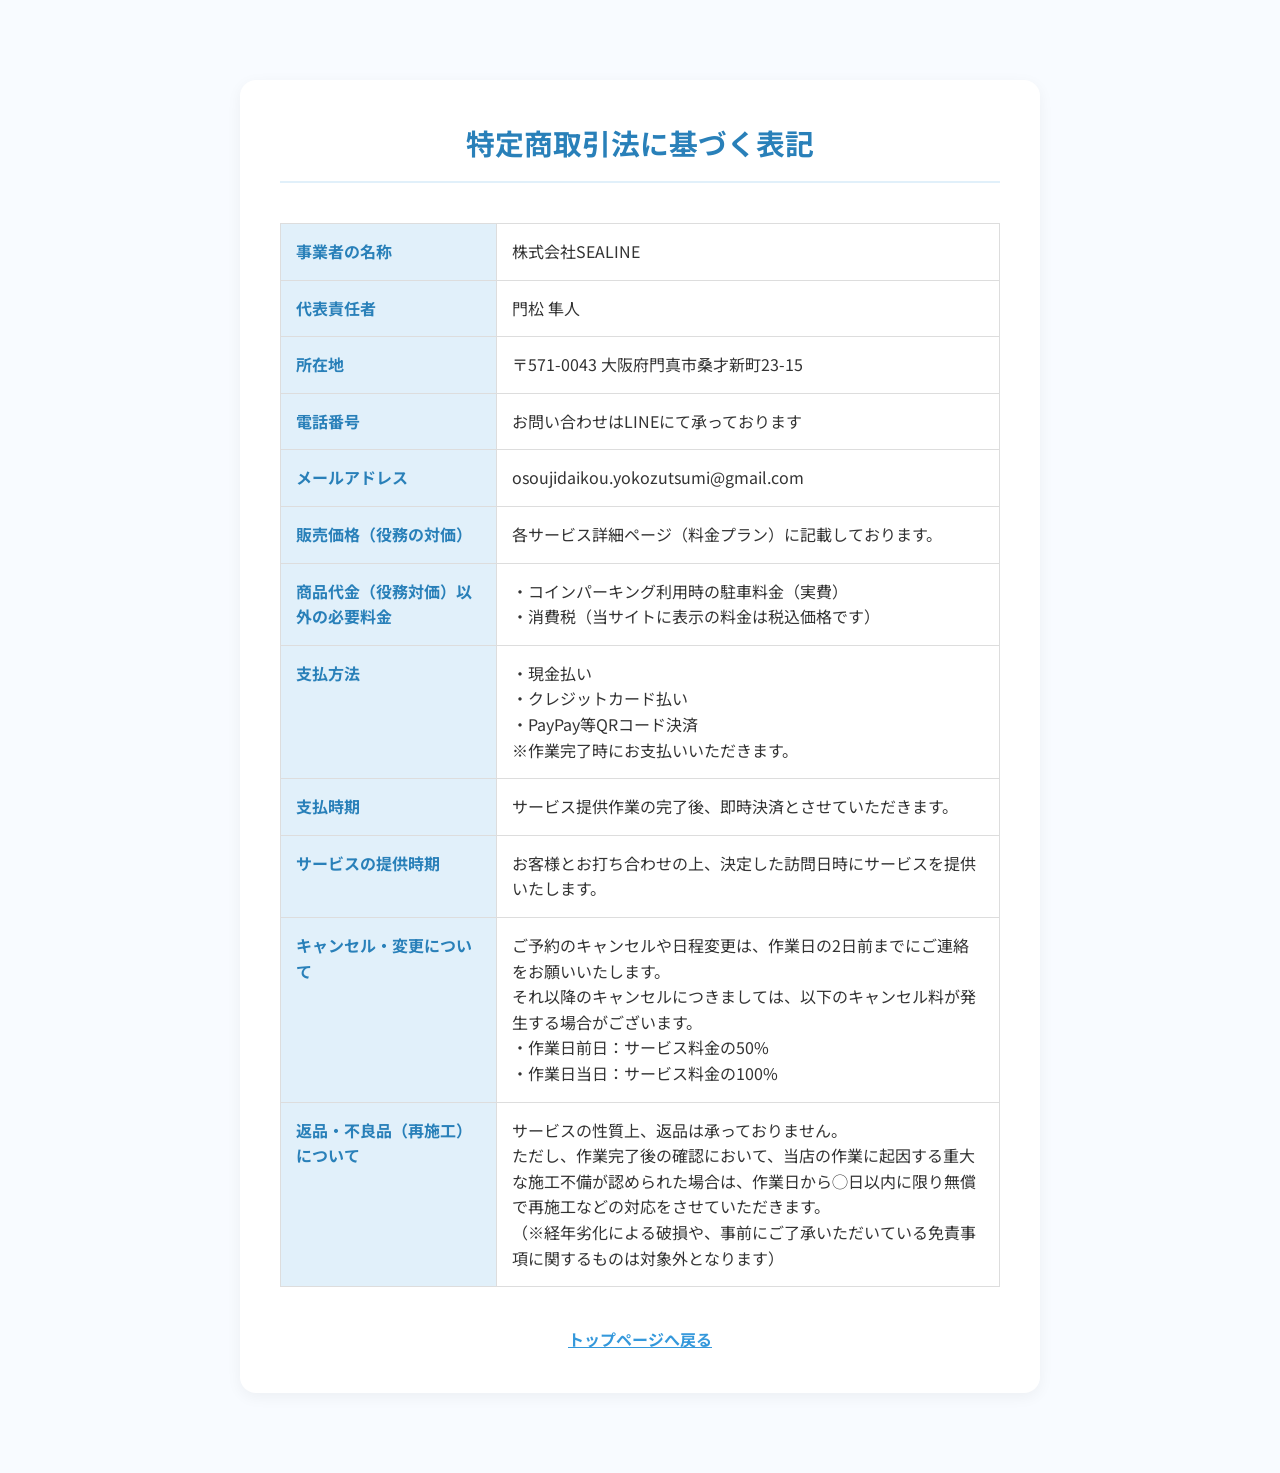
<file: tokushoho.html>
<!DOCTYPE html>
<html lang="ja">

<head>
    <meta charset="UTF-8">
    <meta name="viewport" content="width=device-width, initial-scale=1.0">
    <title>特定商取引法に基づく表記 | エアコン掃除のカジラク</title>
    <meta name="robots" content="noindex, nofollow">
    <!-- Google Fonts -->
    <link rel="preconnect" href="https://fonts.googleapis.com">
    <link rel="preconnect" href="https://fonts.gstatic.com" crossorigin>
    <link href="https://fonts.googleapis.com/css2?family=Noto+Sans+JP:wght@400;500;700;900&display=swap"
        rel="stylesheet">
    <link rel="stylesheet" href="style.css">
    <style>
        .law-section {
            padding: 80px 0;
            background-color: var(--color-bg);
        }

        .law-container {
            max-width: 800px;
            margin: 0 auto;
            background-color: var(--color-white);
            padding: 40px;
            border-radius: var(--radius-md);
            box-shadow: var(--shadow-card);
        }

        .law-title {
            text-align: center;
            font-size: 1.8rem;
            margin-bottom: 40px;
            color: var(--color-main-dark);
            border-bottom: 2px solid var(--color-main-light);
            padding-bottom: 15px;
        }

        .law-table {
            width: 100%;
            border-collapse: collapse;
            margin-bottom: 30px;
        }

        .law-table th,
        .law-table td {
            padding: 15px;
            border: 1px solid var(--color-border);
            text-align: left;
            vertical-align: top;
        }

        .law-table th {
            width: 30%;
            background-color: var(--color-main-light);
            font-weight: bold;
            color: var(--color-main-dark);
        }

        @media (max-width: 768px) {
            .law-table th,
            .law-table td {
                display: block;
                width: 100%;
            }

            .law-table th {
                background-color: var(--color-main-light);
                border-bottom: none;
            }

            .law-table td {
                margin-bottom: 10px;
            }
        }

        .back-link {
            display: block;
            text-align: center;
            margin-top: 40px;
        }

        .back-link a {
            color: var(--color-main);
            text-decoration: underline;
            font-weight: bold;
        }
    </style>
</head>

<body>

    <main class="law-section">
        <div class="law-container">
            <h1 class="law-title">特定商取引法に基づく表記</h1>

            <table class="law-table">
                <tbody>
                    <tr>
                        <th>事業者の名称</th>
                        <td>株式会社SEALINE</td>
                    </tr>
                    <tr>
                        <th>代表責任者</th>
                        <td>門松 隼人</td>
                    </tr>
                    <tr>
                        <th>所在地</th>
                        <td>〒571-0043 大阪府門真市桑才新町23-15</td>
                    </tr>
                    <tr>
                        <th>電話番号</th>
                        <td>お問い合わせはLINEにて承っております</td>
                    </tr>
                    <tr>
                        <th>メールアドレス</th>
                        <td>osoujidaikou.yokozutsumi@gmail.com</td>
                    </tr>
                    <tr>
                        <th>販売価格（役務の対価）</th>
                        <td>各サービス詳細ページ（料金プラン）に記載しております。</td>
                    </tr>
                    <tr>
                        <th>商品代金（役務対価）以外の必要料金</th>
                        <td>
                            ・コインパーキング利用時の駐車料金（実費）<br>
                            ・消費税（当サイトに表示の料金は税込価格です）
                        </td>
                    </tr>
                    <tr>
                        <th>支払方法</th>
                        <td>
                            ・現金払い<br>
                            ・クレジットカード払い<br>
                            ・PayPay等QRコード決済<br>
                            ※作業完了時にお支払いいただきます。
                        </td>
                    </tr>
                    <tr>
                        <th>支払時期</th>
                        <td>サービス提供作業の完了後、即時決済とさせていただきます。</td>
                    </tr>
                    <tr>
                        <th>サービスの提供時期</th>
                        <td>お客様とお打ち合わせの上、決定した訪問日時にサービスを提供いたします。</td>
                    </tr>
                    <tr>
                        <th>キャンセル・変更について</th>
                        <td>
                            ご予約のキャンセルや日程変更は、作業日の2日前までにご連絡をお願いいたします。<br>
                            それ以降のキャンセルにつきましては、以下のキャンセル料が発生する場合がございます。<br>
                            ・作業日前日：サービス料金の50%<br>
                            ・作業日当日：サービス料金の100%<br>
                        </td>
                    </tr>
                    <tr>
                        <th>返品・不良品（再施工）について</th>
                        <td>
                            サービスの性質上、返品は承っておりません。<br>
                            ただし、作業完了後の確認において、当店の作業に起因する重大な施工不備が認められた場合は、作業日から◯日以内に限り無償で再施工などの対応をさせていただきます。<br>
                            （※経年劣化による破損や、事前にご了承いただいている免責事項に関するものは対象外となります）
                        </td>
                    </tr>
                </tbody>
            </table>

            <div class="back-link">
                <a href="index.html">トップページへ戻る</a>
            </div>
        </div>
    </main>

</body>

</html>
</file>
<file: style.css>
/* =========================================================================
   RESET & BASE VARIABLES
   ========================================================================= */
*,
*::before,
*::after {
    box-sizing: border-box;
    margin: 0;
    padding: 0;
}

:root {
    /* Color Palette */
    --color-white: #ffffff;
    --color-bg: #f8fbff;
    /* 爽やかなごく薄い青みのある白 */
    --color-main: #3498db;
    /* 爽やかなメインの青 */
    --color-main-light: #e1f0fa;
    /* 薄い青 */
    --color-main-dark: #2980b9;
    /* 濃い青 */
    --color-accent: #ff9800;
    /* 目立たせるオレンジ（CTAなど） */
    --color-accent-hover: #e68a00;
    --color-text: #333333;
    --color-text-light: #666666;
    --color-red: #e74c3c;
    /* 警告色 */
    --color-green: #06C755;
    /* LINEグリーン */
    --color-green-hover: #05b04b;
    --color-border: #dddddd;

    /* Typography */
    --font-base: 'Noto Sans JP', sans-serif;

    /* Spacing */
    --space-sm: 8px;
    --space-md: 16px;
    --space-lg: 32px;
    --space-xl: 64px;

    /* Effects */
    --shadow-card: 0 4px 15px rgba(0, 0, 0, 0.05);
    --shadow-float: 0 10px 25px rgba(0, 0, 0, 0.15);
    --radius-sm: 8px;
    --radius-md: 16px;
    --radius-lg: 24px;
    --radius-round: 50px;
}

/* =========================================================================
   GLOBAL STYLES
   ========================================================================= */
body {
    font-family: var(--font-base);
    color: var(--color-text);
    background-color: var(--color-bg);
    line-height: 1.6;
    font-size: 16px;
    -webkit-font-smoothing: antialiased;
    overflow-x: hidden;
}

img {
    max-width: 100%;
    height: auto;
    display: block;
}

a {
    text-decoration: none;
    color: var(--color-main);
    transition: all 0.3s ease;
}

.container {
    width: 100%;
    max-width: 800px;
    /* スマホファーストかつPCでも読みやすい幅 */
    margin: 0 auto;
    padding: 0 20px;
}

.section {
    padding: var(--space-xl) 0;
}

/* ユーティリティクラス */
.text-center {
    text-align: center;
}

.text-bold {
    font-weight: 700;
}

.text-red {
    color: var(--color-red);
}

.text-large {
    font-size: 2.5rem;
    font-weight: 900;
}

.text-orange {
    color: var(--color-accent);
}

.highlight {
    background: linear-gradient(transparent 60%, #ffff99 60%);
    font-weight: 900;
}

.highlight-blue {
    background: linear-gradient(transparent 60%, var(--color-main-light) 60%);
    font-weight: 900;
}

/* ボタン共通 */
.btn {
    display: inline-flex;
    align-items: center;
    justify-content: center;
    padding: 16px 32px;
    border-radius: var(--radius-round);
    font-weight: 700;
    text-align: center;
    cursor: pointer;
    transition: transform 0.2s, box-shadow 0.2s;
    box-shadow: 0 4px 10px rgba(0, 0, 0, 0.1);
    word-break: keep-all;
}

.btn:hover {
    transform: translateY(-2px);
    box-shadow: 0 6px 15px rgba(0, 0, 0, 0.15);
}

.btn-main {
    background-color: var(--color-green);
    color: var(--color-white);
    font-size: 1.2rem;
}

.btn-main:hover {
    background-color: var(--color-green-hover);
    color: var(--color-white);
}

/* インスタグラム用ボタン */
.btn-insta {
    background: linear-gradient(45deg, #f09433 0%, #e6683c 25%, #dc2743 50%, #cc2366 75%, #bc1888 100%);
    color: var(--color-white);
    font-size: 1.1rem;
    box-shadow: 0 4px 15px rgba(220, 39, 67, 0.3);
}

.btn-insta:hover {
    background: linear-gradient(45deg, #e6683c 0%, #dc2743 25%, #cc2366 50%, #bc1888 75%, #8e1069 100%);
    color: var(--color-white);
}

.btn-xl {
    font-size: 1.4rem;
    padding: 20px 40px;
    width: 100%;
    max-width: 400px;
    animation: pulse 2s infinite;
}

@keyframes pulse {
    0% {
        transform: scale(1);
    }

    50% {
        transform: scale(1.05);
    }

    100% {
        transform: scale(1);
    }
}

.btn-icon {
    margin-right: 8px;
    font-size: 1.3em;
}

/* プレースホルダー画像用 */
.placeholder-img {
    background: linear-gradient(135deg, #f5f7fa 0%, #c3cfe2 100%);
    display: flex;
    align-items: center;
    justify-content: center;
    color: var(--color-text-light);
    font-weight: bold;
    font-size: 1.2rem;
    border-radius: var(--radius-sm);
    box-shadow: inset 0 0 10px rgba(0, 0, 0, 0.05);
}

.placeholder-img::after {
    content: attr(data-text);
}

/* =========================================================================
   SECTIONS
   ========================================================================= */

/* ファーストビュー */
.fv {
    position: relative;
    padding: 0;
    background-color: var(--color-white);
}

/* 画像ラッパー（オーバーレイの基準） */
.fv-inner {
    position: relative;
    display: block;
    overflow: hidden;
}

.fv-img {
    width: 100%;
    height: auto;
    display: block;
}

/* 上からのグラデーションオーバーレイ */
.fv-inner::after {
    content: '';
    position: absolute;
    top: 0;
    left: 0;
    right: 0;
    height: 65%;
    background: linear-gradient(
        to bottom,
        rgba(26, 82, 118, 0.82) 0%,
        rgba(26, 82, 118, 0.4) 60%,
        rgba(26, 82, 118, 0) 100%
    );
    pointer-events: none;
}

/* テキストオーバーレイ */
.fv-overlay {
    position: absolute;
    top: 0;
    left: 0;
    right: 0;
    padding: 22px 20px 0;
    z-index: 1;
}

.fv-area-row {
    display: flex;
    gap: 8px;
    margin-bottom: 14px;
}

.fv-area-badge {
    background-color: var(--color-white);
    color: #1a5276;
    font-weight: 900;
    font-size: clamp(0.85rem, 3.5vw, 1.05rem);
    padding: 5px 18px;
    border-radius: var(--radius-round);
    letter-spacing: 0.05em;
    box-shadow: 0 2px 8px rgba(0, 0, 0, 0.15);
}

.fv-headline {
    color: var(--color-white);
    font-size: clamp(2rem, 9vw, 3.2rem);
    font-weight: 900;
    line-height: 1.3;
    letter-spacing: 0.02em;
    text-shadow: 0 2px 12px rgba(0, 0, 0, 0.25);
    margin-bottom: 10px;
}

.fv-sub {
    color: rgba(255, 255, 255, 0.92);
    font-size: clamp(0.8rem, 3.2vw, 1rem);
    font-weight: 700;
    text-shadow: 0 1px 4px rgba(0, 0, 0, 0.3);
}

/* 画像下のCTAエリア */
.fv-cta-area {
    background-color: var(--color-white);
    padding: 20px 20px 26px;
    text-align: center;
    border-bottom: 1px solid var(--color-border);
}

.fv-cta-note {
    font-size: 0.95rem;
    color: var(--color-red);
    font-weight: 700;
    margin-bottom: 14px;
}

/* 共通セクションタイトル */
.section-title {
    text-align: center;
    font-size: 1.8rem;
    margin-bottom: 40px;
    font-weight: 900;
    position: relative;
    padding-bottom: 15px;
}

.section-title::after {
    content: '';
    position: absolute;
    bottom: 0;
    left: 0;
    width: 100%;
    height: 4px;
    background-color: var(--color-main);
    border-radius: 2px;
}

/* 共感セクション */
.empathy {
    background-color: var(--color-white);
}

.empathy-list {
    list-style: none;
    max-width: 500px;
    margin: 0 auto 30px;
}

.empathy-list li {
    font-size: 1.2rem;
    margin-bottom: 15px;
    padding: 15px 20px;
    background-color: var(--color-main-light);
    border-radius: var(--radius-sm);
    display: flex;
    align-items: center;
}

.check-icon {
    color: var(--color-main);
    font-weight: 900;
    margin-right: 15px;
    font-size: 1.4rem;
    flex-shrink: 0;
}

.empathy-conclusion {
    text-align: center;
    background-color: #ffeaea;
    padding: 30px;
    border-radius: var(--radius-md);
    border-left: 5px solid var(--color-red);
}

.warning-text {
    font-size: 1.3rem;
    font-weight: 900;
    margin-bottom: 10px;
}

/* Before/After (Swiper スライドショー) */
.beforeAfterSwiper {
    width: 100%;
    max-width: 600px; /* PCで見ても大きすぎないサイズに */
    margin: 0 auto;
    border-radius: var(--radius-md);
    box-shadow: var(--shadow-float);
    overflow: hidden;
    background-color: var(--color-white);
    padding-bottom: 40px; /* ページネーション（ドット）用の余白 */
}

.swiper-slide {
    text-align: center;
    background: #fff;
    display: flex;
    flex-direction: column;
    justify-content: center;
    align-items: center;
}

.slide-image {
    width: 100%;
    height: auto;
    aspect-ratio: 4/3;
    object-fit: cover;
}

.slide-caption {
    font-size: 1.2rem;
    padding: 15px;
    margin: 0;
    width: 100%;
}

/* Swiperのボタン色を青に変更 */
.swiper-button-next,
.swiper-button-prev {
    color: var(--color-main);
    transform: scale(0.6); /* 矢印を少し小さめに */
}

/* ページネーションの色を青に変更 */
.swiper-pagination-bullet-active {
    background-color: var(--color-main) !important;
}

/* 特徴セクション */
.features {
    background-color: var(--color-white);
}

.feature-grid {
    display: grid;
    grid-template-columns: 1fr;
    gap: 20px;
}

.feature-card {
    background-color: var(--color-white);
    padding: 30px 20px;
    border-radius: var(--radius-md);
    box-shadow: var(--shadow-card);
    position: relative;
    border-top: 5px solid var(--color-main);
}

.feature-num {
    position: absolute;
    top: -20px;
    left: 20px;
    background-color: var(--color-main);
    color: var(--color-white);
    font-size: 1.5rem;
    font-weight: 900;
    width: 50px;
    height: 50px;
    display: flex;
    align-items: center;
    justify-content: center;
    border-radius: 50%;
    font-family: Arial, sans-serif;
}

.feature-card h3 {
    margin: 15px 0 10px;
    font-size: 1.3rem;
    color: var(--color-main-dark);
}

.feature-img {
    width: 100%;
    height: auto;
    border-radius: var(--radius-sm);
    margin-top: 20px;
    display: block;
}

.feature-img-zoom {
    height: 200px;
    object-fit: cover;
    object-position: center 60%;
}

/* 口コミスライドショー */
.reviewSwiper {
    width: 100%;
    margin: 0 auto 30px;
    border-radius: var(--radius-md);
    box-shadow: var(--shadow-float);
    overflow: hidden;
    padding-bottom: 40px;
}

.review-slide-img {
    width: 100%;
    height: auto;
    display: block;
}

/* お客様の声 */
.voice-card {
    background-color: var(--color-white);
    padding: 25px;
    border-radius: var(--radius-md);
    box-shadow: var(--shadow-card);
    margin-bottom: 20px;
}

.voice-header {
    display: flex;
    justify-content: space-between;
    margin-bottom: 15px;
    border-bottom: 1px dashed var(--color-border);
    padding-bottom: 10px;
}

.voice-user {
    font-weight: bold;
    color: var(--color-main-dark);
}

.voice-stars {
    color: #f1c40f;
    letter-spacing: 2px;
}

.voice-title {
    font-size: 1.1rem;
    margin-bottom: 10px;
}

/* 料金プラン */
.pricing {
    background-color: var(--color-white);
}

.price-note {
    font-size: 0.9rem;
    color: var(--color-text-light);
}

/* プランカード（新デザイン） */
.plan-cards {
    display: flex;
    flex-direction: column;
    gap: 70px;
}

.plan-card {
    border: 2px solid var(--color-border);
    border-radius: var(--radius-md);
    background-color: var(--color-white);
    position: relative;
    box-shadow: var(--shadow-card);
}

.plan-card-premium {
    border-color: var(--color-main);
}

.plan-img {
    width: 100%;
    height: 220px;
    object-fit: cover;
    display: block;
    border-radius: var(--radius-md) var(--radius-md) 0 0;
}

.plan-body {
    padding: 28px 20px 40px;
}

.plan-name {
    font-size: 1.8rem;
    font-weight: 900;
    text-align: center;
    margin-bottom: 6px;
}

.plan-sub {
    text-align: center;
    color: var(--color-text-light);
    font-size: 0.95rem;
    margin-bottom: 24px;
}

.plan-prices {
    text-align: center;
    margin-bottom: 24px;
}

.plan-prices p {
    font-size: 1.1rem;
    margin-bottom: 6px;
}

.plan-prices strong {
    font-size: 1.6rem;
    font-weight: 900;
}

.plan-features {
    list-style: none;
}

.plan-features li {
    display: flex;
    justify-content: space-between;
    align-items: center;
    padding: 14px 12px;
    border-bottom: 1px solid var(--color-border);
    font-size: 1rem;
}

.plan-features li:first-child {
    border-top: 1px solid var(--color-border);
}

.plan-features li:nth-child(odd) {
    background-color: var(--color-bg);
}

.mark-circle {
    color: var(--color-main);
    font-size: 1.2rem;
    font-weight: bold;
    flex-shrink: 0;
}

.mark-double-circle {
    color: var(--color-main);
    font-size: 1.2rem;
    font-weight: bold;
    flex-shrink: 0;
}

.mark-cross {
    color: #aaa;
    font-size: 1.1rem;
    flex-shrink: 0;
}

.plan-badge {
    position: absolute;
    bottom: -36px;
    left: 50%;
    transform: translateX(-50%);
    width: 72px;
    height: 72px;
    border-radius: 50%;
    display: flex;
    align-items: center;
    justify-content: center;
    font-size: 0.85rem;
    font-weight: 900;
    z-index: 1;
    white-space: nowrap;
}

.plan-badge-standard {
    background-color: var(--color-white);
    border: 2px solid var(--color-main);
    color: var(--color-main);
}

.plan-badge-premium {
    background-color: var(--color-main);
    border: 2px solid var(--color-main);
    color: var(--color-white);
}

.offer-box {
    background-color: #fff3e0;
    /* 薄いオレンジ */
    border: 3px dashed var(--color-accent);
    border-radius: var(--radius-md);
    padding: 30px;
    text-align: center;
    margin-top: 30px;
}

.offer-label {
    display: inline-block;
    background-color: var(--color-red);
    color: var(--color-white);
    padding: 5px 15px;
    border-radius: var(--radius-round);
    font-weight: bold;
    margin-bottom: 15px;
}

.offer-desc {
    font-weight: bold;
    margin-bottom: 20px;
    line-height: 1.8;
}

/* FAQ */
.faq-item {
    background-color: var(--color-white);
    border-radius: var(--radius-sm);
    box-shadow: var(--shadow-card);
    margin-bottom: 15px;
    overflow: hidden;
}

.faq-q {
    padding: 20px;
    background-color: var(--color-main-light);
    font-size: 1.1rem;
    display: flex;
    align-items: flex-start;
}

.faq-q span {
    color: var(--color-main);
    font-weight: 900;
    font-size: 1.3rem;
    margin-right: 15px;
    font-family: Arial, sans-serif;
}

.faq-a {
    padding: 20px;
    display: flex;
    align-items: flex-start;
}

.faq-a span {
    color: var(--color-accent);
    font-weight: 900;
    font-size: 1.3rem;
    margin-right: 15px;
    font-family: Arial, sans-serif;
}

/* 対応エリア */
.area {
    background-color: var(--color-white);
}

.area-block {
    background-color: var(--color-bg);
    border-radius: var(--radius-sm);
    padding: 20px;
    margin-bottom: 16px;
}

.area-pref {
    font-size: 1.1rem;
    font-weight: 900;
    color: var(--color-main-dark);
    margin-bottom: 10px;
    padding-bottom: 8px;
    border-bottom: 2px solid var(--color-main-light);
}

.area-list {
    font-size: 0.95rem;
    line-height: 2;
    color: var(--color-text);
}

.area-note {
    text-align: center;
    font-size: 0.9rem;
    color: var(--color-text-light);
    margin-top: 8px;
}

/* スタッフ */
.staff {
    background-color: var(--color-white);
}

.staff-photo {
    width: 250px;
    height: 250px;
    border-radius: 50%;
    margin: 0 auto 20px;
    border: 5px solid var(--color-main-light);
    object-fit: cover;
    object-position: 100% top;
    /* さらに大幅に寄せて右側の人物が切れないようにする調整 */
}

.staff-msg {
    font-weight: bold;
    font-size: 1.1rem;
}

/* 予約の流れ */
.flow {
    background-color: var(--color-main-light);
}

.flow-lead {
    text-align: center;
    font-size: 1.1rem;
    margin-bottom: 36px;
    color: var(--color-text-light);
}

.flow-steps {
    display: flex;
    flex-direction: column;
    align-items: center;
    gap: 0;
}

.flow-step {
    background-color: var(--color-white);
    border-radius: var(--radius-md);
    padding: 28px 24px;
    width: 100%;
    max-width: 480px;
    text-align: center;
    box-shadow: var(--shadow-card);
}

.flow-num {
    background: linear-gradient(135deg, var(--color-main), var(--color-main-dark));
    color: var(--color-white);
    font-size: 2rem;
    font-weight: 900;
    width: 70px;
    height: 70px;
    border-radius: 50%;
    display: flex;
    align-items: center;
    justify-content: center;
    margin: 0 auto 16px;
    box-shadow: 0 4px 12px rgba(52, 152, 219, 0.4);
    font-family: Arial, sans-serif;
}

.flow-icon {
    font-size: 6rem;
    margin-bottom: 10px;
    margin-top: 8px;
}

.flow-title {
    font-size: 1.2rem;
    font-weight: 900;
    margin-bottom: 8px;
    color: var(--color-main-dark);
}

.flow-desc {
    font-size: 0.95rem;
    color: var(--color-text-light);
    line-height: 1.7;
}

.flow-arrow {
    font-size: 1.5rem;
    color: var(--color-main);
    padding: 10px 0;
}

/* クロージング */
.closing {
    background-color: var(--color-main-light);
    padding: 60px 0;
}

.closing-title {
    font-size: 2rem;
    font-weight: 900;
    color: var(--color-main-dark);
    margin-bottom: 15px;
}

.closing-desc {
    margin-bottom: 30px;
    font-size: 1.1rem;
}

.closing-offer {
    background-color: var(--color-white);
    display: inline-block;
    padding: 15px 30px;
    border-radius: var(--radius-round);
    border: 2px solid var(--color-accent);
    color: var(--color-accent);
    margin-bottom: 30px;
}

.btn-note {
    font-size: 0.8rem;
    margin-top: 15px;
    color: var(--color-text-light);
}

/* フッター */
.footer {
    background-color: var(--color-text);
    color: var(--color-white);
    text-align: center;
    padding: 30px 0;
}

.footer-links {
    margin-top: 15px;
}

.footer-links a {
    color: var(--color-white);
    text-decoration: underline;
    margin: 0 10px;
    font-size: 0.9rem;
}

/* 追従CTA */
.floating-cta {
    position: fixed;
    bottom: 15px;
    left: 0;
    right: 0;
    margin: 0 auto;
    width: 75%;
    max-width: 260px;
    background-color: var(--color-green);
    color: var(--color-white);
    text-align: center;
    padding: 6px 5px;
    z-index: 100;
    display: block;
    box-shadow: 0 4px 10px rgba(0, 0, 0, 0.2);
    border-radius: var(--radius-round);
    border: 2px solid var(--color-white);
    animation: floating-bounce 2s infinite;
}

@keyframes floating-bounce {
    0%, 20%, 50%, 80%, 100% {
        transform: translateY(0);
    }
    40% {
        transform: translateY(-8px);
    }
    60% {
        transform: translateY(-4px);
    }
}

.floating-cta:hover {
    background-color: var(--color-green-hover);
    color: var(--color-white);
}

.cta-content {
    width: 100%;
}

.cta-badge {
    display: table;
    margin: 0 auto 2px;
    background-color: var(--color-white);
    color: var(--color-green);
    font-size: 0.65rem;
    font-weight: 900;
    padding: 2px 8px;
    border-radius: var(--radius-round);
}

.cta-text {
    display: inline-block;
    font-size: 1.0rem;
    font-weight: 900;
    margin-right: 4px;
    vertical-align: middle;
}

.cta-sub {
    display: inline-block;
    font-size: 0.7rem;
    font-weight: bold;
    vertical-align: middle;
}

/* コンテンツ下部に余白（追従CTAで隠れないように） */
body {
    padding-bottom: 70px;
}

/* =========================================================================
   MEDIA QUERIES (PC向けの調整)
   ========================================================================= */
@media (min-width: 768px) {
    .fv-copy {
        font-size: 2.5rem;
    }

    .fv-highlight-text {
        font-size: 4rem;
    }

    .text-large {
        font-size: 3.5rem;
    }

    .feature-grid {
        grid-template-columns: repeat(2, 1fr);
    }

    .price-card {
        padding: 30px;
    }

    .floating-cta {
        bottom: 30px;
        left: auto;
        right: 30px;
        margin: 0;
        width: auto;
        border-radius: var(--radius-round);
        padding: 15px 30px;
        box-shadow: var(--shadow-float);
        border: none;
        animation: none;
    }

    body {
        padding-bottom: 0;
    }
}

/* 小さいスマホ向けの調整 */
@media (max-width: 430px) {
    .section-title {
        font-size: 1.4rem;
    }

    .empathy-list li {
        font-size: 1rem;
    }

    .warning-text {
        font-size: 1.1rem;
    }

    .empathy-conclusion {
        padding: 20px 15px;
    }
}
</file>
